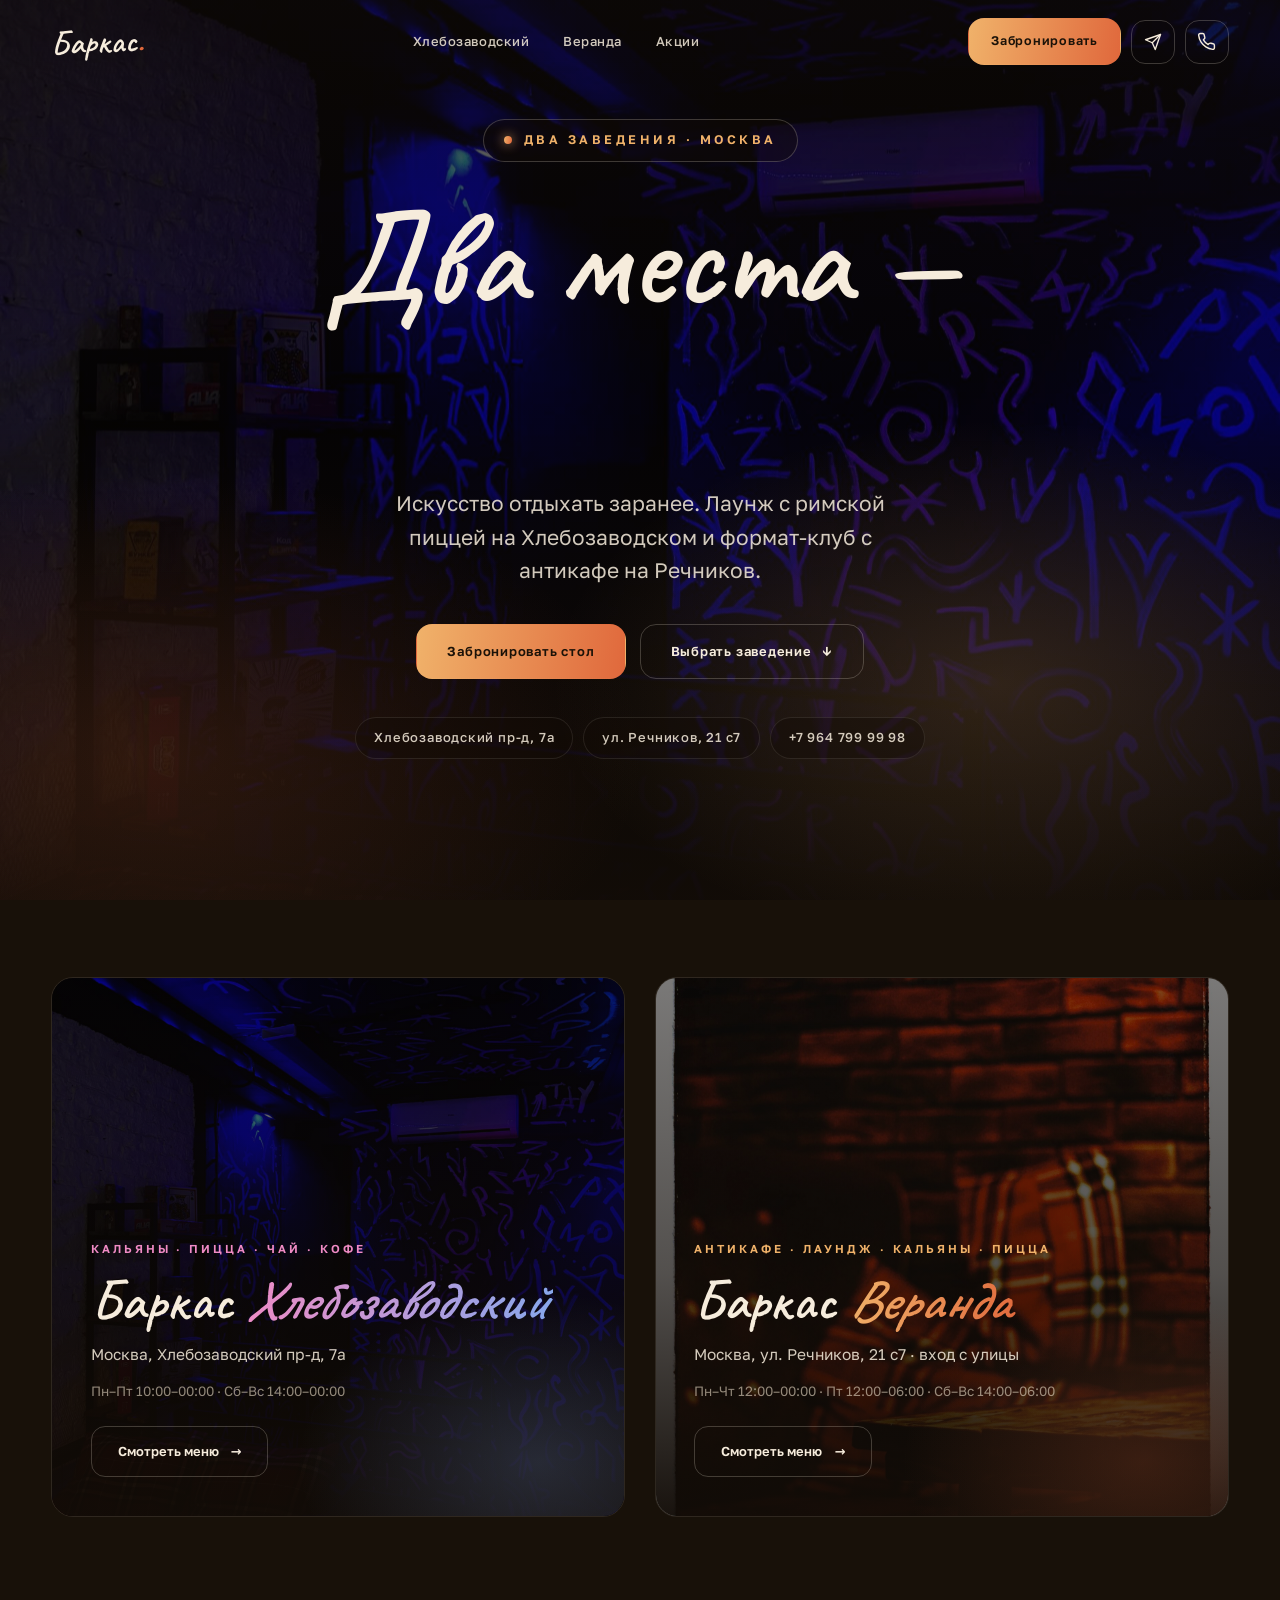
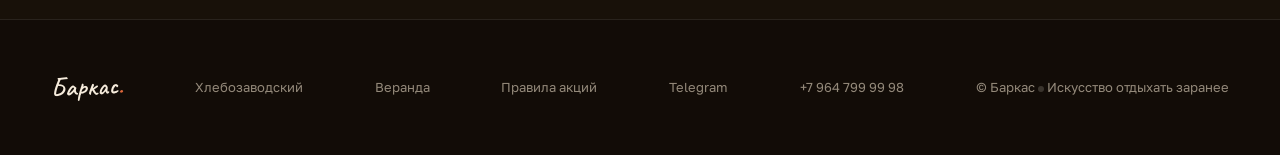
<file: index.html>
<!DOCTYPE html>
<html lang="ru">
<head>
<meta charset="UTF-8">
<meta name="viewport" content="width=device-width, initial-scale=1.0">
<title>Баркас — сеть заведений | Хлебозаводский и Веранда</title>
<meta name="description" content="Баркас — искусство отдыхать заранее. Два заведения в Москве: Баркас Хлебозаводский (Хлебозаводский пр-д, 7а) и Баркас Веранда (ул. Речников, 21 с7).">
<meta name="theme-color" content="#120c07">
<meta property="og:title" content="Баркас — два места, одна философия">
<meta property="og:description" content="Лаунж с римской пиццей на Хлебозаводском и формат-клуб с антикафе на Речников. Бронь: +7 964 799 99 98">
<meta property="og:type" content="website">
<meta property="og:locale" content="ru_RU">
<meta property="og:image" content="https://barkas-menu.surge.sh/barkas_files/hero.jpg">
<link rel="icon" href='data:image/svg+xml,<svg xmlns="http://www.w3.org/2000/svg" viewBox="0 0 64 64"><rect width="64" height="64" rx="16" fill="%23181109"/><text x="32" y="46" font-family="Comic Sans MS,cursive" font-size="30" fill="%23f0b26a" text-anchor="middle">Б.</text></svg>'>
<link rel="preload" as="image" href="barkas_files/hero.jpg">
<link rel="stylesheet" href="fonts/gf-local.css">
<link rel="stylesheet" href="assets/site.css?v=20261103">
</head>
<body>

<a class="skip-link" href="#venues">К выбору заведения</a>

<header class="header" id="header">
  <div class="header__in">
    <a class="logo" href="index.html">Баркас<span>.</span></a>
    <nav class="nav" id="nav" aria-label="Заведения">
      <a href="barkas.html">Хлебозаводский</a>
      <a href="barkas-veranda.html">Веранда</a>
      <a href="promos.html">Акции</a>
    </nav>
    <div class="header__actions">
      <a class="btn btn--solid header__book" href="#" data-open="bookModal" style="padding:12px 22px;font-size:12.5px"><span>Забронировать</span></a>
      <button class="icon-btn" id="tgBtn" aria-haspopup="true" aria-expanded="false" aria-label="Telegram">
        <svg width="18" height="18" viewBox="0 0 24 24" fill="none" stroke="currentColor" stroke-width="1.8" stroke-linecap="round" stroke-linejoin="round"><path d="M22 2 15 22l-4-9-9-4 20-7z"/><path d="M22 2 11 13"/></svg>
      </button>
      <div class="tg-pop" id="tgPop" role="menu">
        <p class="tg-pop__title">Выберите, куда зайти</p>
        <a href="https://t.me/BarkasLounge" target="_blank" rel="noopener" role="menuitem">
          <svg width="20" height="20" viewBox="0 0 24 24" fill="none" stroke="currentColor" stroke-width="1.8" stroke-linecap="round" stroke-linejoin="round"><path d="M17 21v-2a4 4 0 0 0-4-4H5a4 4 0 0 0-4 4v2"/><circle cx="9" cy="7" r="4"/><path d="M23 21v-2a4 4 0 0 0-3-3.87"/><path d="M16 3.13a4 4 0 0 1 0 7.75"/></svg>
          <span><b>Канал Баркас</b><small>Анонсы и новости</small></span>
        </a>
        <a href="https://t.me/Barkaslounge_bot" target="_blank" rel="noopener" role="menuitem">
          <svg width="20" height="20" viewBox="0 0 24 24" fill="none" stroke="currentColor" stroke-width="1.8" stroke-linecap="round" stroke-linejoin="round"><path d="M12 8V4H8"/><rect x="4" y="8" width="16" height="12" rx="2"/><path d="M2 14h2"/><path d="M20 14h2"/><path d="M15 13v2"/><path d="M9 13v2"/></svg>
          <span><b>Бот @Barkaslounge_bot</b><small>Бронь стола и связь с нами</small></span>
        </a>
      </div>
      <a class="icon-btn" href="tel:+79647999998" aria-label="Позвонить"><svg width="19" height="19" viewBox="0 0 24 24" fill="none" stroke="currentColor" stroke-width="1.8" stroke-linecap="round" stroke-linejoin="round"><path d="M22 16.92v3a2 2 0 0 1-2.18 2 19.79 19.79 0 0 1-8.63-3.07 19.5 19.5 0 0 1-6-6 19.79 19.79 0 0 1-3.07-8.67A2 2 0 0 1 4.11 2h3a2 2 0 0 1 2 1.72c.127.96.361 1.903.7 2.81a2 2 0 0 1-.45 2.11L8.09 9.91a16 16 0 0 0 6 6l1.27-1.27a2 2 0 0 1 2.11-.45c.907.339 1.85.573 2.81.7A2 2 0 0 1 22 16.92z"/></svg></a>
      <button class="burger" id="burger" aria-label="Меню" aria-expanded="false"><span></span></button>
    </div>
  </div>
</header>

<main id="top">

  <section class="hero hero--center">
    <div class="hero__bg" data-parallax="0.16" role="presentation" style="background-image:url('barkas_files/hero.jpg')"></div>
    <div class="hero__veil" role="presentation"></div>
    <div class="hero__in">
      <p class="hero__eyebrow">Два заведения · Москва</p>
      <h1 class="hero__title"><span data-split>Два места —</span><br><em data-split>одна философия</em></h1>
      <p class="hero__sub">Искусство отдыхать заранее. Лаунж с римской пиццей на Хлебозаводском и формат-клуб с антикафе на Речников.</p>
      <div class="hero__cta">
        <a class="btn btn--solid" href="#" data-open="bookModal"><span>Забронировать стол</span></a>
        <a class="btn btn--ghost" href="#venues"><span>Выбрать заведение</span><i>↓</i></a>
      </div>
      <div class="hero__meta">
        <span>Хлебозаводский пр-д, 7а</span>
        <span>ул. Речников, 21 с7</span>
        <a href="tel:+79647999998">+7 964 799 99 98</a>
      </div>
    </div>
  </section>

  <section class="venues" id="venues">
    <a class="venue-card reveal" href="barkas.html">
      <div class="venue-card__bg" style="background-image:url('barkas_files/hero.jpg')" role="presentation"></div>
      <div class="venue-card__veil" role="presentation"></div>
      <div class="venue-card__body">
        <p class="venue-card__kind">Кальяны · Пицца · Чай · Кофе</p>
        <h2 class="venue-card__name">Баркас <em>Хлебозаводский</em></h2>
        <p class="venue-card__addr">Москва, Хлебозаводский пр-д, 7а</p>
        <p class="venue-card__hours">Пн–Пт 10:00–00:00 · Сб–Вс 14:00–00:00</p>
        <span class="venue-card__btn"><span>Смотреть меню</span><i>→</i></span>
      </div>
    </a>

    <a class="venue-card venue-card--vr reveal" href="barkas-veranda.html">
      <div class="venue-card__bg" style="background-image:url('barkas-veranda_files/v-hero.jpg')" role="presentation"></div>
      <div class="venue-card__veil" role="presentation"></div>
      <div class="venue-card__body">
        <p class="venue-card__kind">Антикафе · Лаундж · Кальяны · Пицца</p>
        <h2 class="venue-card__name">Баркас <em>Веранда</em></h2>
        <p class="venue-card__addr">Москва, ул. Речников, 21 с7 · вход с улицы</p>
        <p class="venue-card__hours">Пн–Чт 12:00–00:00 · Пт 12:00–06:00 · Сб–Вс 14:00–06:00</p>
        <span class="venue-card__btn"><span>Смотреть меню</span><i>→</i></span>
      </div>
    </a>
  </section>

</main>

<footer class="footer">
  <div class="footer__in">
    <a class="footer__logo" href="index.html">Баркас<span>.</span></a>
    <a href="barkas.html">Хлебозаводский</a>
    <a href="barkas-veranda.html">Веранда</a>
    <a href="promos.html">Правила акций</a>
    <a href="https://t.me/BarkasLounge" target="_blank" rel="noopener">Telegram</a>
    <a href="tel:+79647999998">+7 964 799 99 98</a>
    <p>© Баркас <span class="admin-dot" id="adminDot"></span> Искусство отдыхать заранее</p>
  </div>
</footer>

<div class="overlay" id="bookModal" role="dialog" aria-modal="true" aria-label="Бронирование стола">
  <div class="modal">
    <button class="modal__close" data-close aria-label="Закрыть">✕</button>
    <h3 class="modal__title">Бронь стола</h3>
    <p class="modal__sub">Подтвердим бронь по телефону</p>
    <div class="seg" id="bkSeg">
      <button type="button" class="active" data-mode="phone">По телефону</button>
      <button type="button" data-mode="form">Онлайн-форма</button>
    </div>
    <div id="bkPhoneView">
      <a class="btn btn--solid" style="width:100%" href="tel:+79647999998">Позвонить: +7 964 799 99 98</a>
      <p class="modal__note">Хлебозаводский: Пн–Пт 10:00–00:00, Сб–Вс 14:00–00:00. Веранда: Пн–Чт 12:00–00:00, Пт 12:00–06:00, Сб–Вс 14:00–06:00.</p>
    </div>
    <div id="bkFormView" style="display:none">
      <form id="bookForm" novalidate>
        <input class="hp" id="bkHp" tabindex="-1" autocomplete="off" aria-hidden="true">
        <div class="field">
          <label for="bkVenue">Заведение</label>
          <select id="bkVenue">
            <option value="khleb">Баркас Хлебозаводский · Хлебозаводский пр-д, 7а</option>
            <option value="veranda">Баркас Веранда · ул. Речников, 21 с7</option>
          </select>
        </div>
        <div class="field-row">
          <div class="field" id="bkDateF">
            <label for="bkDate">Дата</label>
            <input type="date" id="bkDate">
            <p class="err"></p>
          </div>
          <div class="field" id="bkTimeF">
            <label for="bkTime">Время</label>
            <select id="bkTime"></select>
            <p class="err"></p>
          </div>
        </div>
        <div class="field" id="bkNameF">
          <label for="bkName">Имя</label>
          <input id="bkName" type="text" autocomplete="name" placeholder="Как к вам обращаться">
          <p class="err"></p>
        </div>
        <div class="field" id="bkPhoneF">
          <label for="bkPhone">Телефон</label>
          <input id="bkPhone" type="tel" inputmode="tel" autocomplete="tel" placeholder="+7 (999) 123-45-67">
          <p class="err"></p>
        </div>
        <div class="field">
          <label for="bkGuests">Гостей</label>
          <div class="stepper">
            <button type="button" id="bkGuestsMinus" aria-label="Меньше">−</button>
            <output id="bkGuestsOut" aria-hidden="true">4</output>
            <button type="button" id="bkGuestsPlus" aria-label="Больше">+</button>
          </div>
          <input type="hidden" id="bkGuests" value="4">
        </div>
        <p class="form-msg" id="bookMsg"></p>
        <button class="btn btn--solid" type="submit" style="width:100%">Забронировать</button>
        <p class="modal__note">Мы позвоним вам для подтверждения брони.</p>
      </form>
    </div>
  </div>
</div>

<div class="overlay" id="loginModal" role="dialog" aria-modal="true" aria-label="Вход для сотрудников">
  <div class="modal">
    <button class="modal__close" data-close aria-label="Закрыть">✕</button>
    <h3 class="modal__title">Панель управления</h3>
    <p class="modal__sub">Доступ только для сотрудников</p>
    <form id="loginForm" novalidate>
      <div class="field">
        <label for="lgUser">Логин</label>
        <input id="lgUser" type="text" autocomplete="username">
      </div>
      <div class="field">
        <label for="lgPass">Пароль</label>
        <input id="lgPass" type="password" autocomplete="current-password">
      </div>
      <p class="form-msg" id="loginMsg"></p>
      <button class="btn btn--solid" type="submit" style="width:100%">Войти</button>
    </form>
  </div>
</div>

<div class="toast" role="status"></div>

<div class="mobilebar">
  <a class="btn btn--solid" href="#" data-open="bookModal"><span>Забронировать</span></a>
  <a class="btn btn--ghost" href="tel:+79647999998"><span>Позвонить</span></a>
</div>

<script src="assets/app.js?v=20261103"></script>

</body>
</html>
</file>
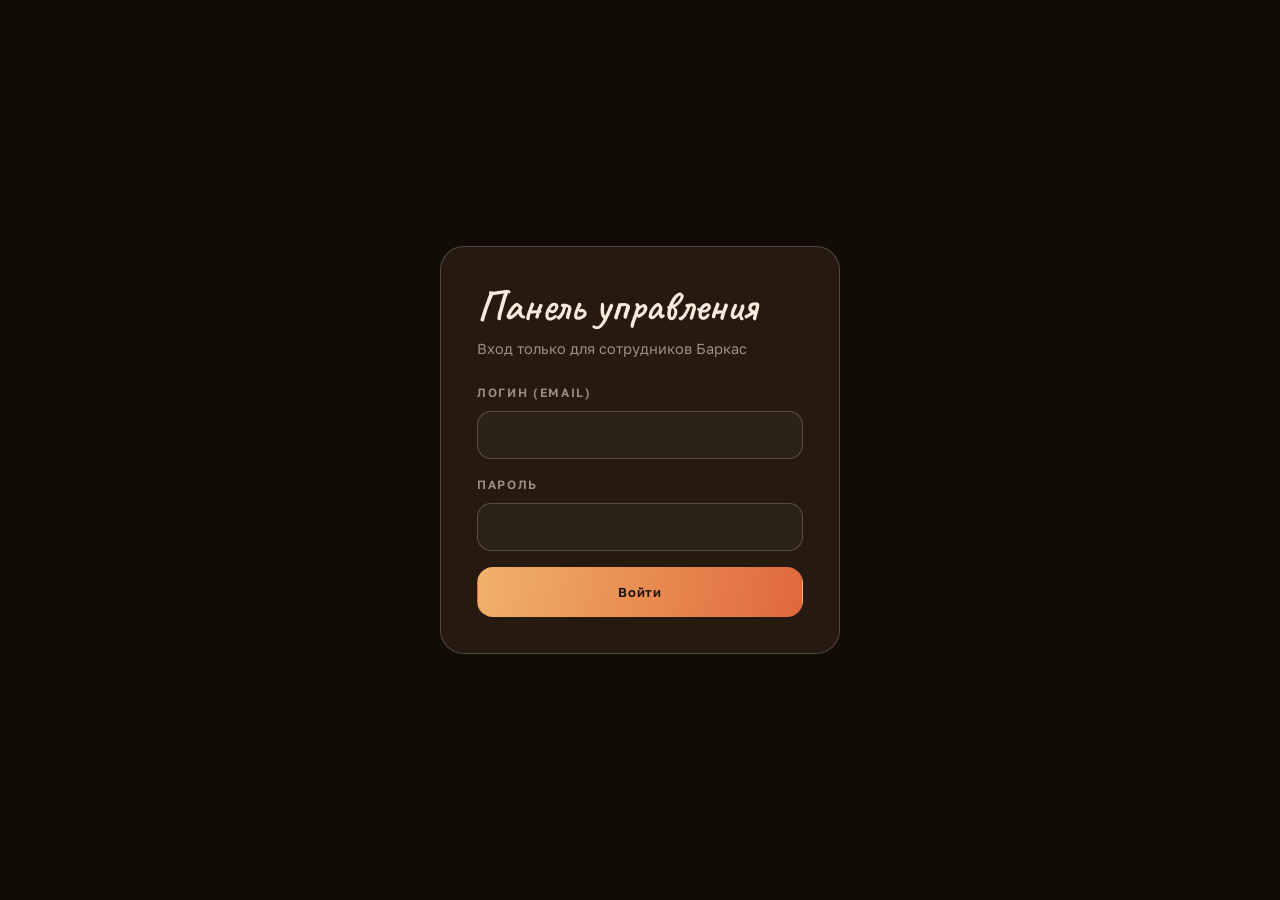
<file: admin.html>
<!DOCTYPE html>
<html lang="ru">
<head>
<meta charset="UTF-8">
<meta name="viewport" content="width=device-width, initial-scale=1.0">
<title>Панель управления — Баркас</title>
<meta name="robots" content="noindex, nofollow">
<meta name="theme-color" content="#120c07">
<link rel="stylesheet" href="fonts/gf-local.css">
<link rel="stylesheet" href="assets/site.css?v=20261103">
<style>
.admin-page{min-height:100vh;background:var(--bg-2)}
.admin-top{border-bottom:1px solid var(--line);background:var(--bg);padding:18px var(--offset-x);display:flex;align-items:center;justify-content:space-between;gap:16px;flex-wrap:wrap}
.admin-tabs{display:flex;gap:8px;flex-wrap:wrap;padding:16px var(--offset-x) 0;max-width:1280px;margin:0 auto}
.admin-tabs button{
  font-size:14px;font-weight:600;color:var(--muted);
  border:1px solid var(--line-strong);border-radius:12px;padding:11px 20px;
  transition:color .25s ease,border-color .25s ease,background .25s ease;
}
.admin-tabs button:hover{color:var(--cream)}
.admin-tabs button.active{background:var(--grad);color:#1b1208;border-color:transparent}
.admin-body{max-width:1280px;margin:0 auto;padding:24px var(--offset-x) 80px}
.panel{display:none}
.panel.active{display:block}
.row-list{border:1px solid var(--line);border-radius:var(--radius);overflow:hidden}
.row-item{
  display:flex;align-items:center;gap:14px;flex-wrap:wrap;
  padding:14px 18px;border-bottom:1px solid var(--line);
  background:var(--card);font-size:14.5px;
}
.row-item:last-child{border-bottom:0}
.row-item .grow{flex:1;min-width:180px}
.row-item small{color:var(--muted);display:block}
.mini{font-size:12.5px;font-weight:600;padding:8px 14px;border-radius:10px;border:1px solid var(--line-strong);color:var(--cream-soft);transition:color .2s ease,border-color .2s ease}
.mini:hover{color:var(--a1);border-color:var(--a1)}
.mini--warn:hover{color:#ffb59c;border-color:#e0683c}
.editor{margin-top:20px;border:1px solid var(--line-strong);border-radius:var(--radius);background:var(--card);padding:clamp(20px,2.5vw,32px)}
.editor h3{font-family:var(--font-display);font-weight:600;font-size:32px;margin-bottom:16px}
.grid2{display:grid;grid-template-columns:1fr 1fr;gap:0 16px}
.grid3{display:grid;grid-template-columns:repeat(3,1fr);gap:0 16px}
.check{display:flex;align-items:center;gap:10px;font-size:14.5px;color:var(--cream-soft);margin-bottom:16px}
.check input{width:18px;height:18px;accent-color:#e0683c}
.actions{display:flex;gap:12px;flex-wrap:wrap;margin-top:6px}
.gal-item{display:flex;gap:16px;align-items:flex-start;flex-wrap:wrap}
.gal-item img{width:110px;height:140px;object-fit:cover;border-radius:12px;border:1px solid var(--line)}
.gal-fields{display:flex;flex-direction:column;gap:10px;flex:1;min-width:220px}
.gal-fields .field{margin-bottom:0}
.bk-status{padding:5px 10px;border-radius:8px;font-size:12px;font-weight:600}
.st-new{background:rgba(240,178,106,.15);color:var(--a1)}
.st-confirmed{background:rgba(120,200,120,.15);color:#9fd69f}
.st-cancelled{background:rgba(224,104,60,.15);color:#ffb59c}
table{width:100%;border-collapse:collapse;font-size:14px}
th,td{text-align:left;padding:10px 12px;border-bottom:1px solid var(--line)}
th{color:var(--muted);font-size:11.5px;letter-spacing:.14em;text-transform:uppercase}
.login-wrap{min-height:100vh;display:flex;align-items:center;justify-content:center;padding:20px}
.login-wrap .modal{max-width:400px}
.hint{font-size:12.5px;color:var(--muted);margin-top:8px}
@media (max-width:720px){.grid2,.grid3{grid-template-columns:1fr}}
</style>
</head>
<body class="admin-page">

<div class="login-wrap" id="loginView">
  <div class="modal">
    <h3 class="modal__title">Панель управления</h3>
    <p class="modal__sub">Вход только для сотрудников Баркас</p>
    <form id="adminLoginForm" novalidate>
      <div class="field">
        <label for="alEmail">Логин (email)</label>
        <input id="alEmail" type="email" autocomplete="username">
      </div>
      <div class="field">
        <label for="alPass">Пароль</label>
        <input id="alPass" type="password" autocomplete="current-password">
      </div>
      <p class="form-msg" id="alMsg"></p>
      <button class="btn btn--solid" type="submit" style="width:100%">Войти</button>
    </form>
  </div>
</div>

<div id="appView" style="display:none">
  <div class="admin-top">
    <a class="logo" href="index.html">Баркас<span>.</span></a>
    <div style="display:flex;gap:10px;align-items:center;flex-wrap:wrap">
      <span style="font-size:13px;color:var(--muted)" id="whoami"></span>
      <button class="mini" id="btnLogout">Выйти</button>
    </div>
  </div>

  <div class="admin-tabs" id="tabs">
    <button data-tab="menu" class="active">Меню</button>
    <button data-tab="gallery">Галерея «Наш вайб»</button>
    <button data-tab="promos">Акции</button>
    <button data-tab="bookings">Брони</button>
    <button data-tab="settings" id="tabSettings" style="display:none">Настройки</button>
  </div>

  <div class="admin-body">

    <section class="panel active" id="tab-menu">
      <div style="display:flex;gap:10px;flex-wrap:wrap;margin-bottom:16px">
        <select id="fltVenue" class="field" style="width:auto;margin:0;padding:10px 14px">
          <option value="">Все площадки</option>
          <option value="khleb">Хлебозаводский</option>
          <option value="veranda">Веранда</option>
        </select>
        <select id="fltCat" class="field" style="width:auto;margin:0;padding:10px 14px">
          <option value="">Все категории</option>
          <option value="hookah">Кальяны</option>
          <option value="pizza">Пицца</option>
          <option value="tea">Чай</option>
          <option value="coffee">Кофе</option>
        </select>
        <button class="btn btn--solid" id="btnNewItem" style="padding:10px 20px">Добавить позицию</button>
      </div>
      <div class="row-list" id="menuList"></div>
      <div class="editor" id="menuEditor" style="display:none">
        <h3 id="mfHead">Позиция</h3>
        <input type="hidden" id="mf_id">
        <div class="grid2">
          <div class="field"><label>Название</label><input id="mf_name"></div>
          <div class="field"><label>Бейдж (Хит / Новинка, необязательно)</label><input id="mf_badge" placeholder="Хит"></div>
          <div class="field"><label>Площадка</label>
            <select id="mf_venue"><option value="khleb">Хлебозаводский</option><option value="veranda">Веранда</option><option value="both">Обе</option></select>
          </div>
          <div class="field"><label>Категория (шаблон)</label>
            <select id="mf_cat"><option value="hookah">Кальяны</option><option value="pizza">Пицца</option><option value="tea">Чай</option><option value="coffee">Кофе</option></select>
          </div>
        </div>
        <div class="field"><label>Описание</label><textarea id="mf_desc" rows="3"></textarea></div>
        <div class="grid3">
          <div class="field"><label>Цена, ₽</label><input id="mf_price" type="number" min="0" inputmode="numeric"></div>
          <div class="field mf-coffee"><label>Цена S, ₽</label><input id="mf_ps" type="number" min="0" inputmode="numeric"></div>
          <div class="field mf-coffee"><label>Цена M, ₽</label><input id="mf_pm" type="number" min="0" inputmode="numeric"></div>
        </div>
        <div class="grid3">
          <div class="field mf-coffee"><label>Цена L, ₽</label><input id="mf_pl" type="number" min="0" inputmode="numeric"></div>
          <div class="field"><label>Вес, г</label><input id="mf_weight" type="number" min="0" inputmode="numeric"></div>
          <div class="field"><label>Сортировка</label><input id="mf_sort" type="number" inputmode="numeric"></div>
        </div>
        <div class="grid3">
          <div class="field"><label>Ккал (на 100 г)</label><input id="mf_kcal" type="number" min="0" inputmode="numeric"></div>
          <div class="field"><label>Белки</label><input id="mf_prot" type="number" min="0" step="0.1" inputmode="decimal"></div>
          <div class="field"><label>Жиры</label><input id="mf_fat" type="number" min="0" step="0.1" inputmode="decimal"></div>
        </div>
        <div class="grid2">
          <div class="field"><label>Углеводы</label><input id="mf_carb" type="number" min="0" step="0.1" inputmode="decimal"></div>
          <div class="field"><label>Фото (текущее)</label><input id="mf_photo" readonly placeholder="не задано"></div>
        </div>
        <div class="field"><label>Загрузить новое фото (JPEG/PNG, до 8 МБ)</label><input id="mf_file" type="file" accept="image/jpeg,image/png,image/webp"></div>
        <label class="check"><input type="checkbox" id="mf_active" checked> Показывать на сайте</label>
        <p class="form-msg" id="mfMsg"></p>
        <div class="actions">
          <button class="btn btn--solid" id="mfSave">Сохранить</button>
          <button class="btn btn--ghost" id="mfCancel">Отмена</button>
          <button class="mini mini--warn" id="mfDelete" style="display:none">Удалить позицию</button>
        </div>
      </div>
    </section>

    <section class="panel" id="tab-gallery">
      <div style="display:flex;gap:10px;align-items:center;flex-wrap:wrap;margin-bottom:16px">
        <select id="galVenue" class="field" style="width:auto;margin:0;padding:10px 14px">
          <option value="khleb">Хлебозаводский</option>
          <option value="veranda">Веранда</option>
        </select>
        <span class="hint">Фотографии раздела «Наш вайб». Замена/порядок/скрытие — сразу на сайте.</span>
      </div>
      <div class="row-list" id="galList"></div>
      <div class="editor">
        <h3>Добавить фото</h3>
        <div class="grid2">
          <div class="field"><label>Alt-подпись</label><input id="gaAlt" placeholder="Баркас — наш вайб"></div>
          <div class="field"><label>Сортировка</label><input id="gaSort" type="number" inputmode="numeric" value="10"></div>
        </div>
        <div class="field"><label>Файл</label><input id="gaFile" type="file" accept="image/jpeg,image/png,image/webp"></div>
        <p class="form-msg" id="gaMsg"></p>
        <button class="btn btn--solid" id="gaAdd">Добавить</button>
      </div>
    </section>

    <section class="panel" id="tab-promos">
      <div style="margin-bottom:16px">
        <button class="btn btn--solid" id="btnNewPromo" style="padding:10px 20px">Добавить акцию</button>
      </div>
      <div class="row-list" id="promoList"></div>
      <div class="editor" id="promoEditor" style="display:none">
        <h3 id="pfHead">Акция</h3>
        <input type="hidden" id="pf_id">
        <div class="grid2">
          <div class="field"><label>Заголовок</label><input id="pf_title"></div>
          <div class="field"><label>Метка (День рождения, Счастливые часы…)</label><input id="pf_tag"></div>
          <div class="field"><label>Площадка</label>
            <select id="pf_venue"><option value="khleb">Хлебозаводский</option><option value="veranda">Веранда</option><option value="both">Обе</option></select>
          </div>
          <div class="field"><label>Значение (−7%, 2 100 ₽, Подарок…)</label><input id="pf_value"></div>
          <div class="field"><label>Сортировка</label><input id="pf_sort" type="number" inputmode="numeric"></div>
        </div>
        <div class="field"><label>Описание</label><textarea id="pf_desc" rows="2"></textarea></div>
        <div class="field"><label>Условия (страница правил)</label><textarea id="pf_rules" rows="2"></textarea></div>
        <label class="check"><input type="checkbox" id="pf_active" checked> Показывать на сайте</label>
        <p class="form-msg" id="pfMsg"></p>
        <div class="actions">
          <button class="btn btn--solid" id="pfSave">Сохранить</button>
          <button class="btn btn--ghost" id="pfCancel">Отмена</button>
          <button class="mini mini--warn" id="pfDelete" style="display:none">Удалить акцию</button>
        </div>
      </div>
    </section>

    <section class="panel" id="tab-bookings">
      <div class="row-list" id="bkList" style="padding:6px 18px"></div>
    </section>

    <section class="panel" id="tab-settings">
      <div class="editor">
        <h3>Правила акций (страница promos.html)</h3>
        <div class="field"><textarea id="setRules" rows="4"></textarea></div>
        <p class="form-msg" id="setMsg"></p>
        <button class="btn btn--solid" id="setSave">Сохранить правила</button>
      </div>
      <div class="editor" style="margin-top:20px">
        <h3>Telegram-уведомления о бронях</h3>
        <p class="hint" style="margin-bottom:14px">Токен бота хранится в базе и нигде не публикуется. Chat_id можно сменить или очистить в любой момент.</p>
        <div class="grid2">
          <div class="field"><label>Chat ID получателя</label><input id="setChat" placeholder="1087339229"></div>
          <div class="field" style="display:flex;align-items:flex-end"><button class="btn btn--ghost" id="tgTest" style="width:100%">Тест — прислать сообщение</button></div>
        </div>
        <p class="form-msg" id="tgMsg"></p>
        <button class="btn btn--solid" id="chatSave">Сохранить chat_id</button>
      </div>
    </section>

  </div>
</div>

<div class="toast" role="status"></div>
<script src="assets/admin.js?v=20261103"></script>
</body>
</html>
</file>
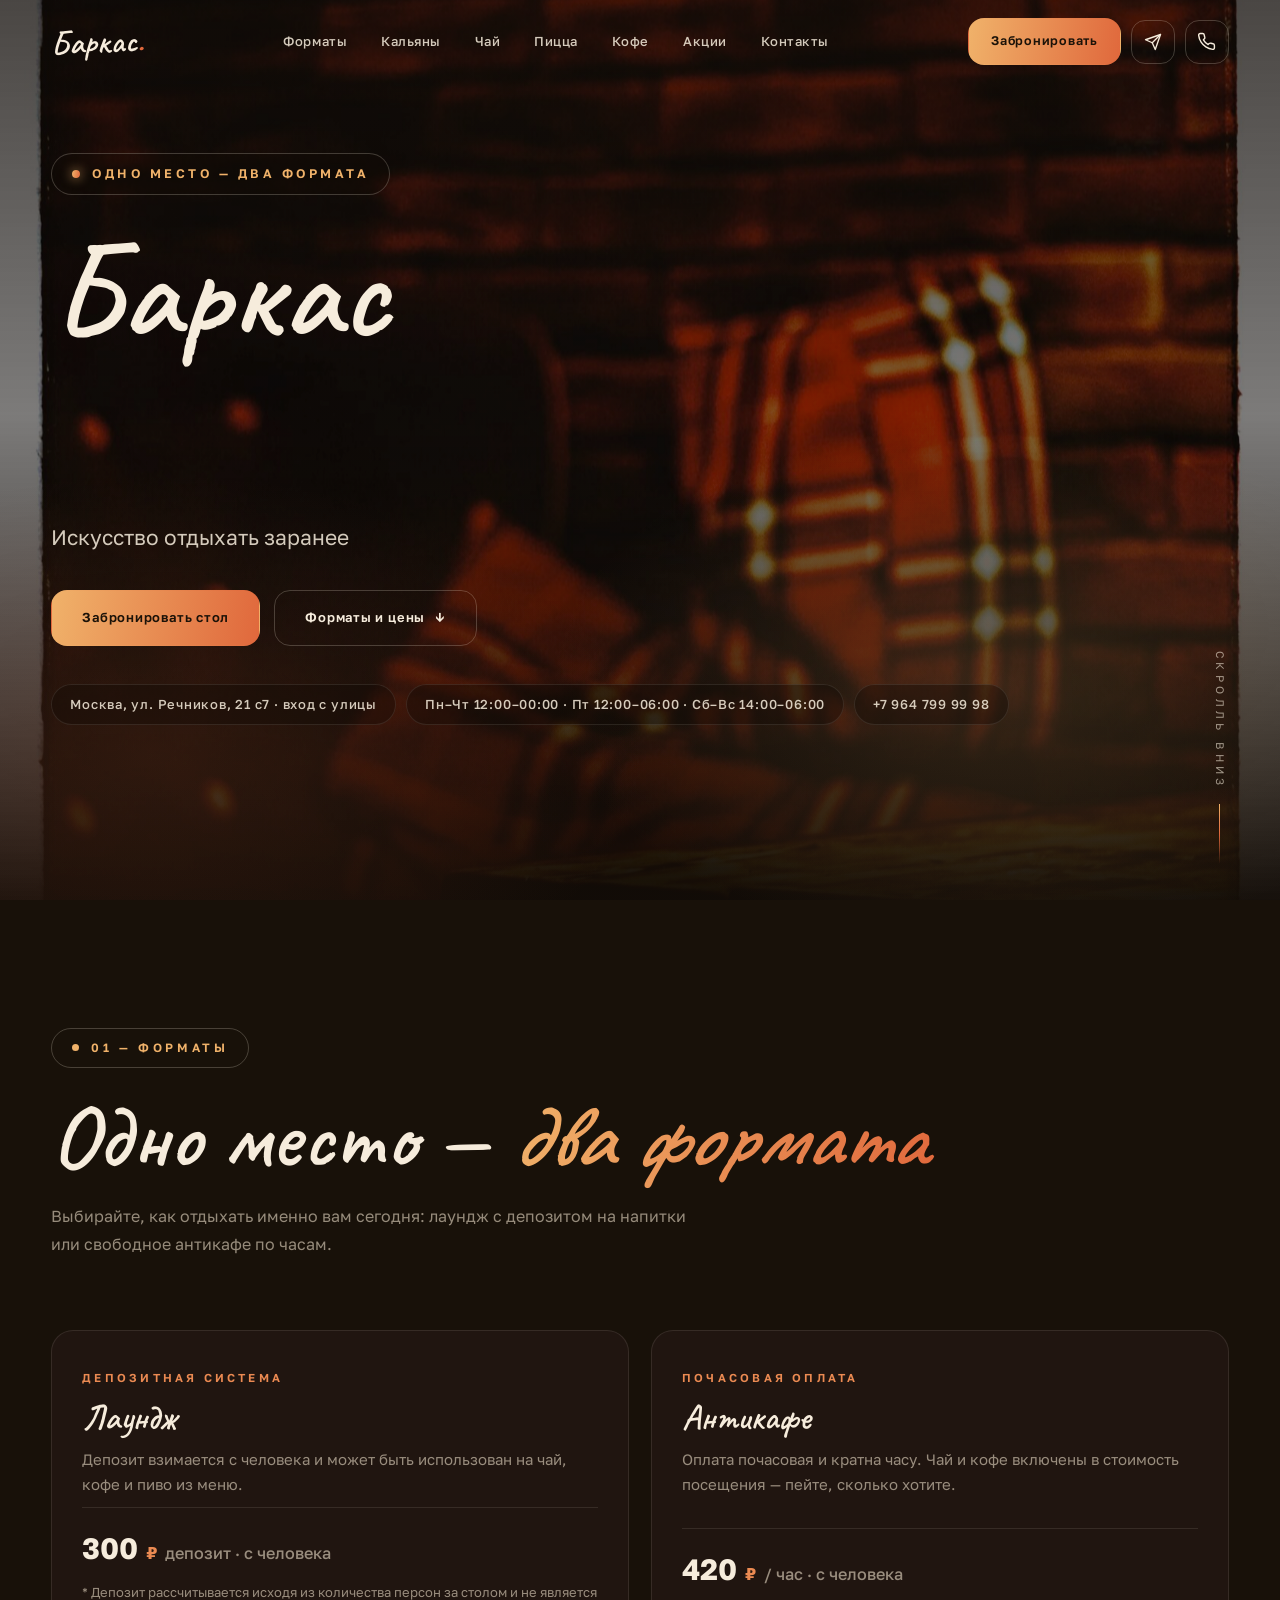
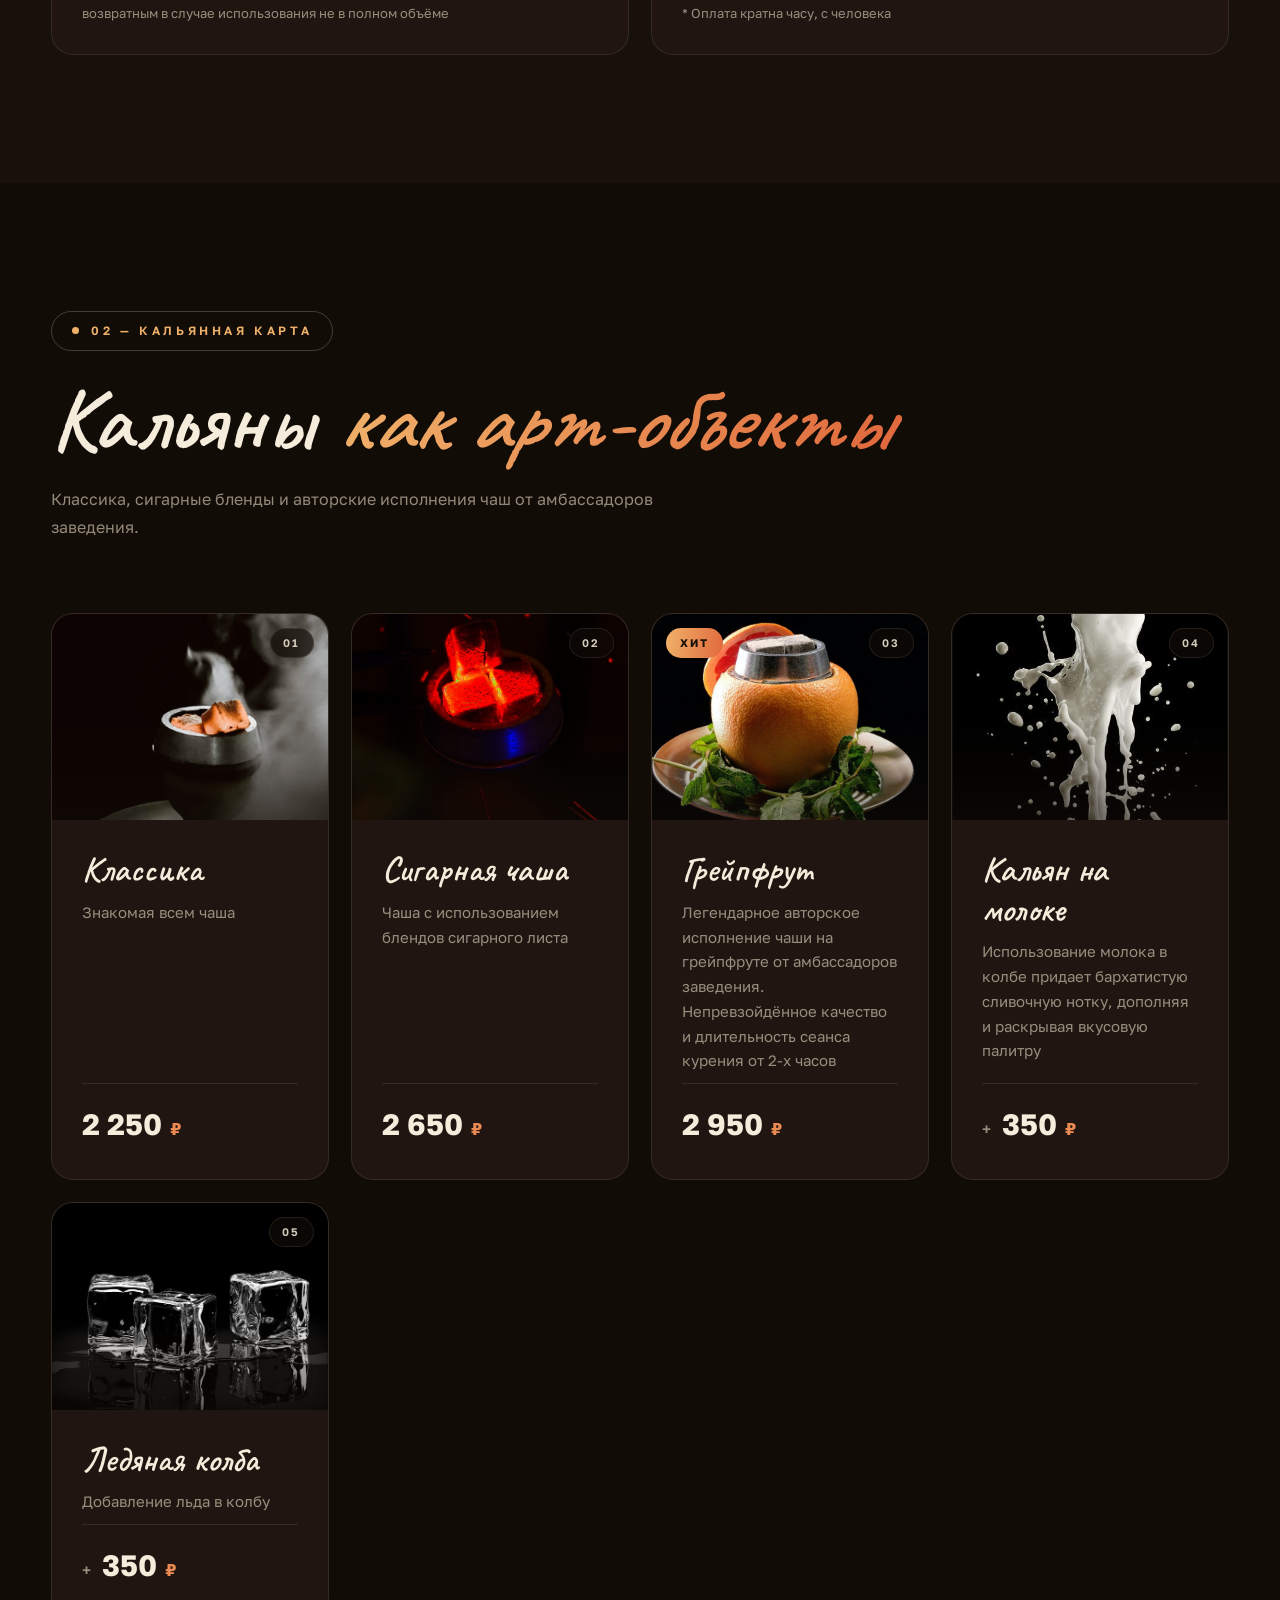
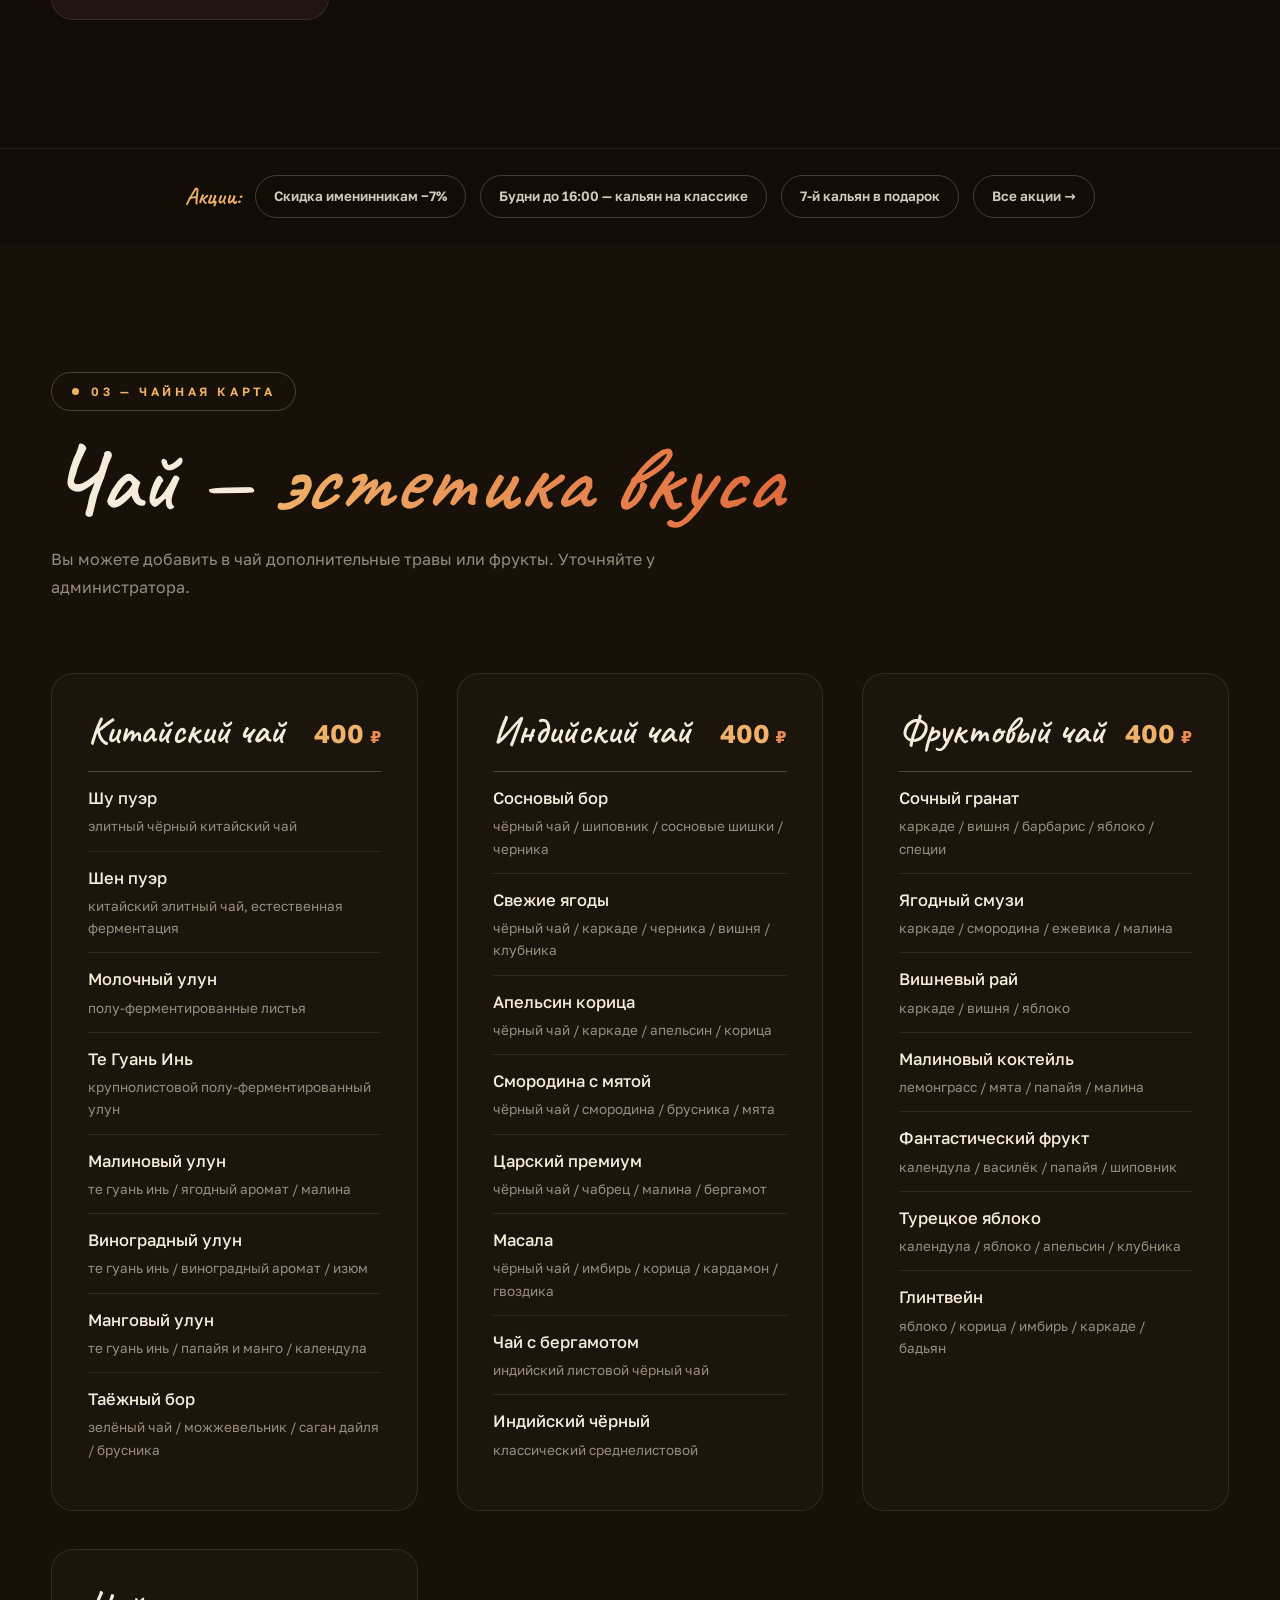
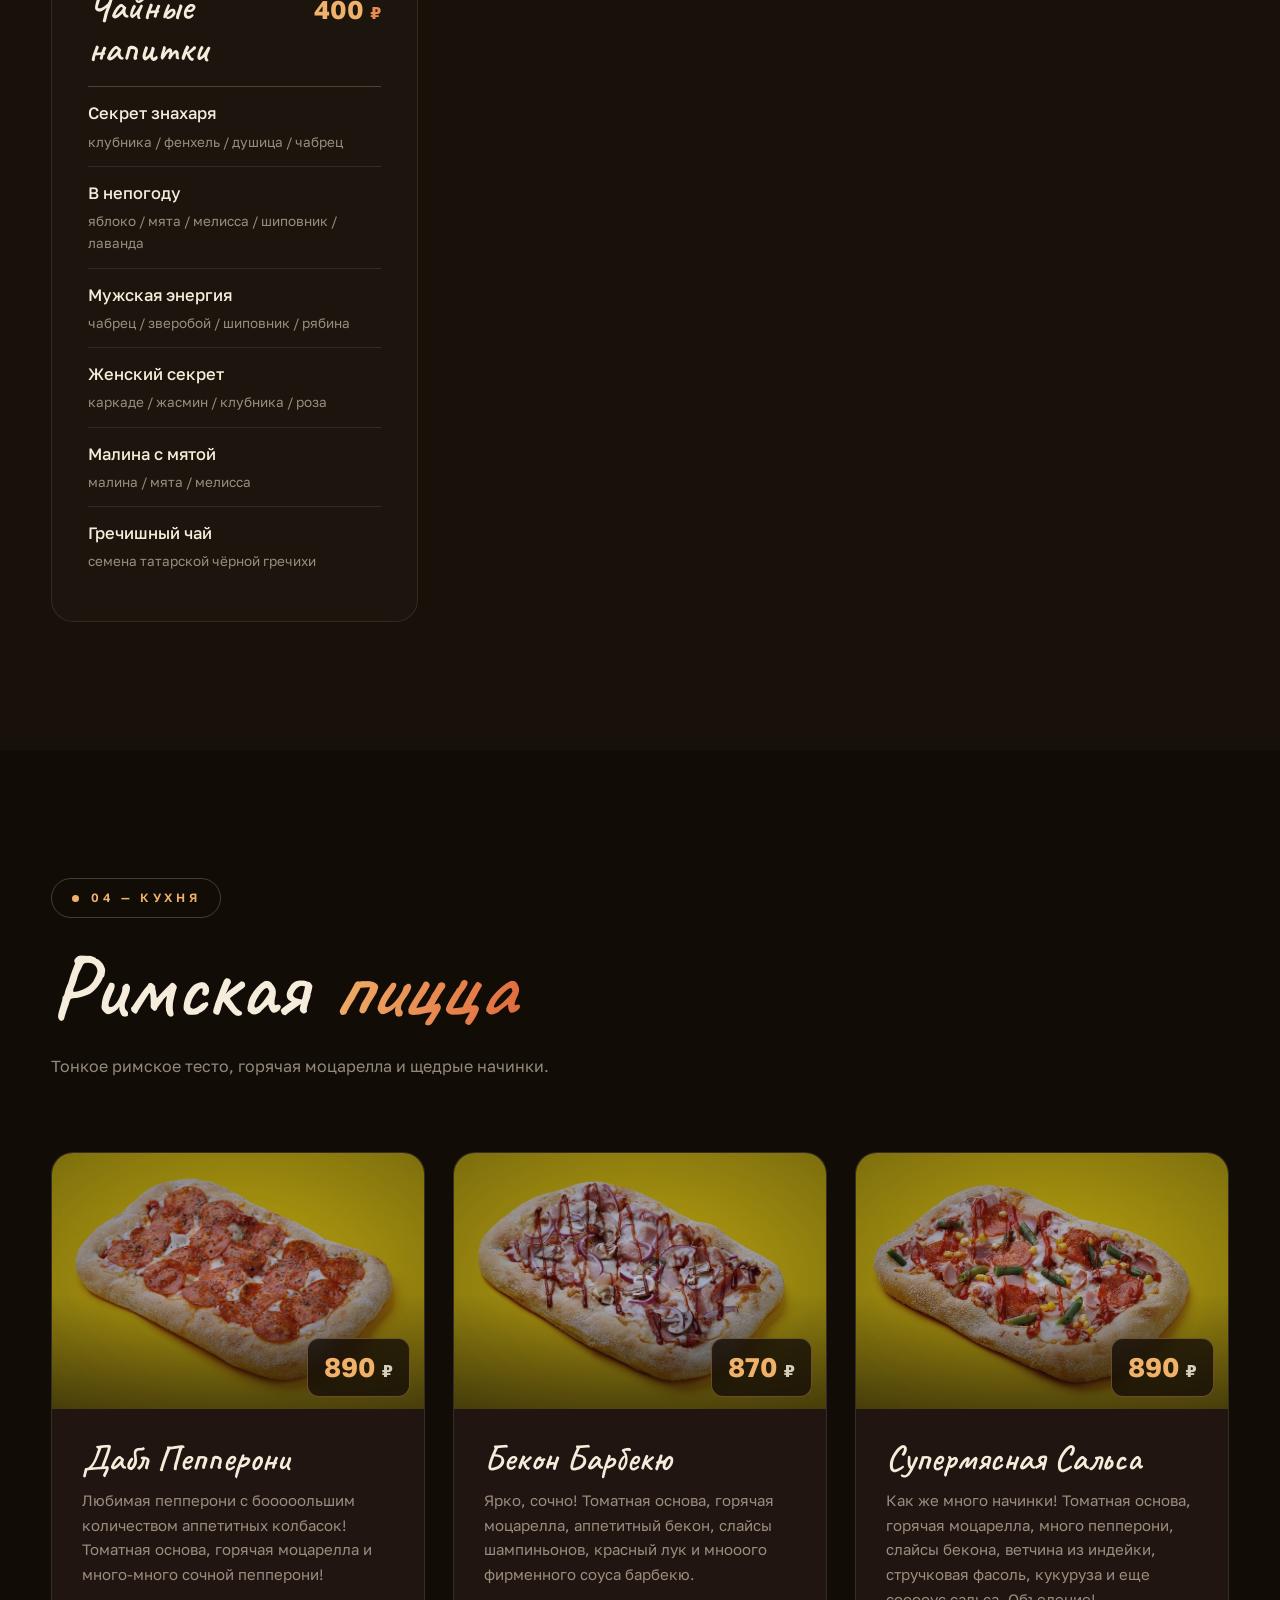
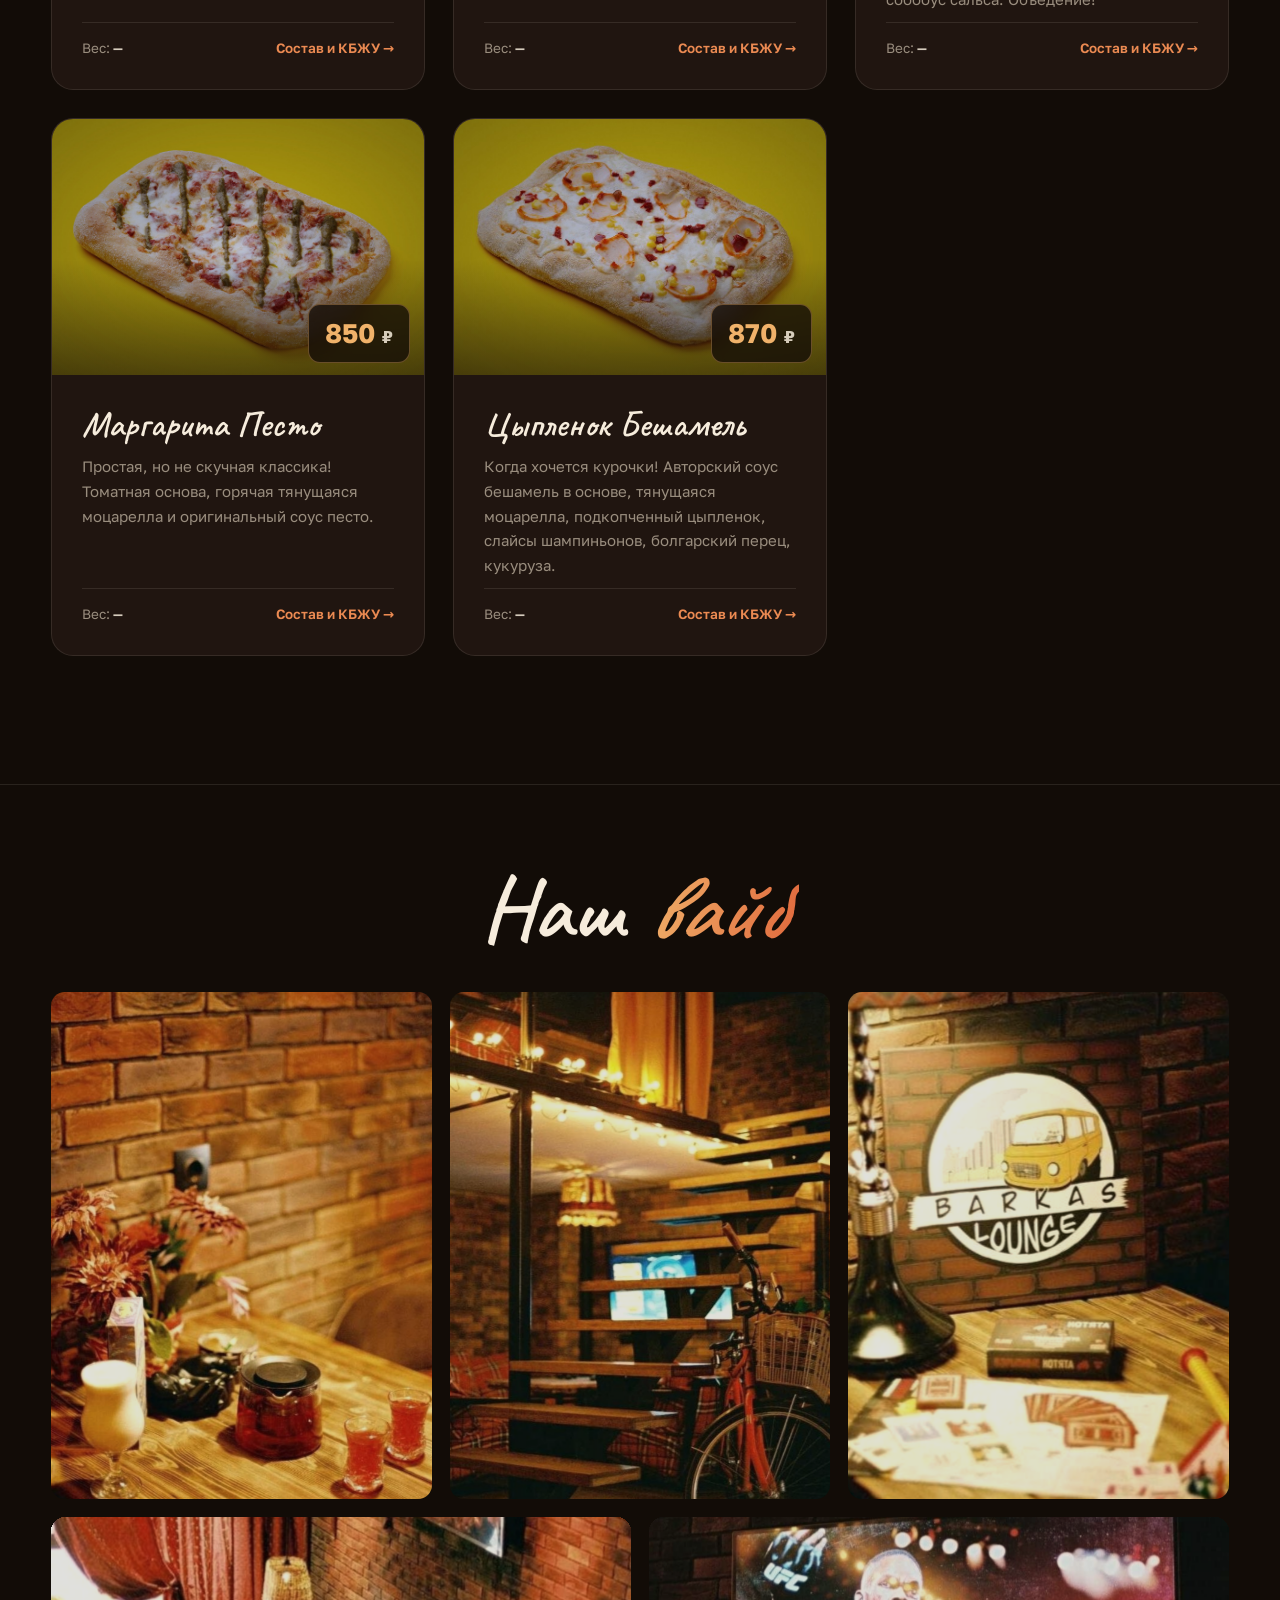
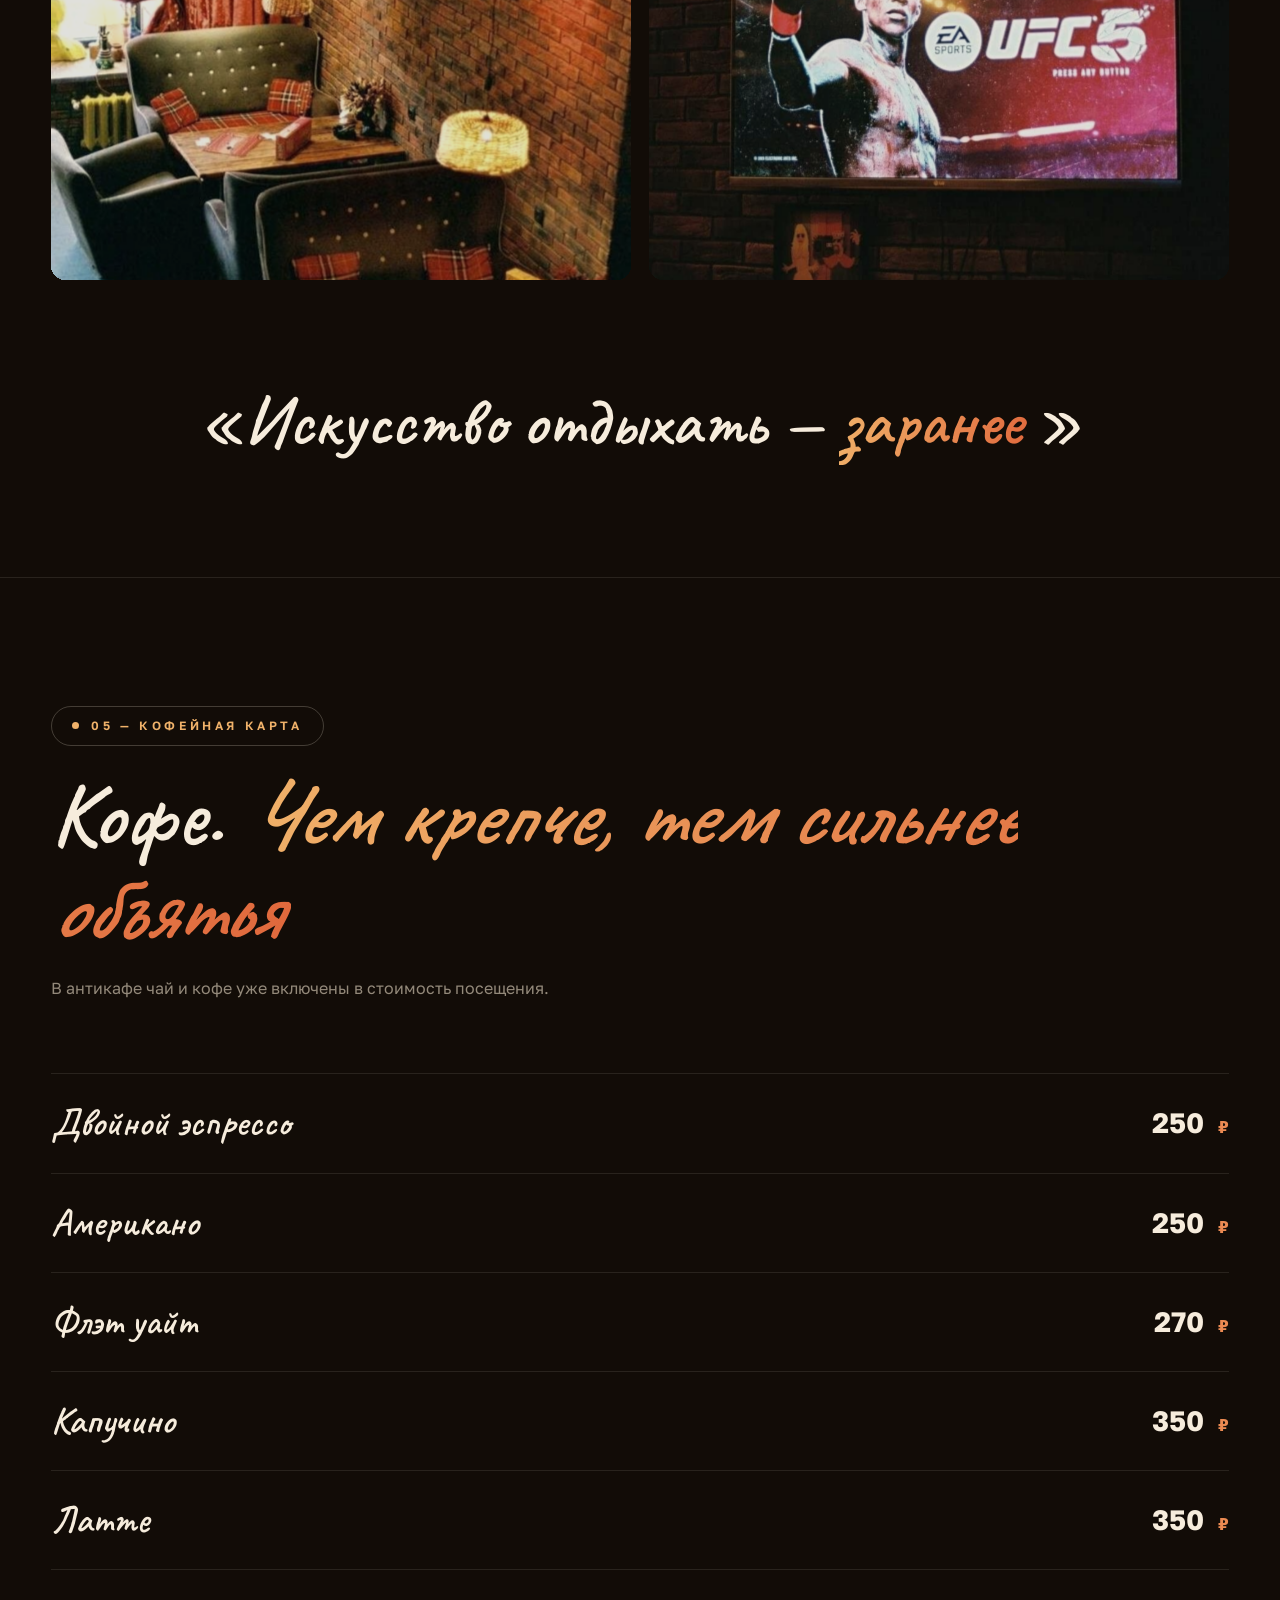
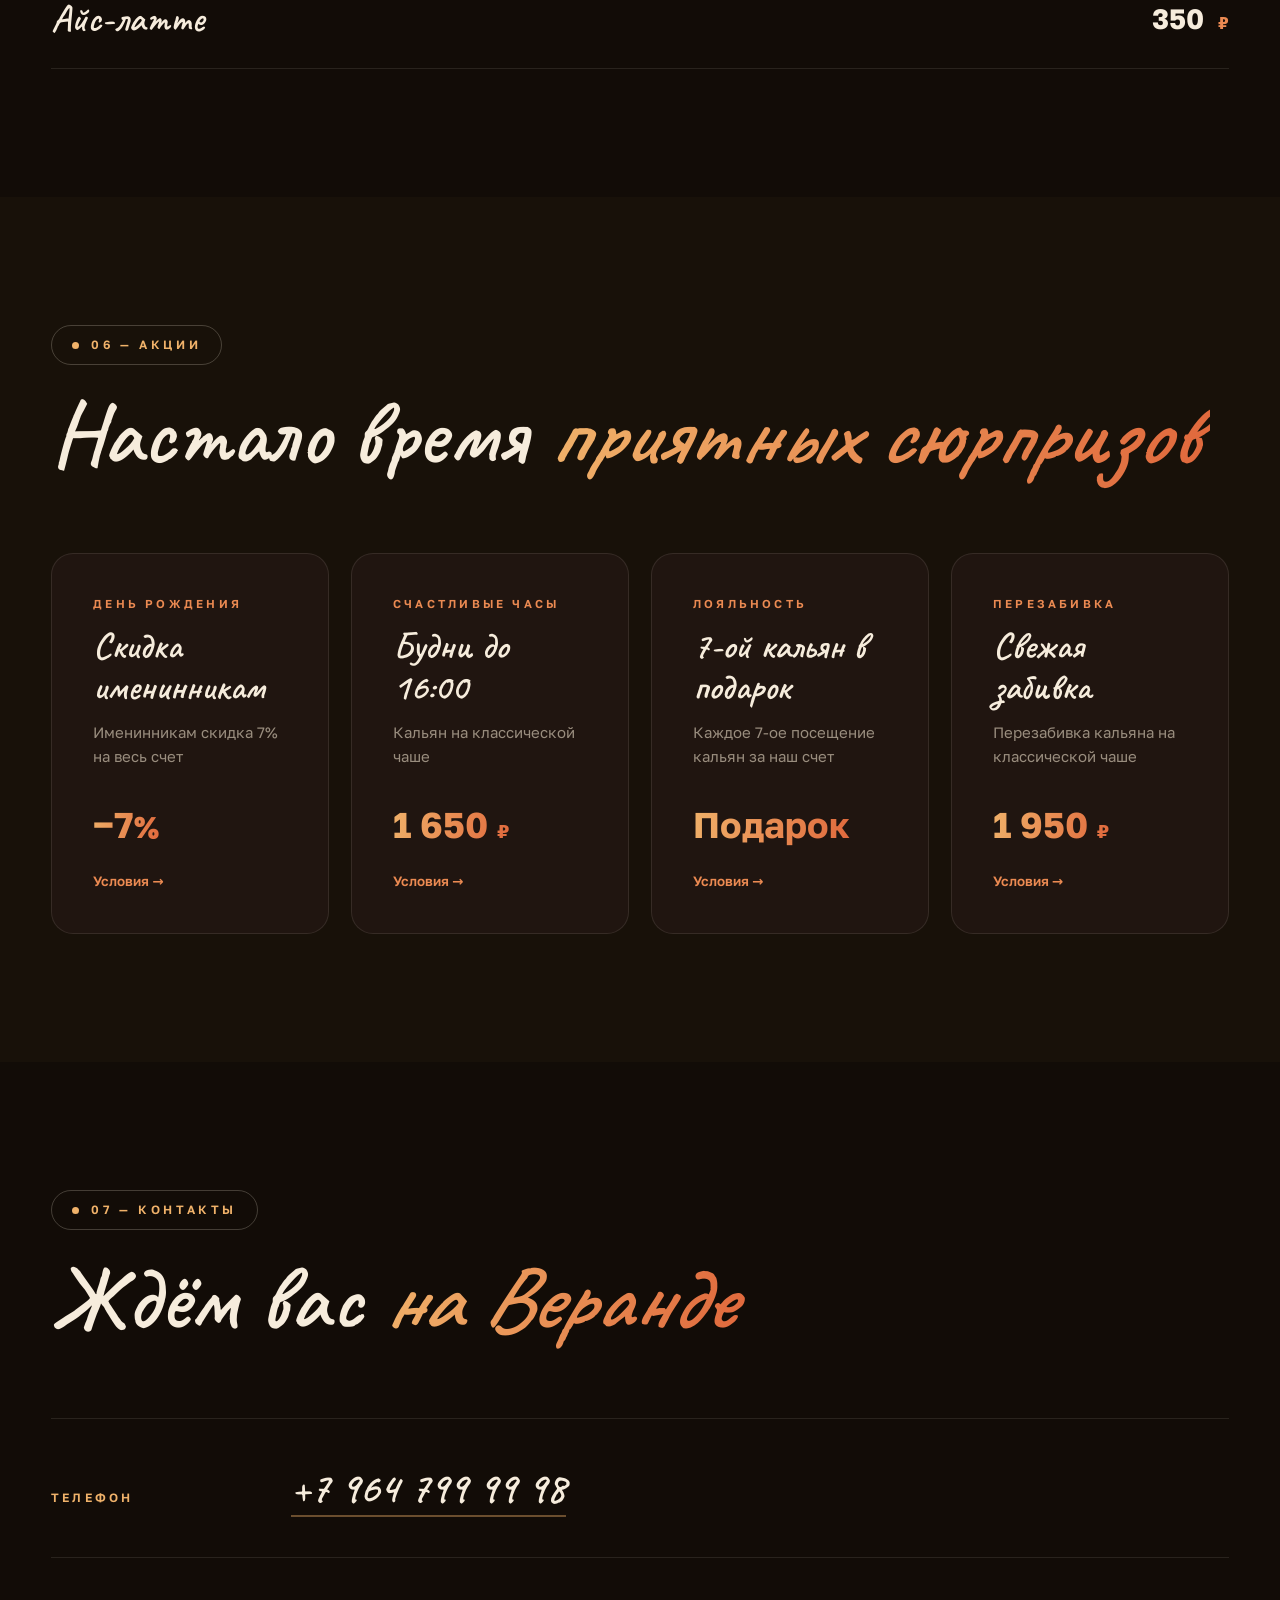
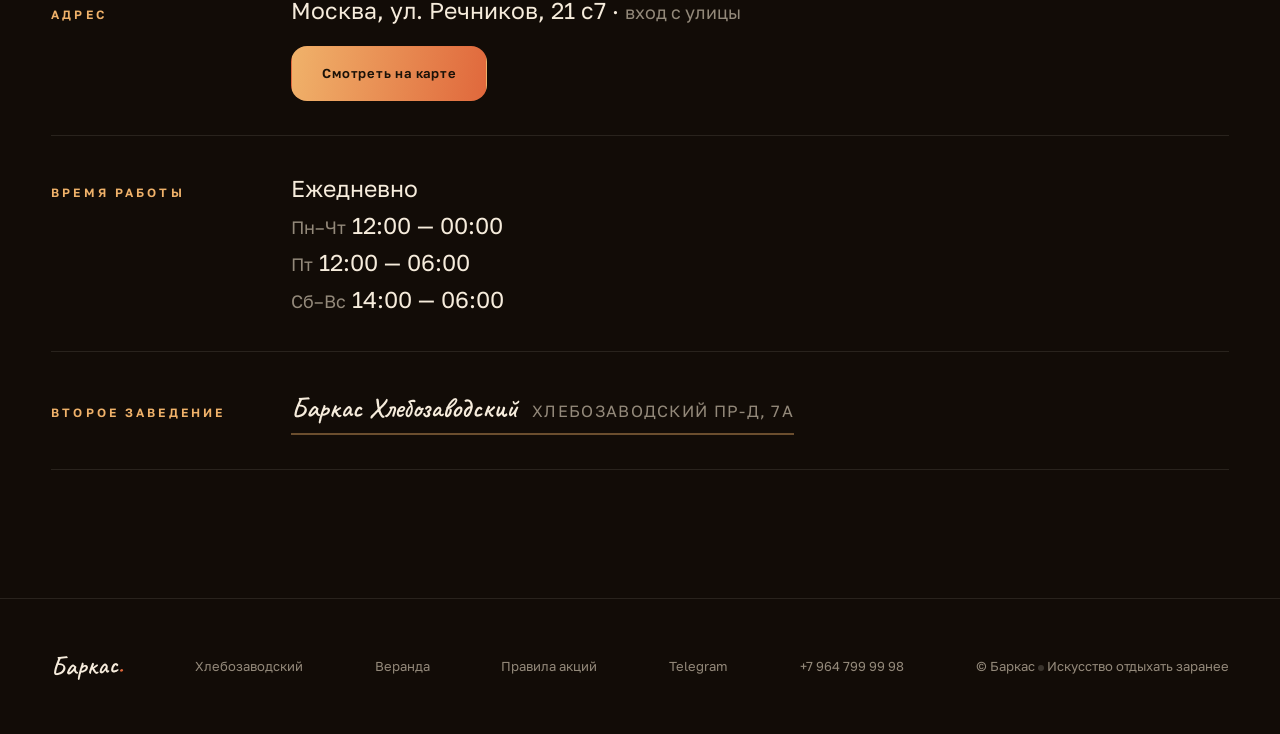
<file: barkas-veranda.html>
<!DOCTYPE html>
<html lang="ru">
<head>
<meta charset="UTF-8">
<meta name="viewport" content="width=device-width, initial-scale=1.0">
<title>Баркас Веранда — кальянная, пицца, антикафе и лаундж на Речников, 21 с7</title>
<meta name="description" content="Баркас Веранда — искусство отдыхать заранее. Одно место — два формата: антикафе и лаундж. Кальянная карта, римская пицца, чай, кофе. Москва, ул. Речников, 21 с7.">
<meta name="theme-color" content="#120c07">
<meta property="og:title" content="Баркас Веранда — антикафе и лаундж">
<meta property="og:description" content="Одно место — два формата: лаундж с депозитом и антикафе по часам. Москва, ул. Речников, 21 с7. Бронь: +7 964 799 99 98">
<meta property="og:type" content="website">
<meta property="og:locale" content="ru_RU">
<meta property="og:image" content="https://barkas-menu.surge.sh/barkas-veranda_files/v-hero.jpg">
<link rel="icon" href='data:image/svg+xml,<svg xmlns="http://www.w3.org/2000/svg" viewBox="0 0 64 64"><rect width="64" height="64" rx="16" fill="%23181109"/><text x="32" y="46" font-family="Comic Sans MS,cursive" font-size="30" fill="%23f0b26a" text-anchor="middle">Б.</text></svg>'>
<link rel="preload" as="image" href="barkas-veranda_files/v-hero.jpg">
<link rel="stylesheet" href="fonts/gf-local.css">
<link rel="stylesheet" href="assets/site.css?v=20261103">
</head>
<body class="v-veranda">

<a class="skip-link" href="#formats">К форматам</a>

<header class="header" id="header">
  <div class="header__in">
    <a class="logo" href="index.html">Баркас<span>.</span></a>
    <nav class="nav" id="nav" aria-label="Разделы меню">
      <a href="#formats">Форматы</a>
      <a href="#hookah">Кальяны</a>
      <a href="#tea">Чай</a>
      <a href="#pizza">Пицца</a>
      <a href="#coffee">Кофе</a>
      <a href="#promo">Акции</a>
      <a href="#contacts">Контакты</a>
    </nav>
    <div class="header__actions">
      <a class="btn btn--solid header__book" href="#" data-open="bookModal" style="padding:12px 22px;font-size:12.5px"><span>Забронировать</span></a>
      <button class="icon-btn" id="tgBtn" aria-haspopup="true" aria-expanded="false" aria-label="Telegram">
        <svg width="18" height="18" viewBox="0 0 24 24" fill="none" stroke="currentColor" stroke-width="1.8" stroke-linecap="round" stroke-linejoin="round"><path d="M22 2 15 22l-4-9-9-4 20-7z"/><path d="M22 2 11 13"/></svg>
      </button>
      <div class="tg-pop" id="tgPop" role="menu">
        <p class="tg-pop__title">Выберите, куда зайти</p>
        <a href="https://t.me/BarkasLounge" target="_blank" rel="noopener" role="menuitem">
          <svg width="20" height="20" viewBox="0 0 24 24" fill="none" stroke="currentColor" stroke-width="1.8" stroke-linecap="round" stroke-linejoin="round"><path d="M17 21v-2a4 4 0 0 0-4-4H5a4 4 0 0 0-4 4v2"/><circle cx="9" cy="7" r="4"/><path d="M23 21v-2a4 4 0 0 0-3-3.87"/><path d="M16 3.13a4 4 0 0 1 0 7.75"/></svg>
          <span><b>Канал Баркас</b><small>Анонсы и новости</small></span>
        </a>
        <a href="https://t.me/Barkaslounge_bot" target="_blank" rel="noopener" role="menuitem">
          <svg width="20" height="20" viewBox="0 0 24 24" fill="none" stroke="currentColor" stroke-width="1.8" stroke-linecap="round" stroke-linejoin="round"><path d="M12 8V4H8"/><rect x="4" y="8" width="16" height="12" rx="2"/><path d="M2 14h2"/><path d="M20 14h2"/><path d="M15 13v2"/><path d="M9 13v2"/></svg>
          <span><b>Бот @Barkaslounge_bot</b><small>Бронь стола и связь с нами</small></span>
        </a>
      </div>
      <a class="icon-btn" href="tel:+79647999998" aria-label="Позвонить"><svg width="19" height="19" viewBox="0 0 24 24" fill="none" stroke="currentColor" stroke-width="1.8" stroke-linecap="round" stroke-linejoin="round"><path d="M22 16.92v3a2 2 0 0 1-2.18 2 19.79 19.79 0 0 1-8.63-3.07 19.5 19.5 0 0 1-6-6 19.79 19.79 0 0 1-3.07-8.67A2 2 0 0 1 4.11 2h3a2 2 0 0 1 2 1.72c.127.96.361 1.903.7 2.81a2 2 0 0 1-.45 2.11L8.09 9.91a16 16 0 0 0 6 6l1.27-1.27a2 2 0 0 1 2.11-.45c.907.339 1.85.573 2.81.7A2 2 0 0 1 22 16.92z"/></svg></a>
      <button class="burger" id="burger" aria-label="Меню" aria-expanded="false"><span></span></button>
    </div>
  </div>
</header>

<main id="top">

  <section class="hero">
    <div class="hero__bg" data-parallax="0.18" role="presentation" style="background-image:url('barkas-veranda_files/v-hero.jpg')"></div>
    <div class="hero__veil" role="presentation"></div>
    <div class="hero__in">
      <p class="hero__eyebrow">Одно место — два формата</p>
      <h1 class="hero__title"><span data-split>Баркас</span><br><em data-split>Веранда</em></h1>
      <p class="hero__sub">Искусство отдыхать заранее</p>
      <div class="hero__cta">
        <a class="btn btn--solid" href="#" data-open="bookModal"><span>Забронировать стол</span></a>
        <a class="btn btn--ghost" href="#formats"><span>Форматы и цены</span><i>↓</i></a>
      </div>
      <div class="hero__meta">
        <span>Москва, ул. Речников, 21 с7 · вход с улицы</span>
        <span>Пн–Чт 12:00–00:00 · Пт 12:00–06:00 · Сб–Вс 14:00–06:00</span>
        <a href="tel:+79647999998">+7 964 799 99 98</a>
      </div>
    </div>
    <div class="hero__scroll">Скролль вниз</div>
  </section>

  <section class="section section--bg" id="formats">
    <div class="section__in">
      <div class="s-head reveal">
        <p class="chip">01 — Форматы</p>
        <h2 class="s-title">Одно место — <em>два формата</em></h2>
        <p class="s-note">Выбирайте, как отдыхать именно вам сегодня: лаундж с депозитом на напитки или свободное антикафе по часам.</p>
      </div>
      <div class="cards-grid" data-stagger>
        <div class="card reveal">
          <div class="card__body" style="padding-top:clamp(28px,3vw,40px)">
            <p class="promo__tag">Депозитная система</p>
            <h3 class="card__name">Лаундж</h3>
            <p class="card__desc">Депозит взимается с человека и может быть использован на чай, кофе и пиво из меню.</p>
            <p class="card__price">300 <span class="rub">₽</span> <span class="from">депозит · с человека</span></p>
            <p style="font-size:13px;line-height:1.6;color:rgba(228,214,194,.62)">* Депозит рассчитывается исходя из количества персон за столом и не является возвратным в случае использования не в полном объёме</p>
          </div>
        </div>
        <div class="card reveal">
          <div class="card__body" style="padding-top:clamp(28px,3vw,40px)">
            <p class="promo__tag">Почасовая оплата</p>
            <h3 class="card__name">Антикафе</h3>
            <p class="card__desc">Оплата почасовая и кратна часу. Чай и кофе включены в стоимость посещения — пейте, сколько хотите.</p>
            <p class="card__price">420 <span class="rub">₽</span> <span class="from">/ час · с человека</span></p>
            <p style="font-size:13px;line-height:1.6;color:rgba(228,214,194,.62)">* Оплата кратна часу, с человека</p>
          </div>
        </div>
      </div>
    </div>
  </section>

  <section class="section section--bg2" id="hookah">
    <div class="section__in">
      <div class="s-head reveal">
        <p class="chip">02 — Кальянная карта</p>
        <h2 class="s-title">Кальяны <em>как арт-объекты</em></h2>
        <p class="s-note">Классика, сигарные бленды и авторские исполнения чаш от амбассадоров заведения.</p>
      </div>
      <div class="cards-grid" data-stagger>
        <article class="card reveal" data-item-id="veranda-hookah-classic" data-name="Классика" data-desc="Знакомая всем чаша" data-price="2250">
          <div class="card__photo"><img src="img/hookah/hookah-classic.jpg" alt="Классическая чаша кальяна" loading="lazy"><p class="card__num">01</p></div>
          <div class="card__body">
            <h3 class="card__name" data-name>Классика</h3>
            <p class="card__desc" data-desc>Знакомая всем чаша</p>
            <p class="card__price"><span data-price>2 250</span> <span class="rub">₽</span></p>
          </div>
        </article>
        <article class="card reveal" data-item-id="veranda-hookah-cigar" data-name="Сигарная чаша" data-desc="Чаша с использованием блендов сигарного листа" data-price="2650">
          <div class="card__photo"><img src="img/hookah/hookah-cigar-bowl.jpg" alt="Сигарная чаша" loading="lazy"><p class="card__num">02</p></div>
          <div class="card__body">
            <h3 class="card__name" data-name>Сигарная чаша</h3>
            <p class="card__desc" data-desc>Чаша с использованием блендов сигарного листа</p>
            <p class="card__price"><span data-price>2 650</span> <span class="rub">₽</span></p>
          </div>
        </article>
        <article class="card reveal" data-item-id="veranda-hookah-grapefruit" data-name="Грейпфрут" data-desc="Легендарное авторское исполнение чаши на грейпфруте от амбассадоров заведения. Непревзойдённое качество и длительность сеанса курения от 2-х часов" data-price="2950">
          <div class="card__photo"><img src="img/hookah/hookah-grapefruit.jpg" alt="Кальян на грейпфруте" loading="lazy"><p class="badge">Хит</p><p class="card__num">03</p></div>
          <div class="card__body">
            <h3 class="card__name" data-name>Грейпфрут</h3>
            <p class="card__desc" data-desc>Легендарное авторское исполнение чаши на грейпфруте от амбассадоров заведения. Непревзойдённое качество и длительность сеанса курения от 2-х часов</p>
            <p class="card__price"><span data-price>2 950</span> <span class="rub">₽</span></p>
          </div>
        </article>
        <article class="card reveal" data-item-id="veranda-hookah-milk" data-name="Кальян на молоке" data-desc="Использование молока в колбе придает бархатистую сливочную нотку, дополняя и раскрывая вкусовую палитру" data-price="350" data-suffix="1">
          <div class="card__photo"><img src="img/hookah/hookah-milk.jpg" alt="Кальян на молоке" loading="lazy"><p class="card__num">04</p></div>
          <div class="card__body">
            <h3 class="card__name" data-name>Кальян на молоке</h3>
            <p class="card__desc" data-desc>Использование молока в колбе придает бархатистую сливочную нотку, дополняя и раскрывая вкусовую палитру</p>
            <p class="card__price"><span class="from">+&thinsp;</span><span data-price>350</span> <span class="rub">₽</span></p>
          </div>
        </article>
        <article class="card reveal" data-item-id="veranda-hookah-ice" data-name="Ледяная колба" data-desc="Добавление льда в колбу" data-price="350" data-suffix="1">
          <div class="card__photo"><img src="img/hookah/hookah-ice.jpg" alt="Ледяная колба" loading="lazy"><p class="card__num">05</p></div>
          <div class="card__body">
            <h3 class="card__name" data-name>Ледяная колба</h3>
            <p class="card__desc" data-desc>Добавление льда в колбу</p>
            <p class="card__price"><span class="from">+&thinsp;</span><span data-price>350</span> <span class="rub">₽</span></p>
          </div>
        </article>
      </div>
    </div>
  </section>

  <div class="promo-strip">
    <p class="promo-strip__label">Акции:</p>
    <a href="promos.html">Скидка именинникам −7%</a>
    <a href="promos.html">Будни до 16:00 — кальян на классике</a>
    <a href="promos.html">7-й кальян в подарок</a>
    <a href="promos.html">Все акции →</a>
  </div>

  <section class="section section--bg" id="tea">
    <div class="section__in">
      <div class="s-head reveal">
        <p class="chip">03 — Чайная карта</p>
        <h2 class="s-title">Чай — <em>эстетика вкуса</em></h2>
        <p class="s-note">Вы можете добавить в чай дополнительные травы или фрукты. Уточняйте у администратора.</p>
      </div>
      <div class="tea-grid tea-grid--3" data-stagger>
        <div class="tea-cat reveal" data-item-id="veranda-tea-china">
          <div class="tea-cat__head">
            <h3 class="tea-cat__name" data-name>Китайский чай</h3>
            <p class="tea-cat__price"><span data-price>400</span> <span class="rub">₽</span></p>
          </div>
          <ul>
            <li><span>Шу пуэр</span><span>элитный чёрный китайский чай</span></li>
            <li><span>Шен пуэр</span><span>китайский элитный чай, естественная ферментация</span></li>
            <li><span>Молочный улун</span><span>полу-ферментированные листья</span></li>
            <li><span>Те Гуань Инь</span><span>крупнолистовой полу-ферментированный улун</span></li>
            <li><span>Малиновый улун</span><span>те гуань инь / ягодный аромат / малина</span></li>
            <li><span>Виноградный улун</span><span>те гуань инь / виноградный аромат / изюм</span></li>
            <li><span>Манговый улун</span><span>те гуань инь / папайя и манго / календула</span></li>
            <li><span>Таёжный бор</span><span>зелёный чай / можжевельник / саган дайля / брусника</span></li>
          </ul>
        </div>
        <div class="tea-cat reveal" data-item-id="veranda-tea-india">
          <div class="tea-cat__head">
            <h3 class="tea-cat__name" data-name>Индийский чай</h3>
            <p class="tea-cat__price"><span data-price>400</span> <span class="rub">₽</span></p>
          </div>
          <ul>
            <li><span>Сосновый бор</span><span>чёрный чай / шиповник / сосновые шишки / черника</span></li>
            <li><span>Свежие ягоды</span><span>чёрный чай / каркаде / черника / вишня / клубника</span></li>
            <li><span>Апельсин корица</span><span>чёрный чай / каркаде / апельсин / корица</span></li>
            <li><span>Смородина с мятой</span><span>чёрный чай / смородина / брусника / мята</span></li>
            <li><span>Царский премиум</span><span>чёрный чай / чабрец / малина / бергамот</span></li>
            <li><span>Масала</span><span>чёрный чай / имбирь / корица / кардамон / гвоздика</span></li>
            <li><span>Чай с бергамотом</span><span>индийский листовой чёрный чай</span></li>
            <li><span>Индийский чёрный</span><span>классический среднелистовой</span></li>
          </ul>
        </div>
        <div class="tea-cat reveal" data-item-id="veranda-tea-fruit">
          <div class="tea-cat__head">
            <h3 class="tea-cat__name" data-name>Фруктовый чай</h3>
            <p class="tea-cat__price"><span data-price>400</span> <span class="rub">₽</span></p>
          </div>
          <ul>
            <li><span>Сочный гранат</span><span>каркаде / вишня / барбарис / яблоко / специи</span></li>
            <li><span>Ягодный смузи</span><span>каркаде / смородина / ежевика / малина</span></li>
            <li><span>Вишневый рай</span><span>каркаде / вишня / яблоко</span></li>
            <li><span>Малиновый коктейль</span><span>лемонграсс / мята / папайя / малина</span></li>
            <li><span>Фантастический фрукт</span><span>календула / василёк / папайя / шиповник</span></li>
            <li><span>Турецкое яблоко</span><span>календула / яблоко / апельсин / клубника</span></li>
            <li><span>Глинтвейн</span><span>яблоко / корица / имбирь / каркаде / бадьян</span></li>
          </ul>
        </div>
        <div class="tea-cat reveal" data-item-id="veranda-tea-drinks">
          <div class="tea-cat__head">
            <h3 class="tea-cat__name" data-name>Чайные напитки</h3>
            <p class="tea-cat__price"><span data-price>400</span> <span class="rub">₽</span></p>
          </div>
          <ul>
            <li><span>Секрет знахаря</span><span>клубника / фенхель / душица / чабрец</span></li>
            <li><span>В непогоду</span><span>яблоко / мята / мелисса / шиповник / лаванда</span></li>
            <li><span>Мужская энергия</span><span>чабрец / зверобой / шиповник / рябина</span></li>
            <li><span>Женский секрет</span><span>каркаде / жасмин / клубника / роза</span></li>
            <li><span>Малина с мятой</span><span>малина / мята / мелисса</span></li>
            <li><span>Гречишный чай</span><span>семена татарской чёрной гречихи</span></li>
          </ul>
        </div>
      </div>
    </div>
  </section>

  <section class="section section--bg2" id="pizza">
    <div class="section__in">
      <div class="s-head reveal">
        <p class="chip">04 — Кухня</p>
        <h2 class="s-title">Римская <em>пицца</em></h2>
        <p class="s-note">Тонкое римское тесто, горячая моцарелла и щедрые начинки.</p>
      </div>
      <div class="pizza-grid" data-stagger>
        <article class="pizza reveal" data-item-id="veranda-pizza-pepperoni" data-name="Дабл Пепперони" data-desc="Любимая пепперони с бооооольшим количеством аппетитных колбасок! Томатная основа, горячая моцарелла и много-много сочной пепперони!" data-price="890">
          <div class="pizza__photo">
            <img src="barkas_files/pizza-pepperoni.jpg" alt="Дабл Пепперони" loading="lazy">
            <p class="pizza__price"><span data-price>890</span> <span class="rub">₽</span></p>
          </div>
          <div class="pizza__body">
            <h3 class="pizza__name" data-name>Дабл Пепперони</h3>
            <p class="pizza__desc" data-desc>Любимая пепперони с бооооольшим количеством аппетитных колбасок! Томатная основа, горячая моцарелла и много-много сочной пепперони!</p>
            <div class="pizza__meta">
              <span>Вес: <b data-weight>—</b></span>
              <button class="pizza__more" type="button" data-detail>Состав и КБЖУ →</button>
            </div>
          </div>
        </article>
        <article class="pizza reveal" data-item-id="veranda-pizza-bbq" data-name="Бекон Барбекю" data-desc="Ярко, сочно! Томатная основа, горячая моцарелла, аппетитный бекон, слайсы шампиньонов, красный лук и мнооого фирменного соуса барбекю." data-price="870">
          <div class="pizza__photo">
            <img src="barkas_files/pizza-bbq.jpg" alt="Бекон Барбекю" loading="lazy">
            <p class="pizza__price"><span data-price>870</span> <span class="rub">₽</span></p>
          </div>
          <div class="pizza__body">
            <h3 class="pizza__name" data-name>Бекон Барбекю</h3>
            <p class="pizza__desc" data-desc>Ярко, сочно! Томатная основа, горячая моцарелла, аппетитный бекон, слайсы шампиньонов, красный лук и мнооого фирменного соуса барбекю.</p>
            <div class="pizza__meta">
              <span>Вес: <b data-weight>—</b></span>
              <button class="pizza__more" type="button" data-detail>Состав и КБЖУ →</button>
            </div>
          </div>
        </article>
        <article class="pizza reveal" data-item-id="veranda-pizza-salsa" data-name="Супермясная Сальса" data-desc="Как же много начинки! Томатная основа, горячая моцарелла, много пепперони, слайсы бекона, ветчина из индейки, стручковая фасоль, кукуруза и еще сооооус сальса. Объедение!" data-price="890">
          <div class="pizza__photo">
            <img src="barkas_files/pizza-salsa.jpg" alt="Супермясная Сальса" loading="lazy">
            <p class="pizza__price"><span data-price>890</span> <span class="rub">₽</span></p>
          </div>
          <div class="pizza__body">
            <h3 class="pizza__name" data-name>Супермясная Сальса</h3>
            <p class="pizza__desc" data-desc>Как же много начинки! Томатная основа, горячая моцарелла, много пепперони, слайсы бекона, ветчина из индейки, стручковая фасоль, кукуруза и еще сооооус сальса. Объедение!</p>
            <div class="pizza__meta">
              <span>Вес: <b data-weight>—</b></span>
              <button class="pizza__more" type="button" data-detail>Состав и КБЖУ →</button>
            </div>
          </div>
        </article>
        <article class="pizza reveal" data-item-id="veranda-pizza-pesto" data-name="Маргарита Песто" data-desc="Простая, но не скучная классика! Томатная основа, горячая тянущаяся моцарелла и оригинальный соус песто." data-price="850">
          <div class="pizza__photo">
            <img src="barkas_files/pizza-pesto.jpg" alt="Маргарита Песто" loading="lazy">
            <p class="pizza__price"><span data-price>850</span> <span class="rub">₽</span></p>
          </div>
          <div class="pizza__body">
            <h3 class="pizza__name" data-name>Маргарита Песто</h3>
            <p class="pizza__desc" data-desc>Простая, но не скучная классика! Томатная основа, горячая тянущаяся моцарелла и оригинальный соус песто.</p>
            <div class="pizza__meta">
              <span>Вес: <b data-weight>—</b></span>
              <button class="pizza__more" type="button" data-detail>Состав и КБЖУ →</button>
            </div>
          </div>
        </article>
        <article class="pizza reveal" data-item-id="veranda-pizza-bechamel" data-name="Цыпленок Бешамель" data-desc="Когда хочется курочки! Авторский соус бешамель в основе, тянущаяся моцарелла, подкопченный цыпленок, слайсы шампиньонов, болгарский перец, кукуруза." data-price="870">
          <div class="pizza__photo">
            <img src="barkas_files/pizza-bechamel.jpg" alt="Цыпленок Бешамель" loading="lazy">
            <p class="pizza__price"><span data-price>870</span> <span class="rub">₽</span></p>
          </div>
          <div class="pizza__body">
            <h3 class="pizza__name" data-name>Цыпленок Бешамель</h3>
            <p class="pizza__desc" data-desc>Когда хочется курочки! Авторский соус бешамель в основе, тянущаяся моцарелла, подкопченный цыпленок, слайсы шампиньонов, болгарский перец, кукуруза.</p>
            <div class="pizza__meta">
              <span>Вес: <b data-weight>—</b></span>
              <button class="pizza__more" type="button" data-detail>Состав и КБЖУ →</button>
            </div>
          </div>
        </article>
      </div>
    </div>
  </section>

  <section class="gallery">
    <div class="gallery__head reveal">
      <h2 class="s-title">Наш <em>вайб</em></h2>
    </div>
    <div class="gallery__grid" data-gallery="veranda" data-stagger>
      <figure class="reveal" data-photo-id="veranda-1"><img src="img/vibe/vibe-1.jpg" alt="Баркас Веранда — наш вайб" loading="lazy" data-parallax="0.05"></figure>
      <figure class="reveal" data-photo-id="veranda-2"><img src="img/vibe/vibe-2.jpg" alt="Баркас Веранда — наш вайб" loading="lazy" data-parallax="0.02"></figure>
      <figure class="reveal" data-photo-id="veranda-3"><img src="img/vibe/vibe-3.jpg" alt="Баркас Веранда — наш вайб" loading="lazy" data-parallax="0.05"></figure>
      <figure class="reveal" data-photo-id="veranda-4"><img src="img/vibe/vibe-4.jpg" alt="Баркас Веранда — наш вайб" loading="lazy" data-parallax="0.03"></figure>
      <figure class="reveal" data-photo-id="veranda-5"><img src="img/vibe/vibe-5.jpg" alt="Баркас Веранда — наш вайб" loading="lazy" data-parallax="0.03"></figure>
    </div>
    <div class="quote-band reveal">
      <p>«Искусство отдыхать — <span>заранее</span>»</p>
    </div>
  </section>

  <section class="section section--bg2" id="coffee">
    <div class="section__in">
      <div class="s-head reveal">
        <p class="chip">05 — Кофейная карта</p>
        <h2 class="s-title">Кофе. <em>Чем крепче, тем сильнее объятья</em></h2>
        <p class="s-note">В антикафе чай и кофе уже включены в стоимость посещения.</p>
      </div>
      <div class="menu-list reveal">
        <div class="menu-row" data-item-id="veranda-coffee-espresso">
          <div class="menu-row__name" data-name>Двойной эспрессо</div>
          <div class="menu-row__price"><span data-price>250</span> <span class="unit">₽</span></div>
        </div>
        <div class="menu-row" data-item-id="veranda-coffee-americano">
          <div class="menu-row__name" data-name>Американо</div>
          <div class="menu-row__price"><span data-price>250</span> <span class="unit">₽</span></div>
        </div>
        <div class="menu-row" data-item-id="veranda-coffee-flat">
          <div class="menu-row__name" data-name>Флэт уайт</div>
          <div class="menu-row__price"><span data-price>270</span> <span class="unit">₽</span></div>
        </div>
        <div class="menu-row" data-item-id="veranda-coffee-cappuccino">
          <div class="menu-row__name" data-name>Капучино</div>
          <div class="menu-row__price"><span data-price>350</span> <span class="unit">₽</span></div>
        </div>
        <div class="menu-row" data-item-id="veranda-coffee-latte">
          <div class="menu-row__name" data-name>Латте</div>
          <div class="menu-row__price"><span data-price>350</span> <span class="unit">₽</span></div>
        </div>
        <div class="menu-row" data-item-id="veranda-coffee-ice">
          <div class="menu-row__name" data-name>Айс-латте</div>
          <div class="menu-row__price"><span data-price>350</span> <span class="unit">₽</span></div>
        </div>
      </div>
    </div>
  </section>

  <section class="section section--bg" id="promo">
    <div class="section__in">
      <div class="s-head reveal">
        <p class="chip">06 — Акции</p>
        <h2 class="s-title">Настало время <em>приятных сюрпризов</em></h2>
      </div>
      <div class="promo-grid" data-stagger>
        <div class="promo reveal" data-item-id="promo-birthday-veranda">
          <p class="promo__tag">День рождения</p>
          <h3 class="promo__name" data-name>Скидка именинникам</h3>
          <p class="promo__desc" data-desc>Именинникам скидка 7% на весь счет</p>
          <p class="promo__value">−7<small>%</small></p>
          <a class="promo__rules" href="promos.html">Условия →</a>
        </div>
        <div class="promo reveal" data-item-id="promo-happy-veranda">
          <p class="promo__tag">Счастливые часы</p>
          <h3 class="promo__name" data-name>Будни до 16:00</h3>
          <p class="promo__desc" data-desc>Кальян на классической чаше</p>
          <p class="promo__value"><span data-price>1 650</span> <span class="rub">₽</span></p>
          <a class="promo__rules" href="promos.html">Условия →</a>
        </div>
        <div class="promo reveal" data-item-id="promo-loyal-veranda">
          <p class="promo__tag">Лояльность</p>
          <h3 class="promo__name" data-name>7-ой кальян в подарок</h3>
          <p class="promo__desc" data-desc>Каждое 7-ое посещение кальян за наш счет</p>
          <p class="promo__value">Подарок</p>
          <a class="promo__rules" href="promos.html">Условия →</a>
        </div>
        <div class="promo reveal" data-item-id="promo-rebrew-veranda">
          <p class="promo__tag">Перезабивка</p>
          <h3 class="promo__name" data-name>Свежая забивка</h3>
          <p class="promo__desc" data-desc>Перезабивка кальяна на классической чаше</p>
          <p class="promo__value"><span data-price>1 950</span> <span class="rub">₽</span></p>
          <a class="promo__rules" href="promos.html">Условия →</a>
        </div>
      </div>
    </div>
  </section>

  <section class="section section--bg2" id="contacts">
    <div class="section__in">
      <div class="s-head reveal">
        <p class="chip">07 — Контакты</p>
        <h2 class="s-title">Ждём вас <em>на Веранде</em></h2>
      </div>
      <div class="contacts-list reveal">
        <div class="contact-row">
          <p class="contact-row__label">Телефон</p>
          <p class="contact-row__value"><a class="phone" href="tel:+79647999998">+7 964 799 99 98</a></p>
        </div>
        <div class="contact-row">
          <p class="contact-row__label">Адрес</p>
          <p class="contact-row__value">
            Москва, ул. Речников, 21 с7 · <span class="dim">вход с улицы</span><br>
            <a class="btn btn--solid" href="https://yandex.ru/maps/213/moscow/?ll=37.691174%2C55.680100&mode=poi&poi%5Bpoint%5D=37.690641%2C55.679867&poi%5Buri%5D=ymapsbm1%3A%2F%2Forg%3Foid%3D160687837751&z=16.16" target="_blank" rel="noopener"><span>Смотреть на карте</span></a>
          </p>
        </div>
        <div class="contact-row">
          <p class="contact-row__label">Время работы</p>
          <p class="contact-row__value">
            Ежедневно<br>
            <span class="dim">Пн–Чт</span> 12:00 — 00:00<br>
            <span class="dim">Пт</span> 12:00 — 06:00<br>
            <span class="dim">Сб–Вс</span> 14:00 — 06:00
          </p>
        </div>
        <div class="contact-row">
          <p class="contact-row__label">Второе заведение</p>
          <p class="contact-row__value">
            <a class="venue-link" href="barkas.html">Баркас Хлебозаводский <span class="dim">Хлебозаводский пр-д, 7а</span></a>
          </p>
        </div>
      </div>
    </div>
  </section>

</main>

<footer class="footer">
  <div class="footer__in">
    <a class="footer__logo" href="index.html">Баркас<span>.</span></a>
    <a href="barkas.html">Хлебозаводский</a>
    <a href="barkas-veranda.html">Веранда</a>
    <a href="promos.html">Правила акций</a>
    <a href="https://t.me/BarkasLounge" target="_blank" rel="noopener">Telegram</a>
    <a href="tel:+79647999998">+7 964 799 99 98</a>
    <p>© Баркас <span class="admin-dot" id="adminDot"></span> Искусство отдыхать заранее</p>
  </div>
</footer>

<div class="overlay" id="bookModal" role="dialog" aria-modal="true" aria-label="Бронирование стола">
  <div class="modal">
    <button class="modal__close" data-close aria-label="Закрыть">✕</button>
    <h3 class="modal__title">Бронь стола</h3>
    <p class="modal__sub">Подтвердим бронь по телефону</p>
    <div class="seg" id="bkSeg">
      <button type="button" class="active" data-mode="phone">По телефону</button>
      <button type="button" data-mode="form">Онлайн-форма</button>
    </div>
    <div id="bkPhoneView">
      <a class="btn btn--solid" style="width:100%" href="tel:+79647999998">Позвонить: +7 964 799 99 98</a>
      <p class="modal__note">Хлебозаводский: Пн–Пт 10:00–00:00, Сб–Вс 14:00–00:00. Веранда: Пн–Чт 12:00–00:00, Пт 12:00–06:00, Сб–Вс 14:00–06:00.</p>
    </div>
    <div id="bkFormView" style="display:none">
      <form id="bookForm" novalidate>
        <input class="hp" id="bkHp" tabindex="-1" autocomplete="off" aria-hidden="true">
        <div class="field">
          <label for="bkVenue">Заведение</label>
          <select id="bkVenue">
            <option value="khleb">Баркас Хлебозаводский · Хлебозаводский пр-д, 7а</option>
            <option value="veranda" selected>Баркас Веранда · ул. Речников, 21 с7</option>
          </select>
        </div>
        <div class="field-row">
          <div class="field" id="bkDateF">
            <label for="bkDate">Дата</label>
            <input type="date" id="bkDate">
            <p class="err"></p>
          </div>
          <div class="field" id="bkTimeF">
            <label for="bkTime">Время</label>
            <select id="bkTime"></select>
            <p class="err"></p>
          </div>
        </div>
        <div class="field" id="bkNameF">
          <label for="bkName">Имя</label>
          <input id="bkName" type="text" autocomplete="name" placeholder="Как к вам обращаться">
          <p class="err"></p>
        </div>
        <div class="field" id="bkPhoneF">
          <label for="bkPhone">Телефон</label>
          <input id="bkPhone" type="tel" inputmode="tel" autocomplete="tel" placeholder="+7 (999) 123-45-67">
          <p class="err"></p>
        </div>
        <div class="field">
          <label for="bkGuests">Гостей</label>
          <div class="stepper">
            <button type="button" id="bkGuestsMinus" aria-label="Меньше">−</button>
            <output id="bkGuestsOut" aria-hidden="true">4</output>
            <button type="button" id="bkGuestsPlus" aria-label="Больше">+</button>
          </div>
          <input type="hidden" id="bkGuests" value="4">
        </div>
        <p class="form-msg" id="bookMsg"></p>
        <button class="btn btn--solid" type="submit" style="width:100%">Забронировать</button>
        <p class="modal__note">Мы позвоним вам для подтверждения брони.</p>
      </form>
    </div>
  </div>
</div>

<div class="overlay" id="detailModal" role="dialog" aria-modal="true" aria-label="О позиции">
  <div class="modal modal--wide">
    <button class="modal__close" data-close aria-label="Закрыть">✕</button>
    <img class="modal__photo" id="dtPhoto" alt="">
    <h3 class="modal__title" id="dtName"></h3>
    <p class="modal__sub"><b id="dtPrice" style="color:var(--a1)"></b> · <span id="dtWeight"></span></p>
    <p id="dtDesc" style="color:var(--cream-soft)"></p>
    <div class="kbju">
      <div><b id="dtKcal">—</b><small>ккал</small></div>
      <div><b id="dtProt">—</b><small>белки</small></div>
      <div><b id="dtFat">—</b><small>жиры</small></div>
      <div><b id="dtCarb">—</b><small>углев.</small></div>
    </div>
    <p class="modal__note">КБЖУ — на 100 г продукта. Точные значения можно уточнить у администратора.</p>
  </div>
</div>

<div class="overlay" id="loginModal" role="dialog" aria-modal="true" aria-label="Вход для сотрудников">
  <div class="modal">
    <button class="modal__close" data-close aria-label="Закрыть">✕</button>
    <h3 class="modal__title">Панель управления</h3>
    <p class="modal__sub">Доступ только для сотрудников</p>
    <form id="loginForm" novalidate>
      <div class="field">
        <label for="lgUser">Логин</label>
        <input id="lgUser" type="text" autocomplete="username">
      </div>
      <div class="field">
        <label for="lgPass">Пароль</label>
        <input id="lgPass" type="password" autocomplete="current-password">
      </div>
      <p class="form-msg" id="loginMsg"></p>
      <button class="btn btn--solid" type="submit" style="width:100%">Войти</button>
    </form>
  </div>
</div>

<div class="toast" role="status"></div>

<div class="mobilebar">
  <a class="btn btn--solid" href="#" data-open="bookModal"><span>Забронировать</span></a>
  <a class="btn btn--ghost" href="tel:+79647999998"><span>Позвонить</span></a>
</div>

<script src="assets/app.js?v=20261103"></script>

</body>
</html>
</file>
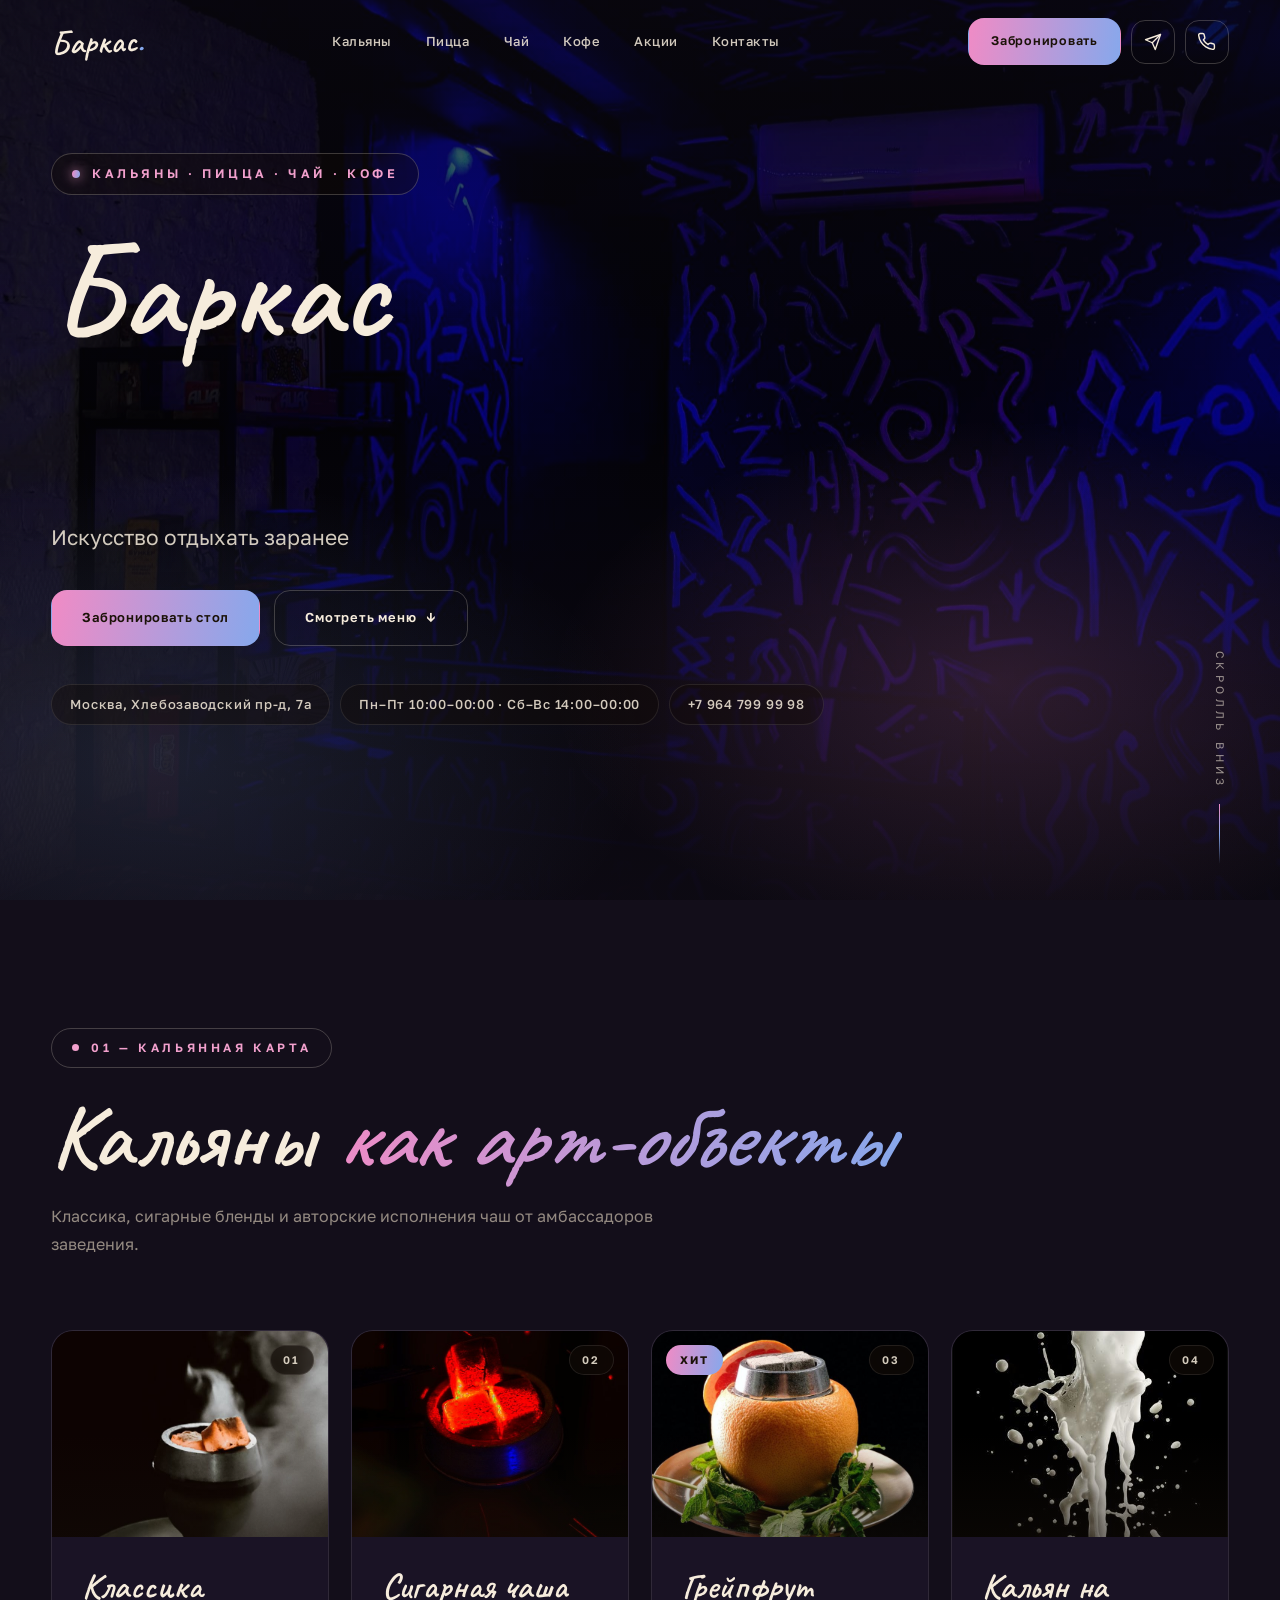
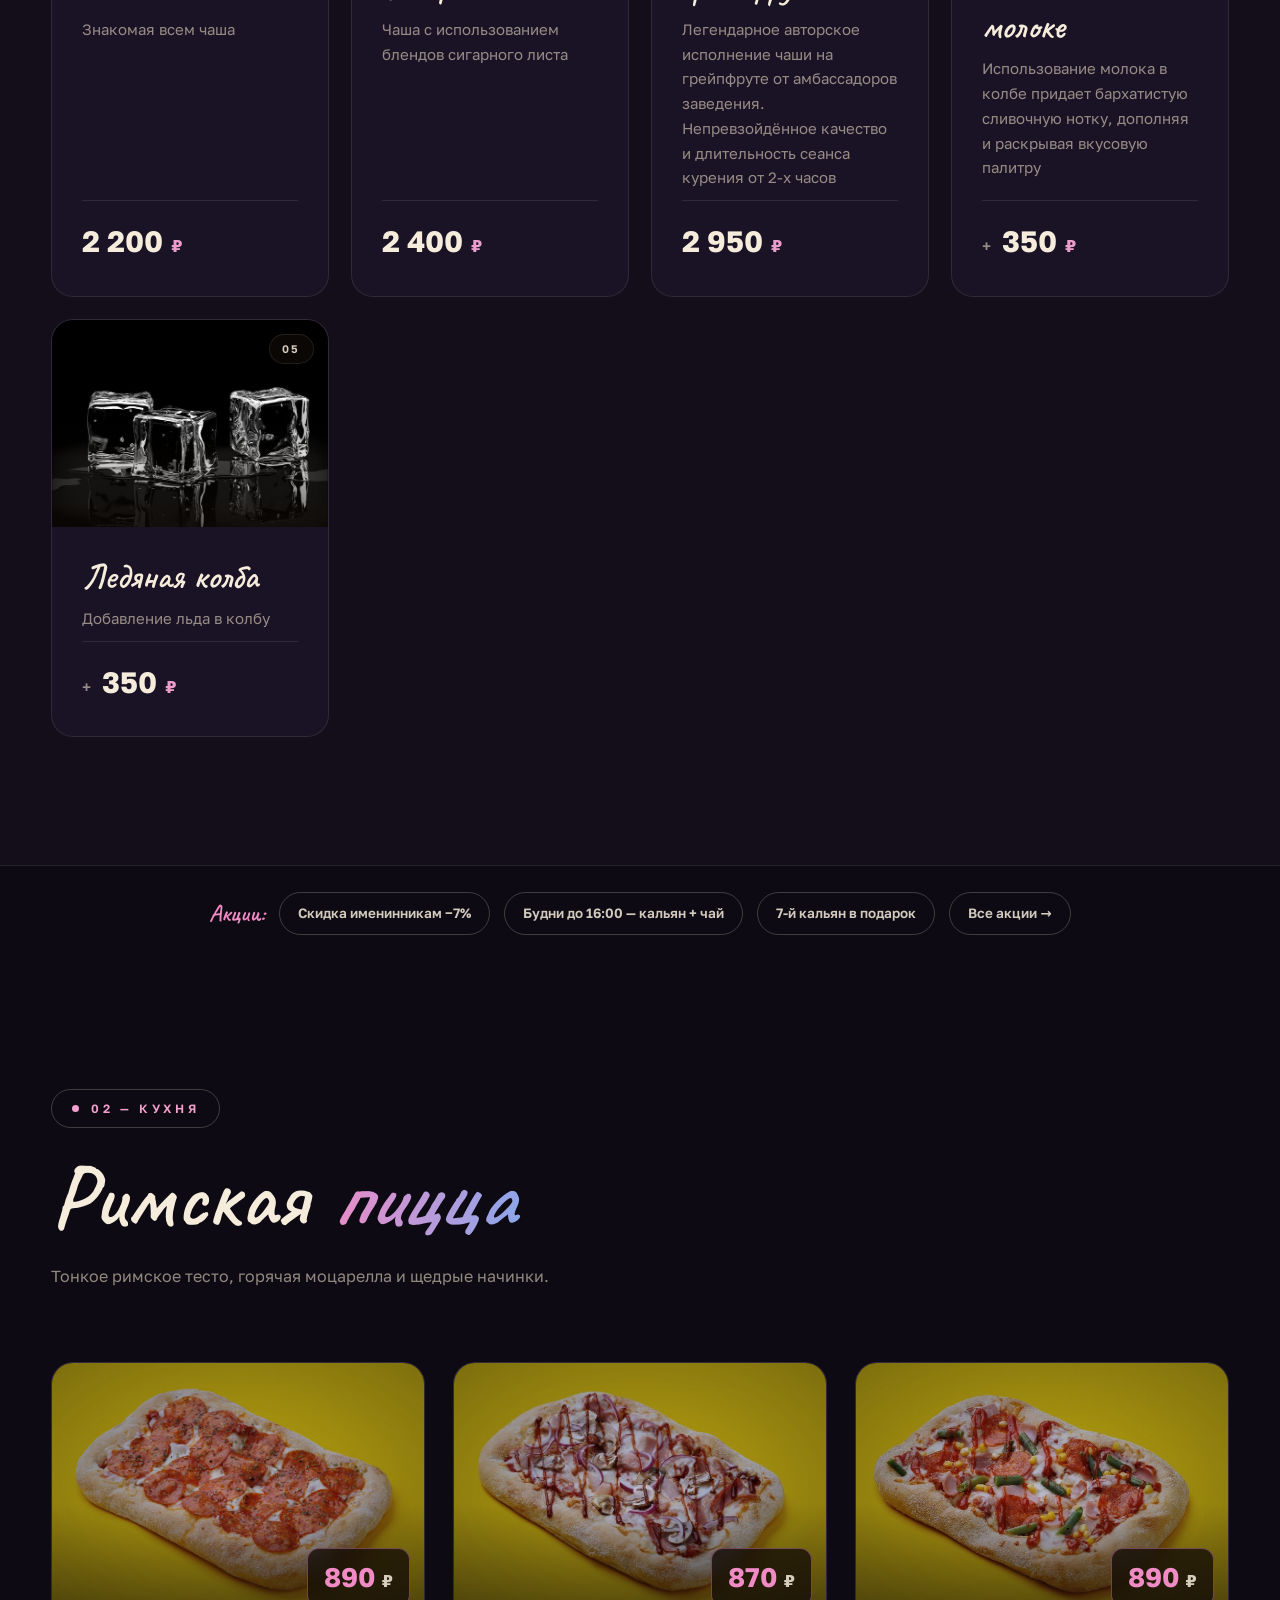
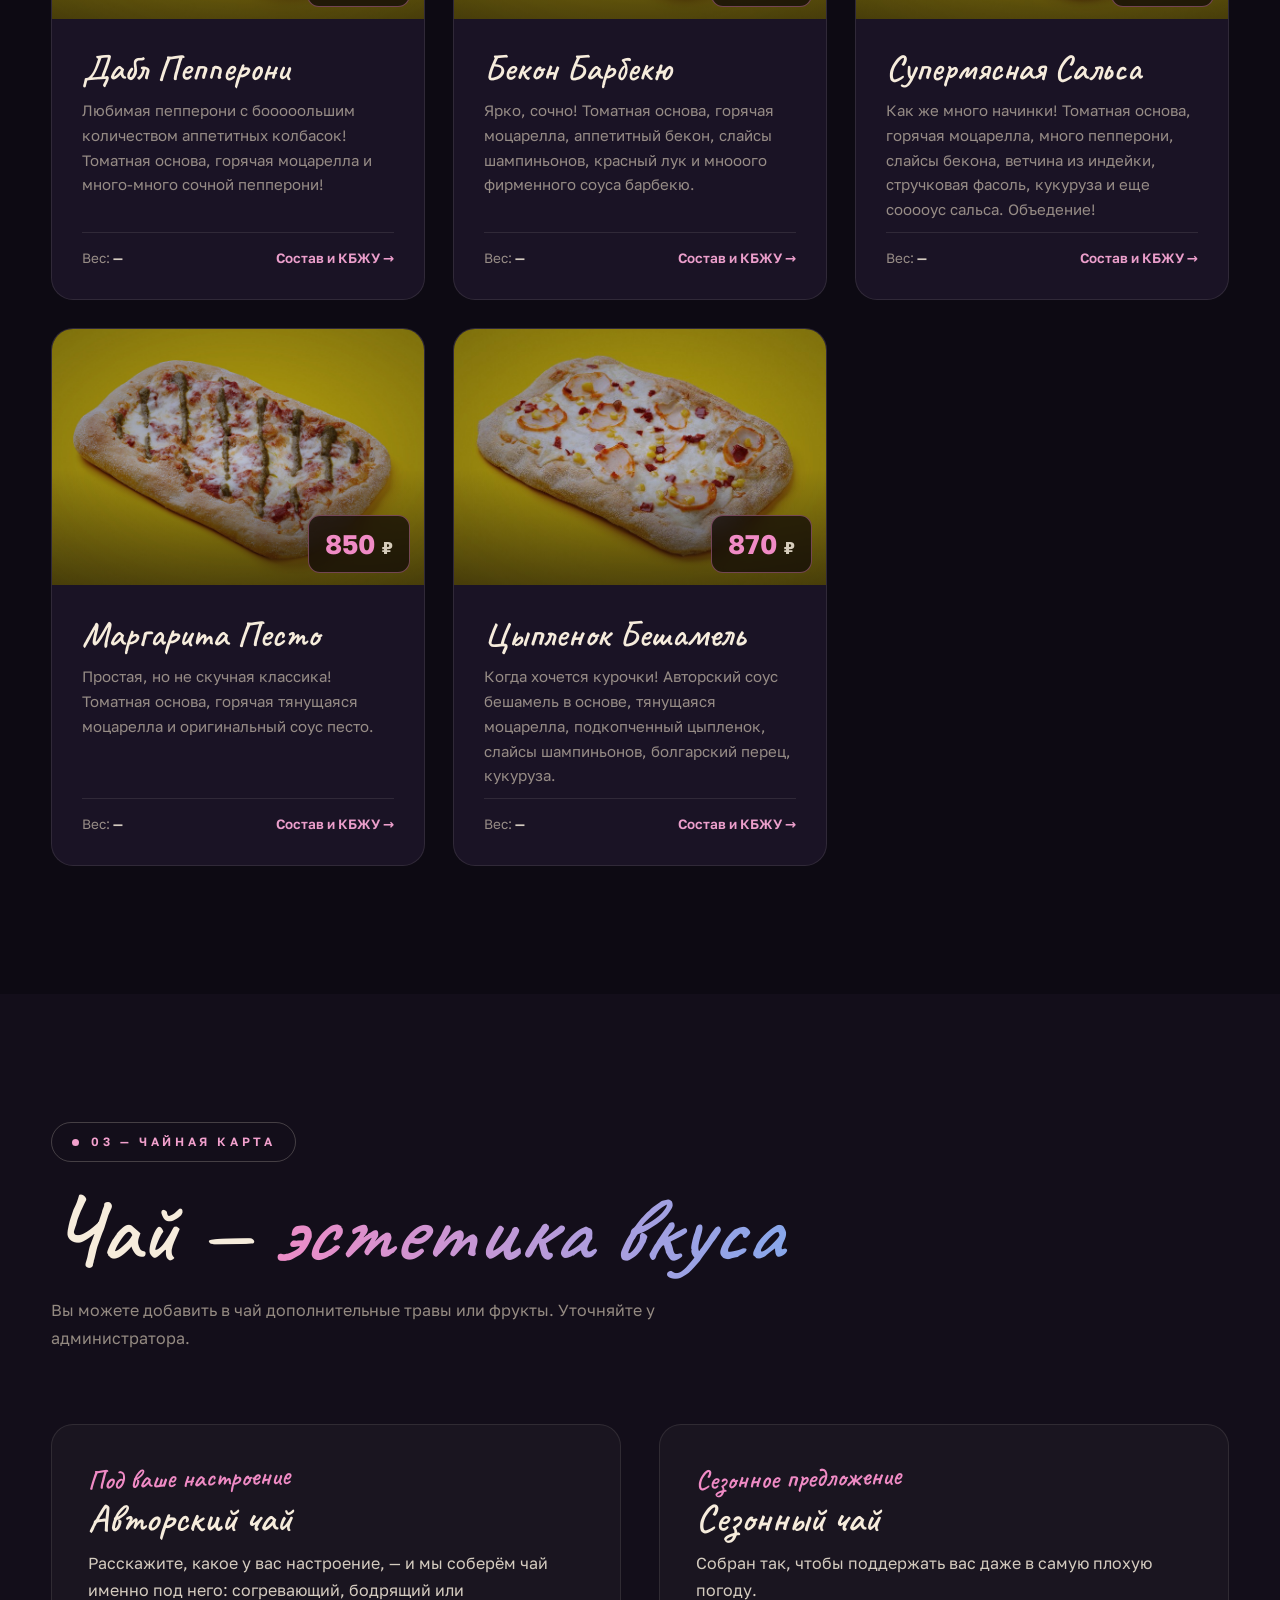
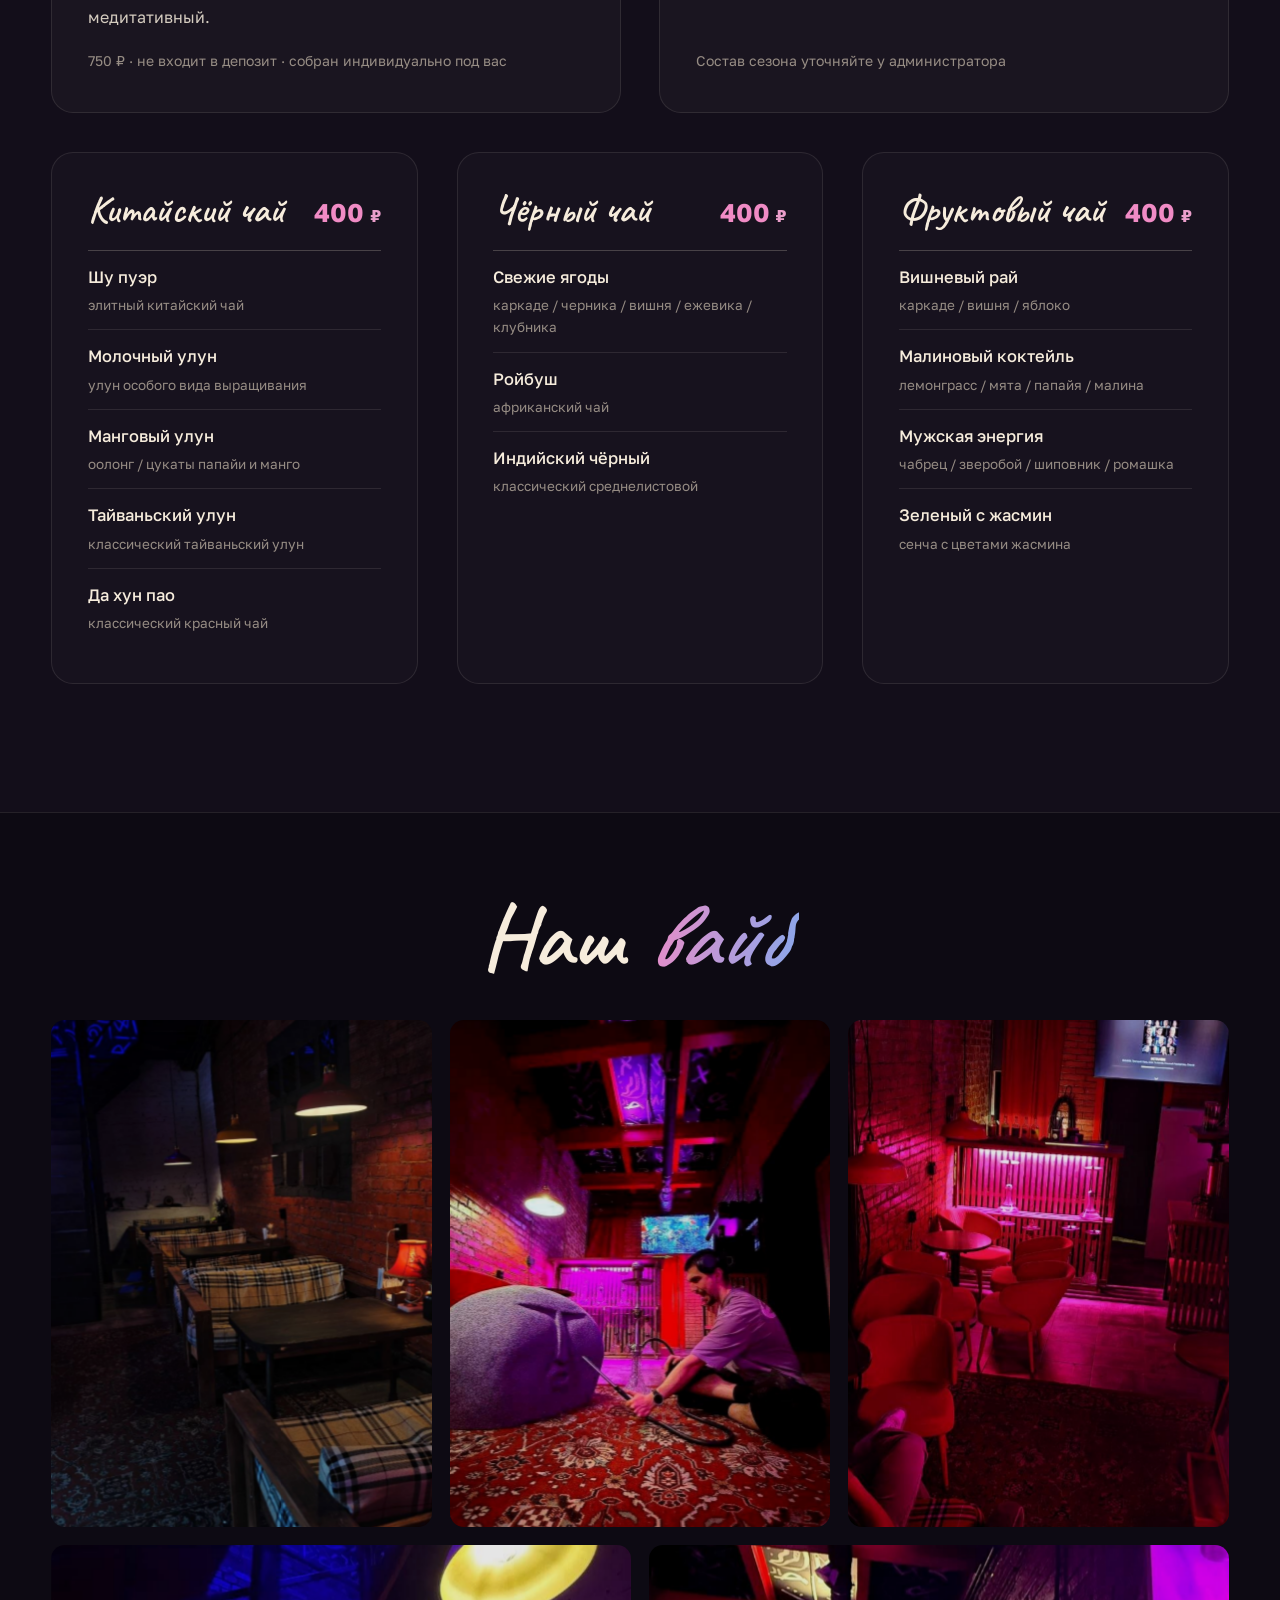
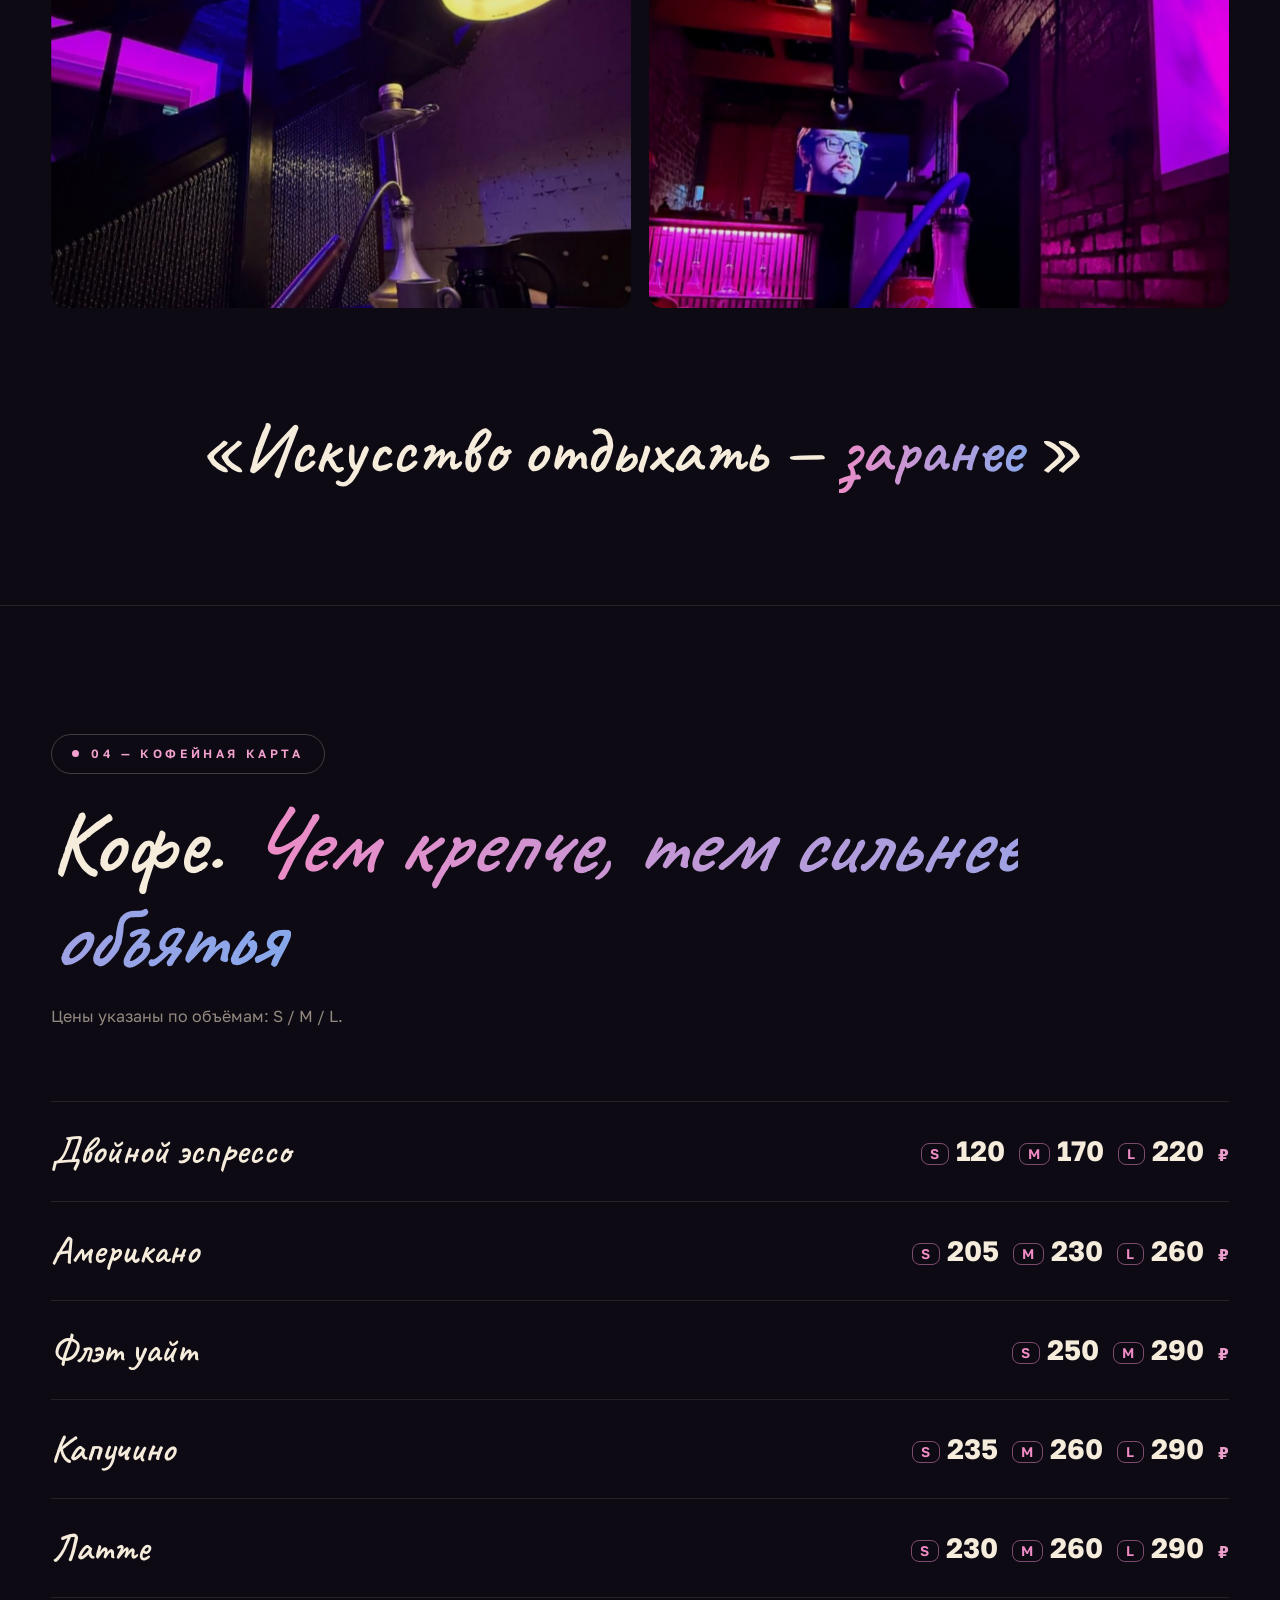
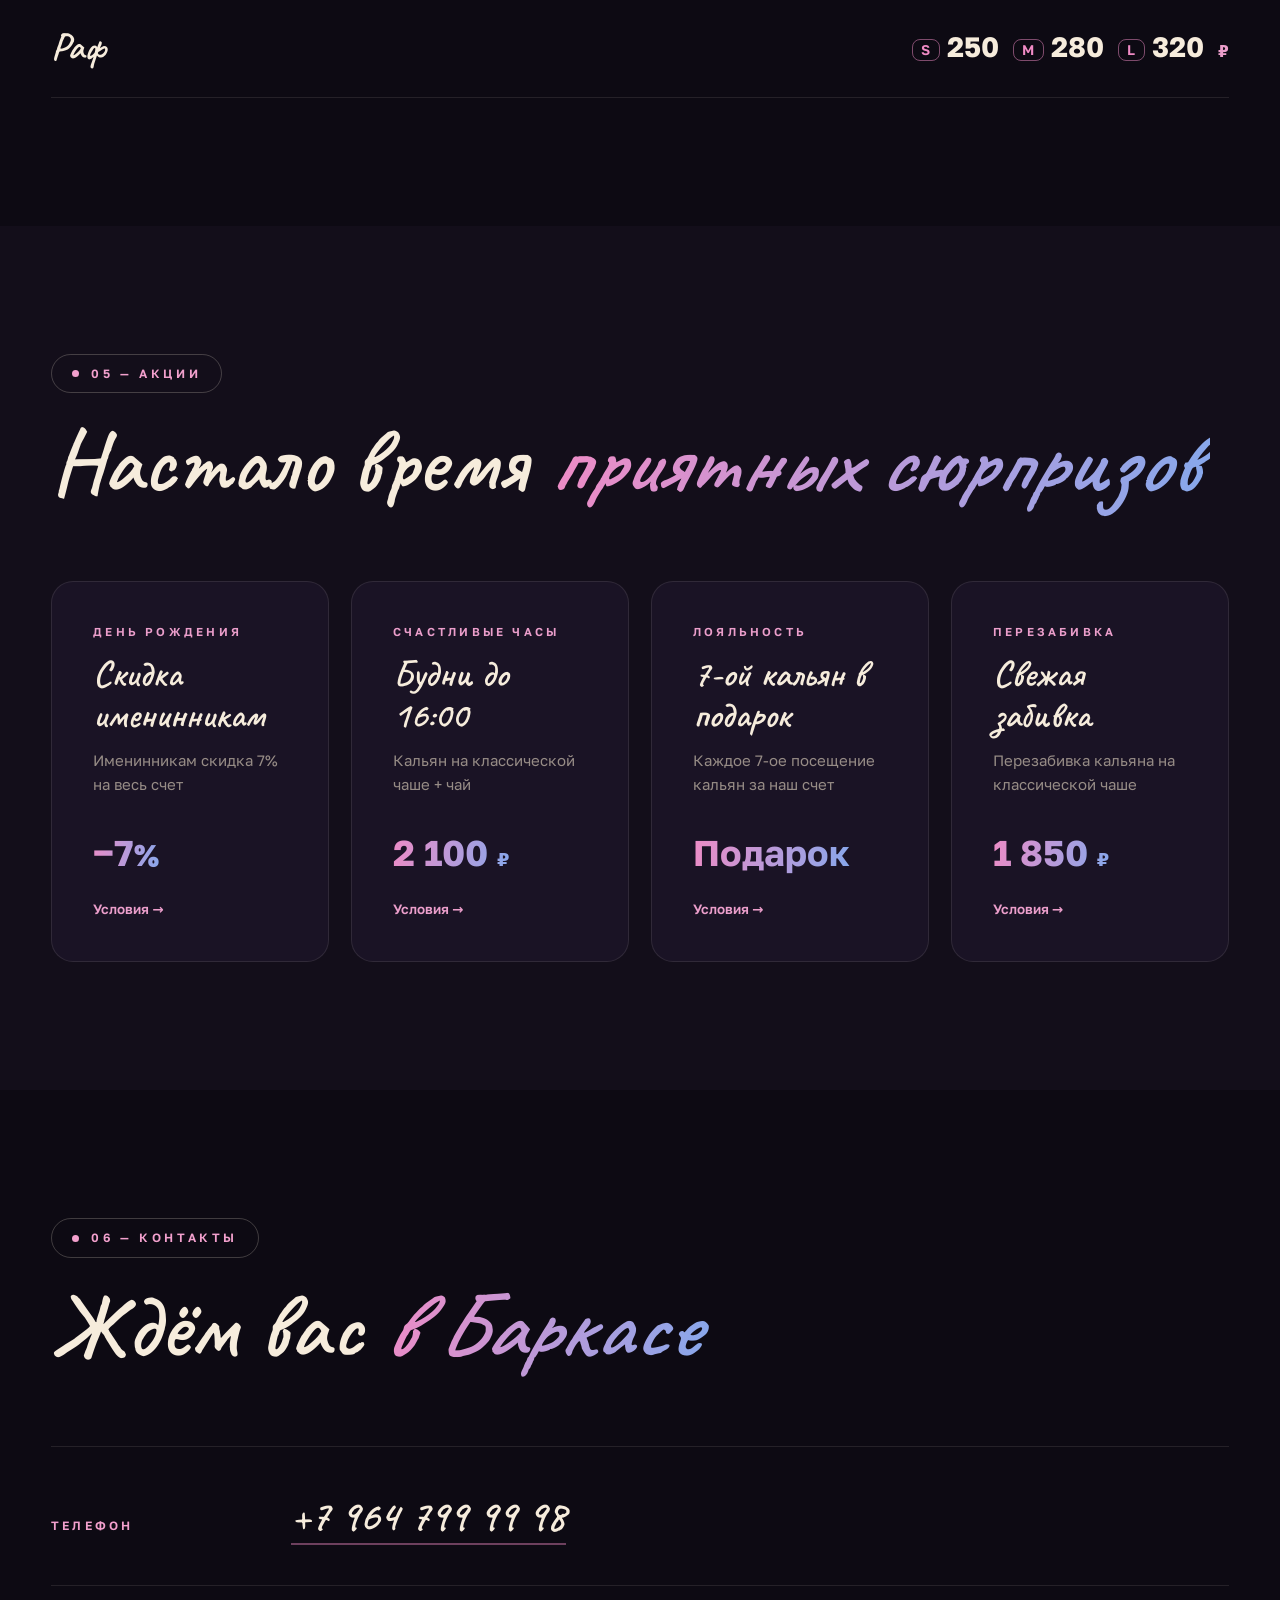
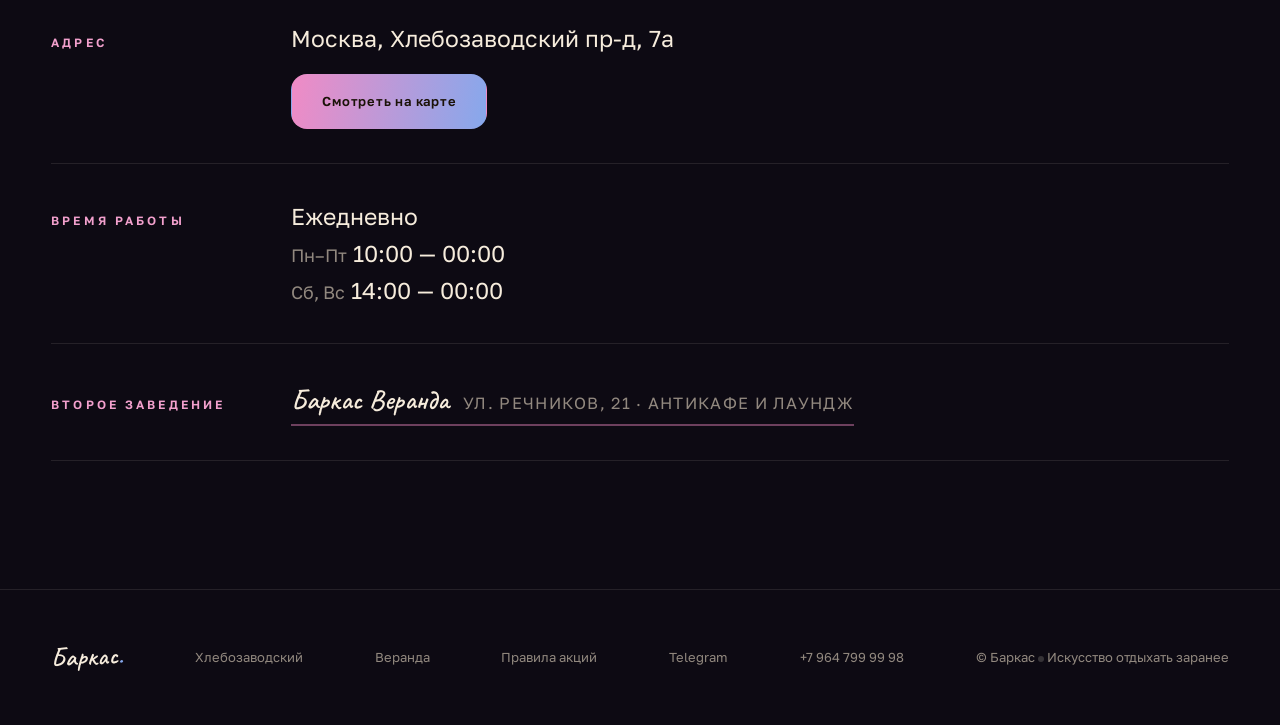
<file: barkas.html>
<!DOCTYPE html>
<html lang="ru">
<head>
<meta charset="UTF-8">
<meta name="viewport" content="width=device-width, initial-scale=1.0">
<title>Баркас Хлебозаводский — кальянная, пицца, чай, кофе</title>
<meta name="description" content="Баркас Хлебозаводский — искусство отдыхать заранее. Кальянная карта, римская пицца, чай, кофе. Москва, Хлебозаводский пр-д, 7а.">
<meta name="theme-color" content="#120c07">
<meta property="og:title" content="Баркас Хлебозаводский — кальяны, пицца, чай, кофе">
<meta property="og:description" content="Кальянная карта, римская пицца, чай и кофе. Москва, Хлебозаводский пр-д, 7а. Бронь: +7 964 799 99 98">
<meta property="og:type" content="website">
<meta property="og:locale" content="ru_RU">
<meta property="og:image" content="https://barkas-menu.surge.sh/barkas_files/hero.jpg">
<link rel="icon" href='data:image/svg+xml,<svg xmlns="http://www.w3.org/2000/svg" viewBox="0 0 64 64"><rect width="64" height="64" rx="16" fill="%23181109"/><text x="32" y="46" font-family="Comic Sans MS,cursive" font-size="30" fill="%238fa0dd" text-anchor="middle">Б.</text></svg>'>
<link rel="preload" as="image" href="barkas_files/hero.jpg">
<link rel="stylesheet" href="fonts/gf-local.css">
<link rel="stylesheet" href="assets/site.css?v=20261103">
</head>
<body class="v-khleb">

<a class="skip-link" href="#hookah">К меню</a>

<header class="header" id="header">
  <div class="header__in">
    <a class="logo" href="index.html">Баркас<span>.</span></a>
    <nav class="nav" id="nav" aria-label="Разделы меню">
      <a href="#hookah">Кальяны</a>
      <a href="#pizza">Пицца</a>
      <a href="#tea">Чай</a>
      <a href="#coffee">Кофе</a>
      <a href="#promo">Акции</a>
      <a href="#contacts">Контакты</a>
    </nav>
    <div class="header__actions">
      <a class="btn btn--solid header__book" href="#" data-open="bookModal" style="padding:12px 22px;font-size:12.5px"><span>Забронировать</span></a>
      <button class="icon-btn" id="tgBtn" aria-haspopup="true" aria-expanded="false" aria-label="Telegram">
        <svg width="18" height="18" viewBox="0 0 24 24" fill="none" stroke="currentColor" stroke-width="1.8" stroke-linecap="round" stroke-linejoin="round"><path d="M22 2 15 22l-4-9-9-4 20-7z"/><path d="M22 2 11 13"/></svg>
      </button>
      <div class="tg-pop" id="tgPop" role="menu">
        <p class="tg-pop__title">Выберите, куда зайти</p>
        <a href="https://t.me/BarkasLounge" target="_blank" rel="noopener" role="menuitem">
          <svg width="20" height="20" viewBox="0 0 24 24" fill="none" stroke="currentColor" stroke-width="1.8" stroke-linecap="round" stroke-linejoin="round"><path d="M17 21v-2a4 4 0 0 0-4-4H5a4 4 0 0 0-4 4v2"/><circle cx="9" cy="7" r="4"/><path d="M23 21v-2a4 4 0 0 0-3-3.87"/><path d="M16 3.13a4 4 0 0 1 0 7.75"/></svg>
          <span><b>Канал Баркас</b><small>Анонсы и новости</small></span>
        </a>
        <a href="https://t.me/Barkaslounge_bot" target="_blank" rel="noopener" role="menuitem">
          <svg width="20" height="20" viewBox="0 0 24 24" fill="none" stroke="currentColor" stroke-width="1.8" stroke-linecap="round" stroke-linejoin="round"><path d="M12 8V4H8"/><rect x="4" y="8" width="16" height="12" rx="2"/><path d="M2 14h2"/><path d="M20 14h2"/><path d="M15 13v2"/><path d="M9 13v2"/></svg>
          <span><b>Бот @Barkaslounge_bot</b><small>Бронь стола и связь с нами</small></span>
        </a>
      </div>
      <a class="icon-btn" href="tel:+79647999998" aria-label="Позвонить"><svg width="19" height="19" viewBox="0 0 24 24" fill="none" stroke="currentColor" stroke-width="1.8" stroke-linecap="round" stroke-linejoin="round"><path d="M22 16.92v3a2 2 0 0 1-2.18 2 19.79 19.79 0 0 1-8.63-3.07 19.5 19.5 0 0 1-6-6 19.79 19.79 0 0 1-3.07-8.67A2 2 0 0 1 4.11 2h3a2 2 0 0 1 2 1.72c.127.96.361 1.903.7 2.81a2 2 0 0 1-.45 2.11L8.09 9.91a16 16 0 0 0 6 6l1.27-1.27a2 2 0 0 1 2.11-.45c.907.339 1.85.573 2.81.7A2 2 0 0 1 22 16.92z"/></svg></a>
      <button class="burger" id="burger" aria-label="Меню" aria-expanded="false"><span></span></button>
    </div>
  </div>
</header>

<main id="top">

  <section class="hero">
    <div class="hero__bg" data-parallax="0.18" role="presentation" style="background-image:url('barkas_files/hero.jpg')"></div>
    <div class="hero__veil" role="presentation"></div>
    <div class="hero__in">
      <p class="hero__eyebrow">Кальяны · Пицца · Чай · Кофе</p>
      <h1 class="hero__title"><span data-split>Баркас</span><br><em data-split>Хлебозаводский</em></h1>
      <p class="hero__sub">Искусство отдыхать заранее</p>
      <div class="hero__cta">
        <a class="btn btn--solid" href="#" data-open="bookModal"><span>Забронировать стол</span></a>
        <a class="btn btn--ghost" href="#hookah"><span>Смотреть меню</span><i>↓</i></a>
      </div>
      <div class="hero__meta">
        <span>Москва, Хлебозаводский пр-д, 7а</span>
        <span>Пн–Пт 10:00–00:00 · Сб–Вс 14:00–00:00</span>
        <a href="tel:+79647999998">+7 964 799 99 98</a>
      </div>
    </div>
    <div class="hero__scroll">Скролль вниз</div>
  </section>

  <section class="section section--bg" id="hookah">
    <div class="section__in">
      <div class="s-head reveal">
        <p class="chip">01 — Кальянная карта</p>
        <h2 class="s-title">Кальяны <em>как арт-объекты</em></h2>
        <p class="s-note">Классика, сигарные бленды и авторские исполнения чаш от амбассадоров заведения.</p>
      </div>
      <div class="cards-grid" data-stagger>
        <article class="card reveal" data-item-id="khleb-hookah-classic" data-name="Классика" data-desc="Знакомая всем чаша" data-price="2200">
          <div class="card__photo"><img src="img/hookah/hookah-classic.jpg" alt="Классическая чаша кальяна" loading="lazy"><p class="card__num">01</p></div>
          <div class="card__body">
            <h3 class="card__name" data-name>Классика</h3>
            <p class="card__desc" data-desc>Знакомая всем чаша</p>
            <p class="card__price"><span data-price>2 200</span> <span class="rub">₽</span></p>
          </div>
        </article>
        <article class="card reveal" data-item-id="khleb-hookah-cigar" data-name="Сигарная чаша" data-desc="Чаша с использованием блендов сигарного листа" data-price="2400">
          <div class="card__photo"><img src="img/hookah/hookah-cigar-bowl.jpg" alt="Сигарная чаша" loading="lazy"><p class="card__num">02</p></div>
          <div class="card__body">
            <h3 class="card__name" data-name>Сигарная чаша</h3>
            <p class="card__desc" data-desc>Чаша с использованием блендов сигарного листа</p>
            <p class="card__price"><span data-price>2 400</span> <span class="rub">₽</span></p>
          </div>
        </article>
        <article class="card reveal" data-item-id="khleb-hookah-grapefruit" data-name="Грейпфрут" data-desc="Легендарное авторское исполнение чаши на грейпфруте от амбассадоров заведения. Непревзойдённое качество и длительность сеанса курения от 2-х часов" data-price="2950">
          <div class="card__photo"><img src="img/hookah/hookah-grapefruit.jpg" alt="Кальян на грейпфруте" loading="lazy"><p class="badge">Хит</p><p class="card__num">03</p></div>
          <div class="card__body">
            <h3 class="card__name" data-name>Грейпфрут</h3>
            <p class="card__desc" data-desc>Легендарное авторское исполнение чаши на грейпфруте от амбассадоров заведения. Непревзойдённое качество и длительность сеанса курения от 2-х часов</p>
            <p class="card__price"><span data-price>2 950</span> <span class="rub">₽</span></p>
          </div>
        </article>
        <article class="card reveal" data-item-id="khleb-hookah-milk" data-name="Кальян на молоке" data-desc="Использование молока в колбе придает бархатистую сливочную нотку, дополняя и раскрывая вкусовую палитру" data-price="350" data-suffix="1">
          <div class="card__photo"><img src="img/hookah/hookah-milk.jpg" alt="Кальян на молоке" loading="lazy"><p class="card__num">04</p></div>
          <div class="card__body">
            <h3 class="card__name" data-name>Кальян на молоке</h3>
            <p class="card__desc" data-desc>Использование молока в колбе придает бархатистую сливочную нотку, дополняя и раскрывая вкусовую палитру</p>
            <p class="card__price"><span class="from">+&thinsp;</span><span data-price>350</span> <span class="rub">₽</span></p>
          </div>
        </article>
        <article class="card reveal" data-item-id="khleb-hookah-ice" data-name="Ледяная колба" data-desc="Добавление льда в колбу" data-price="350" data-suffix="1">
          <div class="card__photo"><img src="img/hookah/hookah-ice.jpg" alt="Ледяная колба" loading="lazy"><p class="card__num">05</p></div>
          <div class="card__body">
            <h3 class="card__name" data-name>Ледяная колба</h3>
            <p class="card__desc" data-desc>Добавление льда в колбу</p>
            <p class="card__price"><span class="from">+&thinsp;</span><span data-price>350</span> <span class="rub">₽</span></p>
          </div>
        </article>
      </div>
    </div>
  </section>

  <div class="promo-strip">
    <p class="promo-strip__label">Акции:</p>
    <a href="promos.html">Скидка именинникам −7%</a>
    <a href="promos.html">Будни до 16:00 — кальян + чай</a>
    <a href="promos.html">7-й кальян в подарок</a>
    <a href="promos.html">Все акции →</a>
  </div>

  <section class="section section--bg2" id="pizza">
    <div class="section__in">
      <div class="s-head reveal">
        <p class="chip">02 — Кухня</p>
        <h2 class="s-title">Римская <em>пицца</em></h2>
        <p class="s-note">Тонкое римское тесто, горячая моцарелла и щедрые начинки.</p>
      </div>
      <div class="pizza-grid" data-stagger>
        <article class="pizza reveal" data-item-id="khleb-pizza-pepperoni" data-name="Дабл Пепперони" data-desc="Любимая пепперони с бооооольшим количеством аппетитных колбасок! Томатная основа, горячая моцарелла и много-много сочной пепперони!" data-price="890">
          <div class="pizza__photo">
            <img src="barkas_files/pizza-pepperoni.jpg" alt="Дабл Пепперони" loading="lazy">
            <p class="pizza__price"><span data-price>890</span> <span class="rub">₽</span></p>
          </div>
          <div class="pizza__body">
            <h3 class="pizza__name" data-name>Дабл Пепперони</h3>
            <p class="pizza__desc" data-desc>Любимая пепперони с бооооольшим количеством аппетитных колбасок! Томатная основа, горячая моцарелла и много-много сочной пепперони!</p>
            <div class="pizza__meta">
              <span>Вес: <b data-weight>—</b></span>
              <button class="pizza__more" type="button" data-detail>Состав и КБЖУ →</button>
            </div>
          </div>
        </article>
        <article class="pizza reveal" data-item-id="khleb-pizza-bbq" data-name="Бекон Барбекю" data-desc="Ярко, сочно! Томатная основа, горячая моцарелла, аппетитный бекон, слайсы шампиньонов, красный лук и мнооого фирменного соуса барбекю." data-price="870">
          <div class="pizza__photo">
            <img src="barkas_files/pizza-bbq.jpg" alt="Бекон Барбекю" loading="lazy">
            <p class="pizza__price"><span data-price>870</span> <span class="rub">₽</span></p>
          </div>
          <div class="pizza__body">
            <h3 class="pizza__name" data-name>Бекон Барбекю</h3>
            <p class="pizza__desc" data-desc>Ярко, сочно! Томатная основа, горячая моцарелла, аппетитный бекон, слайсы шампиньонов, красный лук и мнооого фирменного соуса барбекю.</p>
            <div class="pizza__meta">
              <span>Вес: <b data-weight>—</b></span>
              <button class="pizza__more" type="button" data-detail>Состав и КБЖУ →</button>
            </div>
          </div>
        </article>
        <article class="pizza reveal" data-item-id="khleb-pizza-salsa" data-name="Супермясная Сальса" data-desc="Как же много начинки! Томатная основа, горячая моцарелла, много пепперони, слайсы бекона, ветчина из индейки, стручковая фасоль, кукуруза и еще сооооус сальса. Объедение!" data-price="890">
          <div class="pizza__photo">
            <img src="barkas_files/pizza-salsa.jpg" alt="Супермясная Сальса" loading="lazy">
            <p class="pizza__price"><span data-price>890</span> <span class="rub">₽</span></p>
          </div>
          <div class="pizza__body">
            <h3 class="pizza__name" data-name>Супермясная Сальса</h3>
            <p class="pizza__desc" data-desc>Как же много начинки! Томатная основа, горячая моцарелла, много пепперони, слайсы бекона, ветчина из индейки, стручковая фасоль, кукуруза и еще сооооус сальса. Объедение!</p>
            <div class="pizza__meta">
              <span>Вес: <b data-weight>—</b></span>
              <button class="pizza__more" type="button" data-detail>Состав и КБЖУ →</button>
            </div>
          </div>
        </article>
        <article class="pizza reveal" data-item-id="khleb-pizza-pesto" data-name="Маргарита Песто" data-desc="Простая, но не скучная классика! Томатная основа, горячая тянущаяся моцарелла и оригинальный соус песто." data-price="850">
          <div class="pizza__photo">
            <img src="barkas_files/pizza-pesto.jpg" alt="Маргарита Песто" loading="lazy">
            <p class="pizza__price"><span data-price>850</span> <span class="rub">₽</span></p>
          </div>
          <div class="pizza__body">
            <h3 class="pizza__name" data-name>Маргарита Песто</h3>
            <p class="pizza__desc" data-desc>Простая, но не скучная классика! Томатная основа, горячая тянущаяся моцарелла и оригинальный соус песто.</p>
            <div class="pizza__meta">
              <span>Вес: <b data-weight>—</b></span>
              <button class="pizza__more" type="button" data-detail>Состав и КБЖУ →</button>
            </div>
          </div>
        </article>
        <article class="pizza reveal" data-item-id="khleb-pizza-bechamel" data-name="Цыпленок Бешамель" data-desc="Когда хочется курочки! Авторский соус бешамель в основе, тянущаяся моцарелла, подкопченный цыпленок, слайсы шампиньонов, болгарский перец, кукуруза." data-price="870">
          <div class="pizza__photo">
            <img src="barkas_files/pizza-bechamel.jpg" alt="Цыпленок Бешамель" loading="lazy">
            <p class="pizza__price"><span data-price>870</span> <span class="rub">₽</span></p>
          </div>
          <div class="pizza__body">
            <h3 class="pizza__name" data-name>Цыпленок Бешамель</h3>
            <p class="pizza__desc" data-desc>Когда хочется курочки! Авторский соус бешамель в основе, тянущаяся моцарелла, подкопченный цыпленок, слайсы шампиньонов, болгарский перец, кукуруза.</p>
            <div class="pizza__meta">
              <span>Вес: <b data-weight>—</b></span>
              <button class="pizza__more" type="button" data-detail>Состав и КБЖУ →</button>
            </div>
          </div>
        </article>
      </div>
    </div>
  </section>

  <section class="section section--bg" id="tea">
    <div class="section__in">
      <div class="s-head reveal">
        <p class="chip">03 — Чайная карта</p>
        <h2 class="s-title">Чай — <em>эстетика вкуса</em></h2>
        <p class="s-note">Вы можете добавить в чай дополнительные травы или фрукты. Уточняйте у администратора.</p>
      </div>
      <div class="tea-grid" data-stagger>
        <div class="tea-cat tea-feature reveal" data-item-id="khleb-tea-author">
          <p class="tea-feature__tag">Под ваше настроение</p>
          <h3 class="tea-cat__name" data-name>Авторский чай</h3>
          <p class="tea-feature__phrase">Расскажите, какое у вас настроение, — и мы соберём чай именно под него: согревающий, бодрящий или медитативный.</p>
          <p class="tea-cat__note">750 ₽ · не входит в депозит · собран индивидуально под вас</p>
        </div>
        <div class="tea-cat tea-feature reveal" data-item-id="khleb-tea-season">
          <p class="tea-feature__tag">Сезонное предложение</p>
          <h3 class="tea-cat__name" data-name>Сезонный чай</h3>
          <p class="tea-feature__phrase">Собран так, чтобы поддержать вас даже в самую плохую погоду.</p>
          <p class="tea-cat__note">Состав сезона уточняйте у администратора</p>
        </div>
      </div>
      <div class="tea-grid tea-grid--3" data-stagger>
        <div class="tea-cat reveal" data-item-id="khleb-tea-china">
          <div class="tea-cat__head">
            <h3 class="tea-cat__name" data-name>Китайский чай</h3>
            <p class="tea-cat__price"><span data-price>400</span> <span class="rub">₽</span></p>
          </div>
          <ul>
            <li><span>Шу пуэр</span><span>элитный китайский чай</span></li>
            <li><span>Молочный улун</span><span>улун особого вида выращивания</span></li>
            <li><span>Манговый улун</span><span>оолонг / цукаты папайи и манго</span></li>
            <li><span>Тайваньский улун</span><span>классический тайваньский улун</span></li>
            <li><span>Да хун пао</span><span>классический красный чай</span></li>
          </ul>
        </div>
        <div class="tea-cat reveal" data-item-id="khleb-tea-black">
          <div class="tea-cat__head">
            <h3 class="tea-cat__name" data-name>Чёрный чай</h3>
            <p class="tea-cat__price"><span data-price>400</span> <span class="rub">₽</span></p>
          </div>
          <ul>
            <li><span>Свежие ягоды</span><span>каркаде / черника / вишня / ежевика / клубника</span></li>
            <li><span>Ройбуш</span><span>африканский чай</span></li>
            <li><span>Индийский чёрный</span><span>классический среднелистовой</span></li>
          </ul>
        </div>
        <div class="tea-cat reveal" data-item-id="khleb-tea-fruit">
          <div class="tea-cat__head">
            <h3 class="tea-cat__name" data-name>Фруктовый чай</h3>
            <p class="tea-cat__price"><span data-price>400</span> <span class="rub">₽</span></p>
          </div>
          <ul>
            <li><span>Вишневый рай</span><span>каркаде / вишня / яблоко</span></li>
            <li><span>Малиновый коктейль</span><span>лемонграсс / мята / папайя / малина</span></li>
            <li><span>Мужская энергия</span><span>чабрец / зверобой / шиповник / ромашка</span></li>
            <li><span>Зеленый с жасмин</span><span>сенча с цветами жасмина</span></li>
          </ul>
        </div>
      </div>
    </div>
  </section>

  <section class="gallery">
    <div class="gallery__head reveal">
      <h2 class="s-title">Наш <em>вайб</em></h2>
    </div>
    <div class="gallery__grid" data-gallery="khleb" data-stagger>
      <figure class="reveal" data-photo-id="khleb-1"><img src="barkas_files/lounge-1.jpg" alt="Баркас — атмосфера заведения" loading="lazy" data-parallax="0.05"></figure>
      <figure class="reveal" data-photo-id="khleb-2"><img src="barkas_files/lounge-2.jpg" alt="Баркас — атмосфера заведения" loading="lazy" data-parallax="0.02"></figure>
      <figure class="reveal" data-photo-id="khleb-3"><img src="barkas_files/lounge-3.jpg" alt="Баркас — атмосфера заведения" loading="lazy" data-parallax="0.05"></figure>
      <figure class="reveal" data-photo-id="khleb-4"><img src="barkas_files/lounge-4.jpg" alt="Баркас — атмосфера заведения" loading="lazy" data-parallax="0.03"></figure>
      <figure class="reveal" data-photo-id="khleb-5"><img src="barkas_files/lounge-5.jpg" alt="Баркас — атмосфера заведения" loading="lazy" data-parallax="0.03"></figure>
    </div>
    <div class="quote-band reveal">
      <p>«Искусство отдыхать — <span>заранее</span>»</p>
    </div>
  </section>

  <section class="section section--bg2" id="coffee">
    <div class="section__in">
      <div class="s-head reveal">
        <p class="chip">04 — Кофейная карта</p>
        <h2 class="s-title">Кофе. <em>Чем крепче, тем сильнее объятья</em></h2>
        <p class="s-note">Цены указаны по объёмам: S / M / L.</p>
      </div>
      <div class="menu-list reveal">
        <div class="menu-row" data-item-id="khleb-coffee-espresso">
          <div class="menu-row__name" data-name>Двойной эспрессо</div>
          <div class="menu-row__price"><span class="vol"><b>S</b><span data-price-s>120</span></span><span class="vol"><b>M</b><span data-price-m>170</span></span><span class="vol"><b>L</b><span data-price-l>220</span></span><span class="unit">₽</span></div>
        </div>
        <div class="menu-row" data-item-id="khleb-coffee-americano">
          <div class="menu-row__name" data-name>Американо</div>
          <div class="menu-row__price"><span class="vol"><b>S</b><span data-price-s>205</span></span><span class="vol"><b>M</b><span data-price-m>230</span></span><span class="vol"><b>L</b><span data-price-l>260</span></span><span class="unit">₽</span></div>
        </div>
        <div class="menu-row" data-item-id="khleb-coffee-flat">
          <div class="menu-row__name" data-name>Флэт уайт</div>
          <div class="menu-row__price"><span class="vol"><b>S</b><span data-price-s>250</span></span><span class="vol"><b>M</b><span data-price-m>290</span></span><span class="unit">₽</span></div>
        </div>
        <div class="menu-row" data-item-id="khleb-coffee-cappuccino">
          <div class="menu-row__name" data-name>Капучино</div>
          <div class="menu-row__price"><span class="vol"><b>S</b><span data-price-s>235</span></span><span class="vol"><b>M</b><span data-price-m>260</span></span><span class="vol"><b>L</b><span data-price-l>290</span></span><span class="unit">₽</span></div>
        </div>
        <div class="menu-row" data-item-id="khleb-coffee-latte">
          <div class="menu-row__name" data-name>Латте</div>
          <div class="menu-row__price"><span class="vol"><b>S</b><span data-price-s>230</span></span><span class="vol"><b>M</b><span data-price-m>260</span></span><span class="vol"><b>L</b><span data-price-l>290</span></span><span class="unit">₽</span></div>
        </div>
        <div class="menu-row" data-item-id="khleb-coffee-raf">
          <div class="menu-row__name" data-name>Раф</div>
          <div class="menu-row__price"><span class="vol"><b>S</b><span data-price-s>250</span></span><span class="vol"><b>M</b><span data-price-m>280</span></span><span class="vol"><b>L</b><span data-price-l>320</span></span><span class="unit">₽</span></div>
        </div>
      </div>
    </div>
  </section>

  <section class="section section--bg" id="promo">
    <div class="section__in">
      <div class="s-head reveal">
        <p class="chip">05 — Акции</p>
        <h2 class="s-title">Настало время <em>приятных сюрпризов</em></h2>
      </div>
      <div class="promo-grid" data-stagger>
        <div class="promo reveal" data-item-id="promo-birthday-khleb">
          <p class="promo__tag">День рождения</p>
          <h3 class="promo__name" data-name>Скидка именинникам</h3>
          <p class="promo__desc" data-desc>Именинникам скидка 7% на весь счет</p>
          <p class="promo__value">−7<small>%</small></p>
          <a class="promo__rules" href="promos.html">Условия →</a>
        </div>
        <div class="promo reveal" data-item-id="promo-happy-khleb">
          <p class="promo__tag">Счастливые часы</p>
          <h3 class="promo__name" data-name>Будни до 16:00</h3>
          <p class="promo__desc" data-desc>Кальян на классической чаше + чай</p>
          <p class="promo__value"><span data-price>2 100</span> <span class="rub">₽</span></p>
          <a class="promo__rules" href="promos.html">Условия →</a>
        </div>
        <div class="promo reveal" data-item-id="promo-loyal-khleb">
          <p class="promo__tag">Лояльность</p>
          <h3 class="promo__name" data-name>7-ой кальян в подарок</h3>
          <p class="promo__desc" data-desc>Каждое 7-ое посещение кальян за наш счет</p>
          <p class="promo__value">Подарок</p>
          <a class="promo__rules" href="promos.html">Условия →</a>
        </div>
        <div class="promo reveal" data-item-id="promo-rebrew-khleb">
          <p class="promo__tag">Перезабивка</p>
          <h3 class="promo__name" data-name>Свежая забивка</h3>
          <p class="promo__desc" data-desc>Перезабивка кальяна на классической чаше</p>
          <p class="promo__value"><span data-price>1 850</span> <span class="rub">₽</span></p>
          <a class="promo__rules" href="promos.html">Условия →</a>
        </div>
      </div>
    </div>
  </section>

  <section class="section section--bg2" id="contacts">
    <div class="section__in">
      <div class="s-head reveal">
        <p class="chip">06 — Контакты</p>
        <h2 class="s-title">Ждём вас <em>в Баркасе</em></h2>
      </div>
      <div class="contacts-list reveal">
        <div class="contact-row">
          <p class="contact-row__label">Телефон</p>
          <p class="contact-row__value"><a class="phone" href="tel:+79647999998">+7 964 799 99 98</a></p>
        </div>
        <div class="contact-row">
          <p class="contact-row__label">Адрес</p>
          <p class="contact-row__value">
            Москва, Хлебозаводский пр-д, 7а<br>
            <a class="btn btn--solid" href="https://yandex.ru/maps/213/moscow/?ll=37.631790%2C55.672681&mode=poi&poi%5Bpoint%5D=37.631350%2C55.671414&poi%5Buri%5D=ymapsbm1%3A%2F%2Forg%3Foid%3D34143522119&z=16.7" target="_blank" rel="noopener"><span>Смотреть на карте</span></a>
          </p>
        </div>
        <div class="contact-row">
          <p class="contact-row__label">Время работы</p>
          <p class="contact-row__value">
            Ежедневно<br>
            <span class="dim">Пн–Пт</span> 10:00 — 00:00<br>
            <span class="dim">Сб, Вс</span> 14:00 — 00:00
          </p>
        </div>
        <div class="contact-row">
          <p class="contact-row__label">Второе заведение</p>
          <p class="contact-row__value">
            <a class="venue-link" href="barkas-veranda.html">Баркас Веранда <span class="dim">ул. Речников, 21 · антикафе и лаундж</span></a>
          </p>
        </div>
      </div>
    </div>
  </section>

</main>

<footer class="footer">
  <div class="footer__in">
    <a class="footer__logo" href="index.html">Баркас<span>.</span></a>
    <a href="barkas.html">Хлебозаводский</a>
    <a href="barkas-veranda.html">Веранда</a>
    <a href="promos.html">Правила акций</a>
    <a href="https://t.me/BarkasLounge" target="_blank" rel="noopener">Telegram</a>
    <a href="tel:+79647999998">+7 964 799 99 98</a>
    <p>© Баркас <span class="admin-dot" id="adminDot"></span> Искусство отдыхать заранее</p>
  </div>
</footer>

<div class="overlay" id="bookModal" role="dialog" aria-modal="true" aria-label="Бронирование стола">
  <div class="modal">
    <button class="modal__close" data-close aria-label="Закрыть">✕</button>
    <h3 class="modal__title">Бронь стола</h3>
    <p class="modal__sub">Подтвердим бронь по телефону</p>
    <div class="seg" id="bkSeg">
      <button type="button" class="active" data-mode="phone">По телефону</button>
      <button type="button" data-mode="form">Онлайн-форма</button>
    </div>
    <div id="bkPhoneView">
      <a class="btn btn--solid" style="width:100%" href="tel:+79647999998">Позвонить: +7 964 799 99 98</a>
      <p class="modal__note">Хлебозаводский: Пн–Пт 10:00–00:00, Сб–Вс 14:00–00:00. Веранда: Пн–Чт 12:00–00:00, Пт 12:00–06:00, Сб–Вс 14:00–06:00.</p>
    </div>
    <div id="bkFormView" style="display:none">
      <form id="bookForm" novalidate>
        <input class="hp" id="bkHp" tabindex="-1" autocomplete="off" aria-hidden="true">
        <div class="field">
          <label for="bkVenue">Заведение</label>
          <select id="bkVenue">
            <option value="khleb" selected>Баркас Хлебозаводский · Хлебозаводский пр-д, 7а</option>
            <option value="veranda">Баркас Веранда · ул. Речников, 21 с7</option>
          </select>
        </div>
        <div class="field-row">
          <div class="field" id="bkDateF">
            <label for="bkDate">Дата</label>
            <input type="date" id="bkDate">
            <p class="err"></p>
          </div>
          <div class="field" id="bkTimeF">
            <label for="bkTime">Время</label>
            <select id="bkTime"></select>
            <p class="err"></p>
          </div>
        </div>
        <div class="field" id="bkNameF">
          <label for="bkName">Имя</label>
          <input id="bkName" type="text" autocomplete="name" placeholder="Как к вам обращаться">
          <p class="err"></p>
        </div>
        <div class="field" id="bkPhoneF">
          <label for="bkPhone">Телефон</label>
          <input id="bkPhone" type="tel" inputmode="tel" autocomplete="tel" placeholder="+7 (999) 123-45-67">
          <p class="err"></p>
        </div>
        <div class="field">
          <label for="bkGuests">Гостей</label>
          <div class="stepper">
            <button type="button" id="bkGuestsMinus" aria-label="Меньше">−</button>
            <output id="bkGuestsOut" aria-hidden="true">4</output>
            <button type="button" id="bkGuestsPlus" aria-label="Больше">+</button>
          </div>
          <input type="hidden" id="bkGuests" value="4">
        </div>
        <p class="form-msg" id="bookMsg"></p>
        <button class="btn btn--solid" type="submit" style="width:100%">Забронировать</button>
        <p class="modal__note">Мы позвоним вам для подтверждения брони.</p>
      </form>
    </div>
  </div>
</div>

<div class="overlay" id="detailModal" role="dialog" aria-modal="true" aria-label="О позиции">
  <div class="modal modal--wide">
    <button class="modal__close" data-close aria-label="Закрыть">✕</button>
    <img class="modal__photo" id="dtPhoto" alt="">
    <h3 class="modal__title" id="dtName"></h3>
    <p class="modal__sub"><b id="dtPrice" style="color:var(--a1)"></b> · <span id="dtWeight"></span></p>
    <p id="dtDesc" style="color:var(--cream-soft)"></p>
    <div class="kbju">
      <div><b id="dtKcal">—</b><small>ккал</small></div>
      <div><b id="dtProt">—</b><small>белки</small></div>
      <div><b id="dtFat">—</b><small>жиры</small></div>
      <div><b id="dtCarb">—</b><small>углев.</small></div>
    </div>
    <p class="modal__note">КБЖУ — на 100 г продукта. Точные значения можно уточнить у администратора.</p>
  </div>
</div>

<div class="overlay" id="loginModal" role="dialog" aria-modal="true" aria-label="Вход для сотрудников">
  <div class="modal">
    <button class="modal__close" data-close aria-label="Закрыть">✕</button>
    <h3 class="modal__title">Панель управления</h3>
    <p class="modal__sub">Доступ только для сотрудников</p>
    <form id="loginForm" novalidate>
      <div class="field">
        <label for="lgUser">Логин</label>
        <input id="lgUser" type="text" autocomplete="username">
      </div>
      <div class="field">
        <label for="lgPass">Пароль</label>
        <input id="lgPass" type="password" autocomplete="current-password">
      </div>
      <p class="form-msg" id="loginMsg"></p>
      <button class="btn btn--solid" type="submit" style="width:100%">Войти</button>
    </form>
  </div>
</div>

<div class="toast" role="status"></div>

<div class="mobilebar">
  <a class="btn btn--solid" href="#" data-open="bookModal"><span>Забронировать</span></a>
  <a class="btn btn--ghost" href="tel:+79647999998"><span>Позвонить</span></a>
</div>

<script src="assets/app.js?v=20261103"></script>

</body>
</html>
</file>
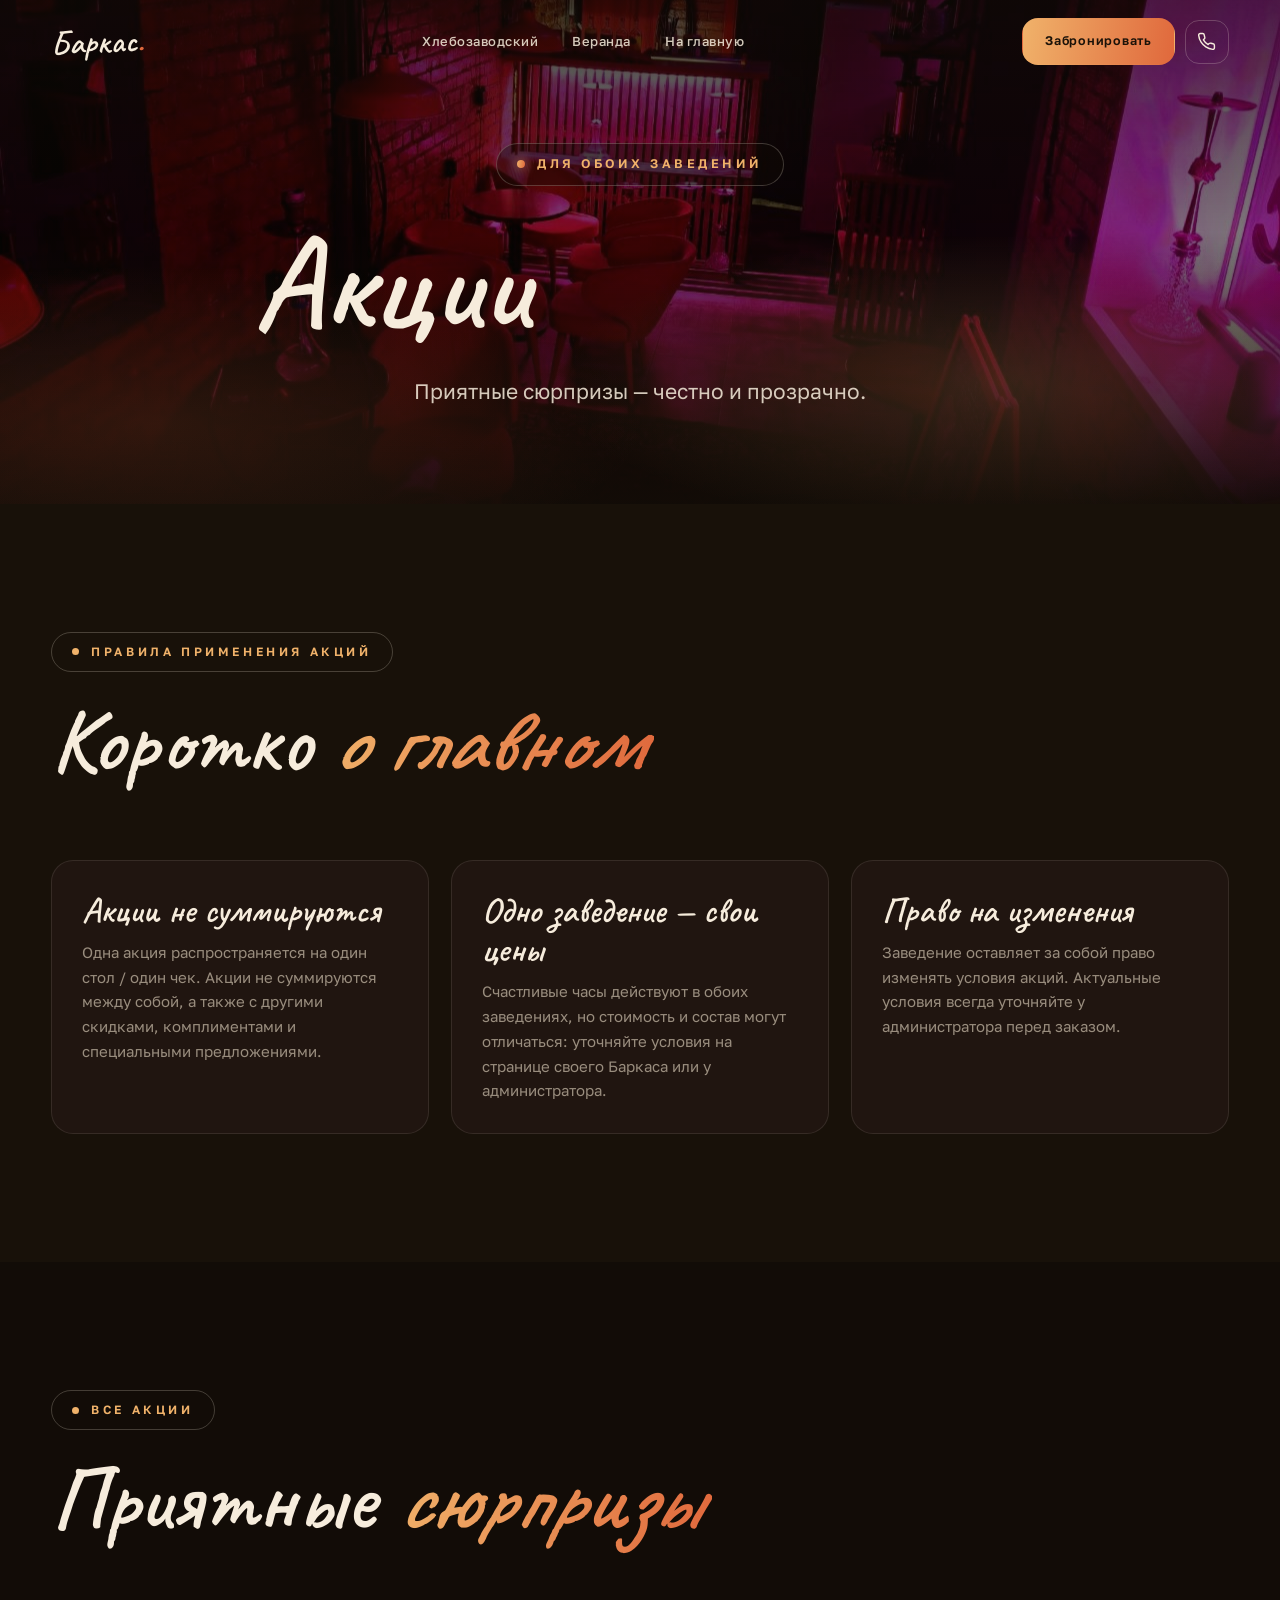
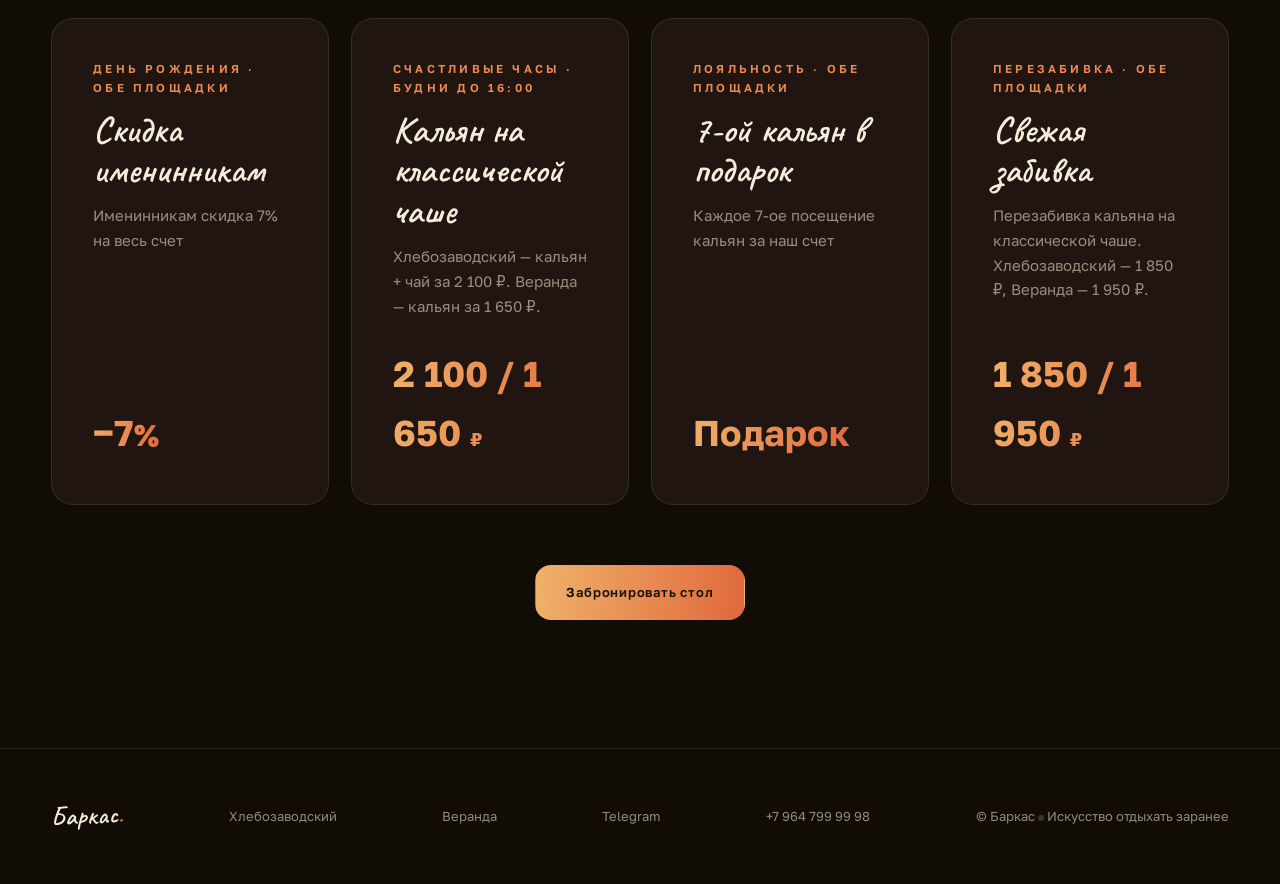
<file: promos.html>
<!DOCTYPE html>
<html lang="ru">
<head>
<meta charset="UTF-8">
<meta name="viewport" content="width=device-width, initial-scale=1.0">
<title>Акции и правила — Баркас</title>
<meta name="description" content="Акции сети Баркас: скидка именинникам, счастливые часы, 7-й кальян в подарок, перезабивка. Правила применения акций: акции не суммируются.">
<meta name="theme-color" content="#120c07">
<link rel="icon" href='data:image/svg+xml,<svg xmlns="http://www.w3.org/2000/svg" viewBox="0 0 64 64"><rect width="64" height="64" rx="16" fill="%23181109"/><text x="32" y="46" font-family="Comic Sans MS,cursive" font-size="30" fill="%23f0b26a" text-anchor="middle">Б.</text></svg>'>
<link rel="stylesheet" href="fonts/gf-local.css">
<link rel="stylesheet" href="assets/site.css?v=20261103">
</head>
<body>

<a class="skip-link" href="#rules">К правилам</a>

<header class="header" id="header">
  <div class="header__in">
    <a class="logo" href="index.html">Баркас<span>.</span></a>
    <nav class="nav" id="nav" aria-label="Разделы">
      <a href="barkas.html">Хлебозаводский</a>
      <a href="barkas-veranda.html">Веранда</a>
      <a href="index.html">На главную</a>
    </nav>
    <div class="header__actions">
      <a class="btn btn--solid header__book" href="#" data-open="bookModal" style="padding:12px 22px;font-size:12.5px"><span>Забронировать</span></a>
      <a class="icon-btn" href="tel:+79647999998" aria-label="Позвонить"><svg width="19" height="19" viewBox="0 0 24 24" fill="none" stroke="currentColor" stroke-width="1.8" stroke-linecap="round" stroke-linejoin="round"><path d="M22 16.92v3a2 2 0 0 1-2.18 2 19.79 19.79 0 0 1-8.63-3.07 19.5 19.5 0 0 1-6-6 19.79 19.79 0 0 1-3.07-8.67A2 2 0 0 1 4.11 2h3a2 2 0 0 1 2 1.72c.127.96.361 1.903.7 2.81a2 2 0 0 1-.45 2.11L8.09 9.91a16 16 0 0 0 6 6l1.27-1.27a2 2 0 0 1 2.11-.45c.907.339 1.85.573 2.81.7A2 2 0 0 1 22 16.92z"/></svg></a>
      <button class="burger" id="burger" aria-label="Меню" aria-expanded="false"><span></span></button>
    </div>
  </div>
</header>

<main id="top">

  <section class="hero hero--center" style="min-height:56svh">
    <div class="hero__bg" role="presentation" style="background-image:url('barkas_files/lounge-3.jpg')"></div>
    <div class="hero__veil" role="presentation"></div>
    <div class="hero__in" style="padding-bottom:60px">
      <p class="hero__eyebrow">Для обоих заведений</p>
      <h1 class="hero__title"><span data-split>Акции</span> <em data-split>и правила</em></h1>
      <p class="hero__sub">Приятные сюрпризы — честно и прозрачно.</p>
    </div>
  </section>

  <section class="section section--bg" id="rules">
    <div class="section__in">
      <div class="s-head reveal">
        <p class="chip">Правила применения акций</p>
        <h2 class="s-title">Коротко <em>о главном</em></h2>
      </div>
      <div class="cards-grid" data-stagger>
        <div class="card reveal">
          <div class="card__body">
            <h3 class="card__name">Акции не суммируются</h3>
            <p class="card__desc">Одна акция распространяется на один стол / один чек. Акции не суммируются между собой, а также с другими скидками, комплиментами и специальными предложениями.</p>
          </div>
        </div>
        <div class="card reveal">
          <div class="card__body">
            <h3 class="card__name">Одно заведение — свои цены</h3>
            <p class="card__desc">Счастливые часы действуют в обоих заведениях, но стоимость и состав могут отличаться: уточняйте условия на странице своего Баркаса или у администратора.</p>
          </div>
        </div>
        <div class="card reveal">
          <div class="card__body">
            <h3 class="card__name">Право на изменения</h3>
            <p class="card__desc">Заведение оставляет за собой право изменять условия акций. Актуальные условия всегда уточняйте у администратора перед заказом.</p>
          </div>
        </div>
      </div>
    </div>
  </section>

  <section class="section section--bg2" id="all">
    <div class="section__in">
      <div class="s-head reveal">
        <p class="chip">Все акции</p>
        <h2 class="s-title">Приятные <em>сюрпризы</em></h2>
      </div>
      <div class="promo-grid" data-stagger>
        <div class="promo reveal" data-item-id="promo-birthday">
          <p class="promo__tag">День рождения · обе площадки</p>
          <h3 class="promo__name" data-name>Скидка именинникам</h3>
          <p class="promo__desc" data-desc>Именинникам скидка 7% на весь счет</p>
          <p class="promo__value">−7<small>%</small></p>
        </div>
        <div class="promo reveal" data-item-id="promo-happy">
          <p class="promo__tag">Счастливые часы · будни до 16:00</p>
          <h3 class="promo__name" data-name>Кальян на классической чаше</h3>
          <p class="promo__desc" data-desc>Хлебозаводский — кальян + чай за 2 100 ₽. Веранда — кальян за 1 650 ₽.</p>
          <p class="promo__value">2 100 / 1 650 <span class="rub">₽</span></p>
        </div>
        <div class="promo reveal" data-item-id="promo-loyal">
          <p class="promo__tag">Лояльность · обе площадки</p>
          <h3 class="promo__name" data-name>7-ой кальян в подарок</h3>
          <p class="promo__desc" data-desc>Каждое 7-ое посещение кальян за наш счет</p>
          <p class="promo__value">Подарок</p>
        </div>
        <div class="promo reveal" data-item-id="promo-rebrew">
          <p class="promo__tag">Перезабивка · обе площадки</p>
          <h3 class="promo__name" data-name>Свежая забивка</h3>
          <p class="promo__desc" data-desc>Перезабивка кальяна на классической чаше. Хлебозаводский — 1 850 ₽, Веранда — 1 950 ₽.</p>
          <p class="promo__value">1 850 / 1 950 <span class="rub">₽</span></p>
        </div>
      </div>
      <div style="text-align:center;margin-top:clamp(36px,5vw,60px)" class="reveal">
        <a class="btn btn--solid" href="#" data-open="bookModal"><span>Забронировать стол</span></a>
      </div>
    </div>
  </section>

</main>

<footer class="footer">
  <div class="footer__in">
    <a class="footer__logo" href="index.html">Баркас<span>.</span></a>
    <a href="barkas.html">Хлебозаводский</a>
    <a href="barkas-veranda.html">Веранда</a>
    <a href="https://t.me/BarkasLounge" target="_blank" rel="noopener">Telegram</a>
    <a href="tel:+79647999998">+7 964 799 99 98</a>
    <p>© Баркас <span class="admin-dot" id="adminDot"></span> Искусство отдыхать заранее</p>
  </div>
</footer>

<div class="overlay" id="bookModal" role="dialog" aria-modal="true" aria-label="Бронирование стола">
  <div class="modal">
    <button class="modal__close" data-close aria-label="Закрыть">✕</button>
    <h3 class="modal__title">Бронь стола</h3>
    <p class="modal__sub">Подтвердим бронь по телефону</p>
    <div class="seg" id="bkSeg">
      <button type="button" class="active" data-mode="phone">По телефону</button>
      <button type="button" data-mode="form">Онлайн-форма</button>
    </div>
    <div id="bkPhoneView">
      <a class="btn btn--solid" style="width:100%" href="tel:+79647999998">Позвонить: +7 964 799 99 98</a>
      <p class="modal__note">Хлебозаводский: Пн–Пт 10:00–00:00, Сб–Вс 14:00–00:00. Веранда: Пн–Чт 12:00–00:00, Пт 12:00–06:00, Сб–Вс 14:00–06:00.</p>
    </div>
    <div id="bkFormView" style="display:none">
      <form id="bookForm" novalidate>
        <input class="hp" id="bkHp" tabindex="-1" autocomplete="off" aria-hidden="true">
        <div class="field">
          <label for="bkVenue">Заведение</label>
          <select id="bkVenue">
            <option value="khleb">Баркас Хлебозаводский · Хлебозаводский пр-д, 7а</option>
            <option value="veranda">Баркас Веранда · ул. Речников, 21 с7</option>
          </select>
        </div>
        <div class="field-row">
          <div class="field" id="bkDateF">
            <label for="bkDate">Дата</label>
            <input type="date" id="bkDate">
            <p class="err"></p>
          </div>
          <div class="field" id="bkTimeF">
            <label for="bkTime">Время</label>
            <select id="bkTime"></select>
            <p class="err"></p>
          </div>
        </div>
        <div class="field" id="bkNameF">
          <label for="bkName">Имя</label>
          <input id="bkName" type="text" autocomplete="name" placeholder="Как к вам обращаться">
          <p class="err"></p>
        </div>
        <div class="field" id="bkPhoneF">
          <label for="bkPhone">Телефон</label>
          <input id="bkPhone" type="tel" inputmode="tel" autocomplete="tel" placeholder="+7 (999) 123-45-67">
          <p class="err"></p>
        </div>
        <div class="field">
          <label for="bkGuests">Гостей</label>
          <div class="stepper">
            <button type="button" id="bkGuestsMinus" aria-label="Меньше">−</button>
            <output id="bkGuestsOut" aria-hidden="true">4</output>
            <button type="button" id="bkGuestsPlus" aria-label="Больше">+</button>
          </div>
          <input type="hidden" id="bkGuests" value="4">
        </div>
        <p class="form-msg" id="bookMsg"></p>
        <button class="btn btn--solid" type="submit" style="width:100%">Забронировать</button>
        <p class="modal__note">Мы позвоним вам для подтверждения брони.</p>
      </form>
    </div>
  </div>
</div>

<div class="overlay" id="loginModal" role="dialog" aria-modal="true" aria-label="Вход для сотрудников">
  <div class="modal">
    <button class="modal__close" data-close aria-label="Закрыть">✕</button>
    <h3 class="modal__title">Панель управления</h3>
    <p class="modal__sub">Доступ только для сотрудников</p>
    <form id="loginForm" novalidate>
      <div class="field">
        <label for="lgUser">Логин</label>
        <input id="lgUser" type="text" autocomplete="username">
      </div>
      <div class="field">
        <label for="lgPass">Пароль</label>
        <input id="lgPass" type="password" autocomplete="current-password">
      </div>
      <p class="form-msg" id="loginMsg"></p>
      <button class="btn btn--solid" type="submit" style="width:100%">Войти</button>
    </form>
  </div>
</div>

<div class="toast" role="status"></div>

<script src="assets/app.js?v=20261103"></script>

</body>
</html>
</file>
<file: fonts/gf-local.css>
/* cyrillic */
@font-face {
  font-family: 'Bad Script';
  font-style: normal;
  font-weight: 400;
  font-display: swap;
  src: url(BadScript-400-normal-cyrillic.woff2) format('woff2');
  unicode-range: U+0301, U+0400-045F, U+0490-0491, U+04B0-04B1, U+2116;
}

/* latin */
@font-face {
  font-family: 'Bad Script';
  font-style: normal;
  font-weight: 400;
  font-display: swap;
  src: url(BadScript-400-normal-latin.woff2) format('woff2');
  unicode-range: U+0000-00FF, U+0131, U+0152-0153, U+02BB-02BC, U+02C6, U+02DA, U+02DC, U+0304, U+0308, U+0329, U+2000-206F, U+20AC, U+2122, U+2191, U+2193, U+2212, U+2215, U+FEFF, U+FFFD;
}

/* cyrillic */
@font-face {
  font-family: 'Caveat';
  font-style: normal;
  font-weight: 500;
  font-display: swap;
  src: url(Caveat-500-normal-cyrillic.woff2) format('woff2');
  unicode-range: U+0301, U+0400-045F, U+0490-0491, U+04B0-04B1, U+2116;
}

/* latin */
@font-face {
  font-family: 'Caveat';
  font-style: normal;
  font-weight: 500;
  font-display: swap;
  src: url(Caveat-500-normal-latin.woff2) format('woff2');
  unicode-range: U+0000-00FF, U+0131, U+0152-0153, U+02BB-02BC, U+02C6, U+02DA, U+02DC, U+0304, U+0308, U+0329, U+2000-206F, U+20AC, U+2122, U+2191, U+2193, U+2212, U+2215, U+FEFF, U+FFFD;
}

/* cyrillic */
@font-face {
  font-family: 'Caveat';
  font-style: normal;
  font-weight: 600;
  font-display: swap;
  src: url(Caveat-600-normal-cyrillic.woff2) format('woff2');
  unicode-range: U+0301, U+0400-045F, U+0490-0491, U+04B0-04B1, U+2116;
}

/* latin */
@font-face {
  font-family: 'Caveat';
  font-style: normal;
  font-weight: 600;
  font-display: swap;
  src: url(Caveat-600-normal-latin.woff2) format('woff2');
  unicode-range: U+0000-00FF, U+0131, U+0152-0153, U+02BB-02BC, U+02C6, U+02DA, U+02DC, U+0304, U+0308, U+0329, U+2000-206F, U+20AC, U+2122, U+2191, U+2193, U+2212, U+2215, U+FEFF, U+FFFD;
}

/* cyrillic */
@font-face {
  font-family: 'Cormorant';
  font-style: italic;
  font-weight: 400;
  font-display: swap;
  src: url(Cormorant-400-italic-cyrillic.woff2) format('woff2');
  unicode-range: U+0301, U+0400-045F, U+0490-0491, U+04B0-04B1, U+2116;
}

/* latin */
@font-face {
  font-family: 'Cormorant';
  font-style: italic;
  font-weight: 400;
  font-display: swap;
  src: url(Cormorant-400-italic-latin.woff2) format('woff2');
  unicode-range: U+0000-00FF, U+0131, U+0152-0153, U+02BB-02BC, U+02C6, U+02DA, U+02DC, U+0304, U+0308, U+0329, U+2000-206F, U+20AC, U+2122, U+2191, U+2193, U+2212, U+2215, U+FEFF, U+FFFD;
}

/* cyrillic */
@font-face {
  font-family: 'Cormorant';
  font-style: italic;
  font-weight: 600;
  font-display: swap;
  src: url(Cormorant-600-italic-cyrillic.woff2) format('woff2');
  unicode-range: U+0301, U+0400-045F, U+0490-0491, U+04B0-04B1, U+2116;
}

/* latin */
@font-face {
  font-family: 'Cormorant';
  font-style: italic;
  font-weight: 600;
  font-display: swap;
  src: url(Cormorant-600-italic-latin.woff2) format('woff2');
  unicode-range: U+0000-00FF, U+0131, U+0152-0153, U+02BB-02BC, U+02C6, U+02DA, U+02DC, U+0304, U+0308, U+0329, U+2000-206F, U+20AC, U+2122, U+2191, U+2193, U+2212, U+2215, U+FEFF, U+FFFD;
}

/* cyrillic */
@font-face {
  font-family: 'Cormorant';
  font-style: normal;
  font-weight: 400;
  font-display: swap;
  src: url(Cormorant-400-normal-cyrillic.woff2) format('woff2');
  unicode-range: U+0301, U+0400-045F, U+0490-0491, U+04B0-04B1, U+2116;
}

/* latin */
@font-face {
  font-family: 'Cormorant';
  font-style: normal;
  font-weight: 400;
  font-display: swap;
  src: url(Cormorant-400-normal-latin.woff2) format('woff2');
  unicode-range: U+0000-00FF, U+0131, U+0152-0153, U+02BB-02BC, U+02C6, U+02DA, U+02DC, U+0304, U+0308, U+0329, U+2000-206F, U+20AC, U+2122, U+2191, U+2193, U+2212, U+2215, U+FEFF, U+FFFD;
}

/* cyrillic */
@font-face {
  font-family: 'Cormorant';
  font-style: normal;
  font-weight: 600;
  font-display: swap;
  src: url(Cormorant-600-normal-cyrillic.woff2) format('woff2');
  unicode-range: U+0301, U+0400-045F, U+0490-0491, U+04B0-04B1, U+2116;
}

/* latin */
@font-face {
  font-family: 'Cormorant';
  font-style: normal;
  font-weight: 600;
  font-display: swap;
  src: url(Cormorant-600-normal-latin.woff2) format('woff2');
  unicode-range: U+0000-00FF, U+0131, U+0152-0153, U+02BB-02BC, U+02C6, U+02DA, U+02DC, U+0304, U+0308, U+0329, U+2000-206F, U+20AC, U+2122, U+2191, U+2193, U+2212, U+2215, U+FEFF, U+FFFD;
}

/* cyrillic */
@font-face {
  font-family: 'Lora';
  font-style: italic;
  font-weight: 500;
  font-display: swap;
  src: url(Lora-500-italic-cyrillic.woff2) format('woff2');
  unicode-range: U+0301, U+0400-045F, U+0490-0491, U+04B0-04B1, U+2116;
}

/* latin */
@font-face {
  font-family: 'Lora';
  font-style: italic;
  font-weight: 500;
  font-display: swap;
  src: url(Lora-500-italic-latin.woff2) format('woff2');
  unicode-range: U+0000-00FF, U+0131, U+0152-0153, U+02BB-02BC, U+02C6, U+02DA, U+02DC, U+0304, U+0308, U+0329, U+2000-206F, U+20AC, U+2122, U+2191, U+2193, U+2212, U+2215, U+FEFF, U+FFFD;
}

/* cyrillic */
@font-face {
  font-family: 'Marck Script';
  font-style: normal;
  font-weight: 400;
  font-display: swap;
  src: url(MarckScript-400-normal-cyrillic.woff2) format('woff2');
  unicode-range: U+0301, U+0400-045F, U+0490-0491, U+04B0-04B1, U+2116;
}

/* latin */
@font-face {
  font-family: 'Marck Script';
  font-style: normal;
  font-weight: 400;
  font-display: swap;
  src: url(MarckScript-400-normal-latin.woff2) format('woff2');
  unicode-range: U+0000-00FF, U+0131, U+0152-0153, U+02BB-02BC, U+02C6, U+02DA, U+02DC, U+0304, U+0308, U+0329, U+2000-206F, U+20AC, U+2122, U+2191, U+2193, U+2212, U+2215, U+FEFF, U+FFFD;
}

/* cyrillic */
@font-face {
  font-family: 'Neucha';
  font-style: normal;
  font-weight: 400;
  font-display: swap;
  src: url(Neucha-400-normal-cyrillic.woff2) format('woff2');
  unicode-range: U+0301, U+0400-045F, U+0490-0491, U+04B0-04B1, U+2116;
}

/* latin */
@font-face {
  font-family: 'Neucha';
  font-style: normal;
  font-weight: 400;
  font-display: swap;
  src: url(Neucha-400-normal-latin.woff2) format('woff2');
  unicode-range: U+0000-00FF, U+0131, U+0152-0153, U+02BB-02BC, U+02C6, U+02DA, U+02DC, U+0304, U+0308, U+0329, U+2000-206F, U+20AC, U+2122, U+2191, U+2193, U+2212, U+2215, U+FEFF, U+FFFD;
}

/* cyrillic */
@font-face {
  font-family: 'Playfair Display';
  font-style: italic;
  font-weight: 500;
  font-display: swap;
  src: url(PlayfairDisplay-500-italic-cyrillic.woff2) format('woff2');
  unicode-range: U+0301, U+0400-045F, U+0490-0491, U+04B0-04B1, U+2116;
}

/* latin */
@font-face {
  font-family: 'Playfair Display';
  font-style: italic;
  font-weight: 500;
  font-display: swap;
  src: url(PlayfairDisplay-500-italic-latin.woff2) format('woff2');
  unicode-range: U+0000-00FF, U+0131, U+0152-0153, U+02BB-02BC, U+02C6, U+02DA, U+02DC, U+0304, U+0308, U+0329, U+2000-206F, U+20AC, U+2122, U+2191, U+2193, U+2212, U+2215, U+FEFF, U+FFFD;
}

/* cyrillic */
@font-face {
  font-family: 'Amatic SC';
  font-style: normal;
  font-weight: 400;
  font-display: swap;
  src: url(AmaticSC-400-normal-cyrillic.woff2) format('woff2');
  unicode-range: U+0301, U+0400-045F, U+0490-0491, U+04B0-04B1, U+2116;
}

/* latin */
@font-face {
  font-family: 'Amatic SC';
  font-style: normal;
  font-weight: 400;
  font-display: swap;
  src: url(AmaticSC-400-normal-latin.woff2) format('woff2');
  unicode-range: U+0000-00FF, U+0131, U+0152-0153, U+02BB-02BC, U+02C6, U+02DA, U+02DC, U+0304, U+0308, U+0329, U+2000-206F, U+20AC, U+2122, U+2191, U+2193, U+2212, U+2215, U+FEFF, U+FFFD;
}

/* cyrillic */
@font-face {
  font-family: 'Amatic SC';
  font-style: normal;
  font-weight: 700;
  font-display: swap;
  src: url(AmaticSC-700-normal-cyrillic.woff2) format('woff2');
  unicode-range: U+0301, U+0400-045F, U+0490-0491, U+04B0-04B1, U+2116;
}

/* latin */
@font-face {
  font-family: 'Amatic SC';
  font-style: normal;
  font-weight: 700;
  font-display: swap;
  src: url(AmaticSC-700-normal-latin.woff2) format('woff2');
  unicode-range: U+0000-00FF, U+0131, U+0152-0153, U+02BB-02BC, U+02C6, U+02DA, U+02DC, U+0304, U+0308, U+0329, U+2000-206F, U+20AC, U+2122, U+2191, U+2193, U+2212, U+2215, U+FEFF, U+FFFD;
}

/* latin */
@font-face {
  font-family: 'Cookie';
  font-style: normal;
  font-weight: 400;
  font-display: swap;
  src: url(Cookie-400-normal-latin.woff2) format('woff2');
  unicode-range: U+0000-00FF, U+0131, U+0152-0153, U+02BB-02BC, U+02C6, U+02DA, U+02DC, U+0304, U+0308, U+0329, U+2000-206F, U+20AC, U+2122, U+2191, U+2193, U+2212, U+2215, U+FEFF, U+FFFD;
}

/* latin */
@font-face {
  font-family: 'Kaushan Script';
  font-style: normal;
  font-weight: 400;
  font-display: swap;
  src: url(KaushanScript-400-normal-latin.woff2) format('woff2');
  unicode-range: U+0000-00FF, U+0131, U+0152-0153, U+02BB-02BC, U+02C6, U+02DA, U+02DC, U+0304, U+0308, U+0329, U+2000-206F, U+20AC, U+2122, U+2191, U+2193, U+2212, U+2215, U+FEFF, U+FFFD;
}

/* cyrillic */
@font-face {
  font-family: 'Lobster';
  font-style: normal;
  font-weight: 400;
  font-display: swap;
  src: url(Lobster-400-normal-cyrillic.woff2) format('woff2');
  unicode-range: U+0301, U+0400-045F, U+0490-0491, U+04B0-04B1, U+2116;
}

/* latin */
@font-face {
  font-family: 'Lobster';
  font-style: normal;
  font-weight: 400;
  font-display: swap;
  src: url(Lobster-400-normal-latin.woff2) format('woff2');
  unicode-range: U+0000-00FF, U+0131, U+0152-0153, U+02BB-02BC, U+02C6, U+02DA, U+02DC, U+0304, U+0308, U+0329, U+2000-206F, U+20AC, U+2122, U+2191, U+2193, U+2212, U+2215, U+FEFF, U+FFFD;
}

/* cyrillic */
@font-face {
  font-family: 'Pacifico';
  font-style: normal;
  font-weight: 400;
  font-display: swap;
  src: url(Pacifico-400-normal-cyrillic.woff2) format('woff2');
  unicode-range: U+0301, U+0400-045F, U+0490-0491, U+04B0-04B1, U+2116;
}

/* latin */
@font-face {
  font-family: 'Pacifico';
  font-style: normal;
  font-weight: 400;
  font-display: swap;
  src: url(Pacifico-400-normal-latin.woff2) format('woff2');
  unicode-range: U+0000-00FF, U+0131, U+0152-0153, U+02BB-02BC, U+02C6, U+02DA, U+02DC, U+0304, U+0308, U+0329, U+2000-206F, U+20AC, U+2122, U+2191, U+2193, U+2212, U+2215, U+FEFF, U+FFFD;
}

/* cyrillic */
@font-face {
  font-family: 'Pangolin';
  font-style: normal;
  font-weight: 400;
  font-display: swap;
  src: url(Pangolin-400-normal-cyrillic.woff2) format('woff2');
  unicode-range: U+0301, U+0400-045F, U+0490-0491, U+04B0-04B1, U+2116;
}

/* latin */
@font-face {
  font-family: 'Pangolin';
  font-style: normal;
  font-weight: 400;
  font-display: swap;
  src: url(Pangolin-400-normal-latin.woff2) format('woff2');
  unicode-range: U+0000-00FF, U+0131, U+0152-0153, U+02BB-02BC, U+02C6, U+02DA, U+02DC, U+0304, U+0308, U+0329, U+2000-206F, U+20AC, U+2122, U+2191, U+2193, U+2212, U+2215, U+FEFF, U+FFFD;
}

/* cyrillic */
@font-face {
  font-family: 'Pattaya';
  font-style: normal;
  font-weight: 400;
  font-display: swap;
  src: url(Pattaya-400-normal-cyrillic.woff2) format('woff2');
  unicode-range: U+0301, U+0400-045F, U+0490-0491, U+04B0-04B1, U+2116;
}

/* latin */
@font-face {
  font-family: 'Pattaya';
  font-style: normal;
  font-weight: 400;
  font-display: swap;
  src: url(Pattaya-400-normal-latin.woff2) format('woff2');
  unicode-range: U+0000-00FF, U+0131, U+0152-0153, U+02BB-02BC, U+02C6, U+02DA, U+02DC, U+0304, U+0308, U+0329, U+2000-206F, U+20AC, U+2122, U+2191, U+2193, U+2212, U+2215, U+FEFF, U+FFFD;
}

/* latin */
@font-face {
  font-family: 'Sriracha';
  font-style: normal;
  font-weight: 400;
  font-display: swap;
  src: url(Sriracha-400-normal-latin.woff2) format('woff2');
  unicode-range: U+0000-00FF, U+0131, U+0152-0153, U+02BB-02BC, U+02C6, U+02DA, U+02DC, U+2000-206F, U+20AC, U+2122, U+2191, U+2193, U+2212, U+2215, U+FEFF, U+FFFD;
}

/* Golos Text — cyrillic */
@font-face {
  font-family: 'Golos Text';
  font-style: normal;
  font-weight: 400;
  font-display: swap;
  src: url(GolosText-400-cyrillic.woff2) format('woff2');
  unicode-range: U+0301, U+0400-045F, U+0490-0491, U+04B0-04B1, U+2116;
}

/* Golos Text — latin */
@font-face {
  font-family: 'Golos Text';
  font-style: normal;
  font-weight: 400;
  font-display: swap;
  src: url(GolosText-400-latin.woff2) format('woff2');
  unicode-range: U+0000-00FF, U+0131, U+0152-0153, U+02BB-02BC, U+02C6, U+02DA, U+02DC, U+2000-206F, U+20AC, U+2122, U+2191, U+2193, U+2212, U+2215, U+FEFF, U+FFFD;
}

/* Golos Text — cyrillic */
@font-face {
  font-family: 'Golos Text';
  font-style: normal;
  font-weight: 500;
  font-display: swap;
  src: url(GolosText-500-cyrillic.woff2) format('woff2');
  unicode-range: U+0301, U+0400-045F, U+0490-0491, U+04B0-04B1, U+2116;
}

/* Golos Text — latin */
@font-face {
  font-family: 'Golos Text';
  font-style: normal;
  font-weight: 500;
  font-display: swap;
  src: url(GolosText-500-latin.woff2) format('woff2');
  unicode-range: U+0000-00FF, U+0131, U+0152-0153, U+02BB-02BC, U+02C6, U+02DA, U+02DC, U+2000-206F, U+20AC, U+2122, U+2191, U+2193, U+2212, U+2215, U+FEFF, U+FFFD;
}

/* Golos Text — cyrillic */
@font-face {
  font-family: 'Golos Text';
  font-style: normal;
  font-weight: 600;
  font-display: swap;
  src: url(GolosText-600-cyrillic.woff2) format('woff2');
  unicode-range: U+0301, U+0400-045F, U+0490-0491, U+04B0-04B1, U+2116;
}

/* Golos Text — latin */
@font-face {
  font-family: 'Golos Text';
  font-style: normal;
  font-weight: 600;
  font-display: swap;
  src: url(GolosText-600-latin.woff2) format('woff2');
  unicode-range: U+0000-00FF, U+0131, U+0152-0153, U+02BB-02BC, U+02C6, U+02DA, U+02DC, U+2000-206F, U+20AC, U+2122, U+2191, U+2193, U+2212, U+2215, U+FEFF, U+FFFD;
}

/* Golos Text — cyrillic */
@font-face {
  font-family: 'Golos Text';
  font-style: normal;
  font-weight: 700;
  font-display: swap;
  src: url(GolosText-700-cyrillic.woff2) format('woff2');
  unicode-range: U+0301, U+0400-045F, U+0490-0491, U+04B0-04B1, U+2116;
}

/* Golos Text — latin */
@font-face {
  font-family: 'Golos Text';
  font-style: normal;
  font-weight: 700;
  font-display: swap;
  src: url(GolosText-700-latin.woff2) format('woff2');
  unicode-range: U+0000-00FF, U+0131, U+0152-0153, U+02BB-02BC, U+02C6, U+02DA, U+02DC, U+2000-206F, U+20AC, U+2122, U+2191, U+2193, U+2212, U+2215, U+FEFF, U+FFFD;
}
</file>
<file: assets/site.css>
:root{
  --bg:#181109;
  --bg-2:#120c07;
  --bg-3:#251910;
  --card:#201510;
  --cream:#f6ecdc;
  --cream-soft:rgba(246,236,220,.85);
  --muted:rgba(228,214,194,.62);
  --line:rgba(246,236,220,.1);
  --line-strong:rgba(246,236,220,.22);
  --a1:#f0b26a;
  --a2:#e0683c;
  --a-small:#eb8a52;
  --grad:linear-gradient(100deg,var(--a1),var(--a2));
  --grad-line:linear-gradient(90deg,var(--a1),var(--a2));
  --venue:#f0b26a;
  --radius:22px;
  --radius-s:14px;
  --font-display:'Caveat',cursive;
  --font-body:'Golos Text','Segoe UI',system-ui,-apple-system,Roboto,Arial,sans-serif;
  --header-h:84px;
  --offset-x:clamp(20px,4vw,64px);
  --ease:cubic-bezier(.2,.65,.25,1);
  --glow:0 24px 70px -24px rgba(224,104,60,.45);
}
.v-khleb{
  --bg:#130e1a;--bg-2:#0d0a13;--bg-3:#1e1628;--card:#1a1325;
  --a1:#f08bc5;--a2:#86a8ec;--a-small:#eb9ecb;
  --grad:linear-gradient(100deg,var(--a1),var(--a2));
  --grad-line:linear-gradient(90deg,var(--a1),var(--a2));
  --venue:#f2a0cd;
  --glow:0 24px 70px -24px rgba(240,139,197,.45);
}
.v-veranda{--venue:#f0b26a}
.v-khleb .hero__eyebrow::before{box-shadow:0 0 12px rgba(242,160,205,.9);animation-name:candle-k}
.v-khleb .card:hover{border-color:rgba(240,139,197,.42)}
.v-khleb .pizza:hover{border-color:rgba(134,168,236,.45)}
.v-khleb .pizza__price{border-color:rgba(240,139,197,.4)}
.v-khleb .tea-cat:hover{border-color:rgba(240,139,197,.42)}
.v-khleb .vol b{border-color:rgba(240,139,197,.5)}
.v-khleb .promo:hover{border-color:rgba(134,168,236,.45)}
.v-khleb .contact-row__value a.phone{border-color:rgba(240,139,197,.42)}
.v-khleb .venue-link{border-color:rgba(240,139,197,.42)}
.v-khleb .field input:focus,.v-khleb .field select:focus,.v-khleb .field textarea:focus{box-shadow:0 0 0 3px rgba(240,139,197,.16)}
.v-khleb .form-msg--ok{background:rgba(240,139,197,.12);border-color:rgba(240,139,197,.4)}
.v-khleb .gallery img{filter:brightness(.9)}

*{margin:0;padding:0;box-sizing:border-box}
html{scroll-behavior:smooth}
body{
  font-family:var(--font-body);
  background:var(--bg);
  color:var(--cream);
  font-size:16.5px;
  line-height:1.65;
  -webkit-font-smoothing:antialiased;
  overflow-x:hidden;
}
img{display:block;max-width:100%}
a{color:inherit;text-decoration:none}
ul{list-style:none}
button{font-family:inherit;cursor:pointer;background:none;border:0;color:inherit}
section{scroll-margin-top:var(--header-h)}

.skip-link{
  position:absolute;left:16px;top:-60px;z-index:200;
  background:var(--cream);color:var(--bg-2);
  padding:10px 18px;border-radius:12px;font-size:14px;font-weight:600;
  transition:top .2s ease;
}
.skip-link:focus{top:14px}
:focus-visible{outline:2px solid var(--a1);outline-offset:3px;border-radius:6px}

.header{
  position:fixed;inset:0 0 auto 0;z-index:100;
  height:var(--header-h);
  display:flex;align-items:center;
  border-bottom:1px solid transparent;
  transition:background .35s ease,border-color .35s ease,height .35s ease;
}
.header.scrolled{height:68px;border-bottom-color:var(--line)}
.header::before{
  content:"";position:absolute;inset:0;z-index:-1;
  background:rgba(18,12,7,.88);
  backdrop-filter:blur(16px);
  -webkit-backdrop-filter:blur(16px);
  opacity:0;pointer-events:none;
  transition:opacity .35s ease;
}
.header.scrolled::before{opacity:1}
.header__in{
  width:100%;padding:0 var(--offset-x);
  display:flex;align-items:center;justify-content:space-between;gap:18px;
}
.logo{
  font-family:var(--font-display);font-weight:600;
  font-size:34px;line-height:1;
  transform:rotate(-2deg);
  white-space:nowrap;
}
.logo span{color:var(--a2)}
.nav{display:flex;align-items:center;gap:6px}
.nav a{
  font-size:13px;font-weight:500;letter-spacing:.04em;
  color:var(--cream-soft);
  padding:9px 14px;border-radius:999px;
  transition:color .25s ease,background .25s ease;
}
.nav a:hover{color:var(--cream);background:rgba(246,236,220,.07)}
.header__actions{display:flex;align-items:center;gap:10px;position:relative}
.icon-btn{
  display:flex;align-items:center;justify-content:center;
  width:44px;height:44px;
  border:1px solid var(--line-strong);border-radius:14px;
  color:var(--cream);
  transition:color .25s ease,border-color .25s ease,transform .25s ease,background .25s ease;
}
.icon-btn:hover{color:var(--a1);border-color:var(--a1);transform:translateY(-2px)}
.header__book{display:inline-flex}
.burger{
  display:none;
  width:44px;height:44px;
  border:1px solid var(--line-strong);border-radius:14px;
  position:relative;
}
.burger span,.burger span::before,.burger span::after{
  position:absolute;left:50%;top:50%;
  width:18px;height:2px;border-radius:2px;background:var(--cream);
  transform:translate(-50%,-50%);
  transition:transform .3s ease,background .3s ease;
}
.burger span::before,.burger span::after{content:""}
.burger span::before{transform:translate(-50%,-7px)}
.burger span::after{transform:translate(-50%,5.5px)}
.burger.open span{background:transparent}
.burger.open span::before{transform:translate(-50%,-50%) rotate(45deg)}
.burger.open span::after{transform:translate(-50%,-50%) rotate(-45deg)}

.tg-pop{
  position:absolute;top:calc(100% + 12px);right:0;z-index:120;
  min-width:250px;
  background:var(--bg-3);
  border:1px solid var(--line-strong);
  border-radius:18px;
  padding:8px;
  box-shadow:0 30px 60px -20px rgba(0,0,0,.85);
  opacity:0;visibility:hidden;pointer-events:none;
  transform:translateY(-8px);
  transition:opacity .25s ease,transform .25s ease,visibility .25s ease;
}
.tg-pop.open{opacity:1;visibility:visible;pointer-events:auto;transform:none}
.tg-pop__title{
  font-size:11px;letter-spacing:.22em;text-transform:uppercase;
  color:var(--muted);
  padding:8px 12px 6px;
}
.tg-pop a{
  display:flex;align-items:center;gap:12px;
  padding:12px;border-radius:12px;
  transition:background .25s ease;
}
.tg-pop a:hover{background:rgba(246,236,220,.06)}
.tg-pop svg{flex:none;color:var(--venue)}
.tg-pop b{display:block;font-size:14.5px;font-weight:600}
.tg-pop small{display:block;font-size:12.5px;color:var(--muted)}

.hero{
  position:relative;
  min-height:100svh;
  display:flex;flex-direction:column;justify-content:center;
  background:var(--bg-2);
  overflow:hidden;
}
.hero__bg{
  position:absolute;inset:-12% 0;
  background-position:center;background-size:cover;background-repeat:no-repeat;
  filter:brightness(.62) saturate(1.05);
  will-change:transform;
}
.hero__veil{position:absolute;inset:0}
.hero__veil{
  background:
    radial-gradient(50% 42% at 78% 76%,rgba(240,178,106,.16) 0%,transparent 70%),
    radial-gradient(55% 45% at 12% 84%,rgba(224,104,60,.14) 0%,transparent 70%),
    linear-gradient(to bottom,rgba(18,12,7,.6) 0%,rgba(18,12,7,.24) 46%,rgba(18,12,7,.97) 100%);
}
.v-khleb .hero__veil{
  background:
    radial-gradient(50% 42% at 78% 76%,rgba(240,139,197,.16) 0%,transparent 70%),
    radial-gradient(55% 45% at 12% 84%,rgba(134,168,236,.15) 0%,transparent 70%),
    linear-gradient(to bottom,rgba(13,10,19,.6) 0%,rgba(13,10,19,.24) 46%,rgba(13,10,19,.97) 100%);
}
.hero__in{
  position:relative;z-index:2;
  padding:calc(var(--header-h) + 24px) var(--offset-x) 130px;
  max-width:1280px;
}
.hero__eyebrow{
  display:inline-flex;align-items:center;gap:12px;
  font-size:12.5px;font-weight:600;letter-spacing:.28em;text-transform:uppercase;
  color:var(--venue);
  border:1px solid var(--line-strong);
  background:rgba(18,12,7,.4);
  border-radius:999px;
  padding:10px 20px;
  margin-bottom:30px;
  opacity:0;animation:fadeUp .9s var(--ease) .2s forwards;
}
.hero__eyebrow::before{
  content:"";width:8px;height:8px;border-radius:50%;
  background:var(--grad);
  box-shadow:0 0 12px rgba(240,178,106,.9);
  animation:candle 2.6s ease-in-out infinite;
}
.hero__title{
  font-family:var(--font-display);font-weight:600;
  font-size:clamp(58px,10.4vw,168px);
  line-height:1.02;
}
.hero__title em{
  font-style:italic;
  padding-right:.14em;
  background:var(--grad);
  -webkit-background-clip:text;background-clip:text;
  color:transparent;-webkit-text-fill-color:transparent;
}
.hero__title .ch{
  display:inline-block;
  opacity:0;transform:translateY(.4em) rotate(4deg);filter:blur(6px);
  animation:chIn .8s cubic-bezier(.19,.66,.22,1) forwards;
  animation-delay:calc(var(--i) * 36ms + 300ms);
}
.hero__sub{
  margin-top:24px;max-width:560px;
  font-size:clamp(17px,1.8vw,21px);line-height:1.6;
  color:var(--cream-soft);
  opacity:0;animation:fadeUp .9s var(--ease) 1.3s forwards;
}
.hero__cta{
  margin-top:36px;
  display:flex;flex-wrap:wrap;gap:14px;
  opacity:0;animation:fadeUp .9s var(--ease) 1.5s forwards;
}
.hero__meta{
  margin-top:38px;
  display:flex;flex-wrap:wrap;gap:10px;
  opacity:0;animation:fadeUp .9s var(--ease) 1.65s forwards;
}
.hero__meta span,.hero__meta a{
  display:inline-flex;align-items:center;
  font-size:13px;font-weight:500;letter-spacing:.06em;
  color:var(--cream-soft);
  border:1px solid var(--line);
  background:rgba(18,12,7,.4);
  border-radius:999px;
  padding:9px 18px;
  transition:color .25s ease,border-color .25s ease;
}
.hero__meta a:hover{color:var(--a1);border-color:var(--a1)}
.hero--center{text-align:center}
.hero--center .hero__in{margin:0 auto;display:flex;flex-direction:column;align-items:center}
.hero__scroll{
  position:absolute;z-index:2;
  right:var(--offset-x);bottom:0;
  writing-mode:vertical-rl;
  font-size:11px;letter-spacing:.4em;text-transform:uppercase;
  color:rgba(246,236,220,.6);
  display:flex;align-items:center;gap:14px;
  padding-bottom:36px;
  opacity:0;animation:fadeUp .9s var(--ease) 1.9s forwards;
}
.hero__scroll::after{
  content:"";width:1px;height:60px;
  background:linear-gradient(to bottom,var(--a1),var(--a2),transparent);
  animation:scrollPulse 2.2s ease-in-out infinite;
}

.section{padding:clamp(88px,10vw,150px) 0;position:relative}
.section--bg{background:var(--bg)}
.section--bg2{background:var(--bg-2)}
.section__in{max-width:1280px;margin:0 auto;padding:0 var(--offset-x)}
.s-head{margin-bottom:clamp(44px,5.6vw,76px)}
.chip{
  display:inline-flex;align-items:center;gap:12px;
  font-size:12px;font-weight:600;letter-spacing:.3em;text-transform:uppercase;
  color:var(--venue);
  border:1px solid var(--line-strong);border-radius:999px;
  padding:9px 20px;
  margin-bottom:22px;
}
.chip::before{content:"";width:7px;height:7px;border-radius:50%;background:var(--venue)}
.s-title{
  font-family:var(--font-display);font-weight:600;
  font-size:clamp(46px,7vw,104px);
  line-height:1.05;
}
.s-title em{
  font-style:italic;
  padding-right:.14em;
  background:var(--grad);
  -webkit-background-clip:text;background-clip:text;
  color:transparent;-webkit-text-fill-color:transparent;
}
.s-note{margin-top:18px;max-width:640px;font-size:16px;line-height:1.75;color:var(--muted)}

.btn{
  display:inline-flex;align-items:center;justify-content:center;gap:10px;
  font-size:13px;font-weight:600;letter-spacing:.06em;
  border-radius:16px;
  padding:16px 30px;
  border:1px solid transparent;
  transition:transform .3s var(--ease),box-shadow .3s ease,color .3s ease,border-color .3s ease,background .3s ease;
}
.btn--solid{background:var(--grad);color:#1b1208}
.btn--solid:hover{transform:translateY(-3px);box-shadow:var(--glow)}
.btn--ghost{border-color:var(--line-strong);color:var(--cream)}
.btn--ghost:hover{border-color:var(--a1);color:var(--a1);transform:translateY(-3px)}
.btn i{font-style:normal;transition:transform .3s ease}
.btn:hover i{transform:translateX(4px)}
.btn[disabled]{opacity:.55;pointer-events:none}

.badge{
  position:absolute;left:14px;top:14px;z-index:3;
  font-size:11px;font-weight:700;letter-spacing:.18em;text-transform:uppercase;
  color:#1b1208;
  background:var(--grad);
  border-radius:999px;
  padding:6px 14px;
}

.cards-grid{
  display:grid;
  grid-template-columns:repeat(auto-fit,minmax(270px,1fr));
  gap:clamp(14px,2vw,22px);
}
.card{
  background:var(--card);
  border:1px solid var(--line);
  border-radius:var(--radius);
  overflow:hidden;
  display:flex;flex-direction:column;
  transition:transform .45s var(--ease),border-color .35s ease,box-shadow .45s ease;
}
.card:hover{
  transform:translateY(-6px);
  border-color:rgba(240,178,106,.4);
  box-shadow:var(--glow);
}
.card__photo{position:relative;aspect-ratio:4/3;overflow:hidden}
.card__photo img{
  width:100%;height:100%;object-fit:cover;
  transition:transform .8s var(--ease);
}
.card:hover .card__photo img{transform:scale(1.06)}
.card__photo::after{
  content:"";position:absolute;inset:0;
  background:linear-gradient(to top,rgba(18,12,7,.5) 0%,transparent 50%);
}
.card__num{
  position:absolute;right:14px;top:14px;z-index:2;
  font-size:11px;font-weight:600;letter-spacing:.24em;
  color:var(--cream-soft);
  background:rgba(18,12,7,.66);
  backdrop-filter:blur(8px);-webkit-backdrop-filter:blur(8px);
  border:1px solid var(--line);
  border-radius:999px;
  padding:5px 12px;
}
.card__body{padding:clamp(22px,2.4vw,30px);display:flex;flex-direction:column;gap:10px;flex:1}
.card__name{
  font-family:var(--font-display);font-weight:600;
  font-size:clamp(29px,2.8vw,40px);line-height:1.1;
}
.card__desc{font-size:15px;line-height:1.65;color:var(--muted);flex:1}
.card__price{
  font-weight:700;
  font-size:clamp(24px,2.3vw,30px);
  border-top:1px solid var(--line);
  padding-top:16px;
  display:flex;align-items:baseline;gap:8px;
  transition:color .3s ease;
}
.card:hover .card__price{color:var(--a1)}
.card__price .rub{font-size:.55em;color:var(--a-small);font-weight:600}
.card__price .from{font-size:.55em;color:var(--muted);font-weight:500}

.pizza-grid{
  display:grid;
  grid-template-columns:repeat(auto-fit,minmax(min(100%,320px),1fr));
  gap:clamp(18px,2.4vw,28px);
}
.pizza{
  background:var(--card);
  border:1px solid var(--line);
  border-radius:var(--radius);
  overflow:hidden;
  display:flex;flex-direction:column;
  transition:transform .45s var(--ease),border-color .35s ease,box-shadow .45s ease;
}
.pizza:hover{
  transform:translateY(-6px);
  border-color:rgba(224,104,60,.45);
  box-shadow:var(--glow);
}
.pizza__photo{position:relative;aspect-ratio:16/11;overflow:hidden}
.pizza__photo img{
  width:100%;height:100%;object-fit:cover;
  transition:transform .8s var(--ease);
}
.pizza:hover .pizza__photo img{transform:scale(1.07)}
.pizza__photo::after{
  content:"";position:absolute;inset:0;
  background:linear-gradient(to top,rgba(18,12,7,.5) 0%,transparent 45%);
}
.pizza__price{
  position:absolute;right:14px;bottom:12px;z-index:2;
  font-weight:700;
  font-size:clamp(22px,2.1vw,27px);
  color:var(--a1);
  background:rgba(18,12,7,.78);
  backdrop-filter:blur(8px);-webkit-backdrop-filter:blur(8px);
  border:1px solid rgba(240,178,106,.35);
  border-radius:12px;
  padding:6px 16px;
}
.pizza__price .rub{font-size:.6em;color:var(--cream-soft);font-weight:600}
.pizza__body{padding:clamp(22px,2.4vw,30px);display:flex;flex-direction:column;gap:10px;flex:1}
.pizza__name{
  font-family:var(--font-display);font-weight:600;
  font-size:clamp(29px,2.8vw,40px);line-height:1.1;
}
.pizza__desc{font-size:15px;line-height:1.65;color:var(--muted);flex:1}
.pizza__meta{
  display:flex;align-items:center;justify-content:space-between;gap:12px;
  border-top:1px solid var(--line);
  padding-top:14px;
  font-size:13.5px;color:var(--muted);
}
.pizza__meta b{color:var(--cream-soft);font-weight:600}
.pizza__more{
  display:inline-flex;align-items:center;gap:8px;
  font-size:13.5px;font-weight:600;
  color:var(--a-small);
  transition:color .25s ease;
}
.pizza__more:hover{color:var(--a1)}

.tea-grid{
  display:grid;
  grid-template-columns:repeat(auto-fit,minmax(min(100%,430px),1fr));
  gap:clamp(24px,3vw,40px);
}
.tea-grid--3{grid-template-columns:repeat(auto-fit,minmax(min(100%,300px),1fr))}
.tea-grid + .tea-grid{margin-top:clamp(24px,3vw,40px)}
.tea-cat{
  border:1px solid var(--line);
  border-radius:var(--radius);
  padding:clamp(24px,2.8vw,38px);
  background:rgba(246,236,220,.02);
  transition:border-color .35s ease,background .35s ease,transform .45s var(--ease);
}
.tea-cat:hover{
  border-color:rgba(240,178,106,.4);
  background:rgba(246,236,220,.04);
  transform:translateY(-4px);
}
.tea-cat__head{
  display:flex;align-items:baseline;justify-content:space-between;gap:18px;
  padding-bottom:16px;
  border-bottom:1px solid var(--line-strong);
}
.tea-cat__name{
  font-family:var(--font-display);font-weight:600;
  font-size:clamp(30px,3vw,42px);line-height:1.1;
}
.tea-cat__price{
  font-weight:700;
  font-size:clamp(20px,2vw,26px);
  color:var(--a1);white-space:nowrap;
}
.tea-cat__price .rub{font-size:.62em;color:var(--a-small);font-weight:600}
.tea-cat__note{font-size:14px;line-height:1.65;color:var(--muted);padding:14px 0 4px}
.tea-cat li{padding:13px 0;border-bottom:1px solid var(--line);transition:padding-left .3s ease}
.tea-cat li:last-child{border-bottom:0}
.tea-cat li:hover{padding-left:10px}
.tea-cat li span:first-child{display:block;font-size:16.5px;font-weight:500;color:var(--cream)}
.tea-cat li span:last-child:not(:first-child){display:block;font-size:13.5px;color:var(--muted);margin-top:3px}
.tea-feature{display:flex;flex-direction:column;background:rgba(246,236,220,.03)}
.tea-feature__tag{
  font-family:var(--font-display);font-weight:600;
  font-size:27px;line-height:1;
  color:var(--a1);
  transform:rotate(-1.5deg);
  margin-bottom:10px;
}
.tea-feature__phrase{
  font-size:16px;line-height:1.7;
  color:var(--cream-soft);
  margin-top:10px;
}
.tea-feature .tea-cat__note{margin-top:auto;padding-top:18px}

.menu-list{border-top:1px solid var(--line)}
.menu-row{
  display:grid;
  grid-template-columns:minmax(0,1fr) auto;
  align-items:center;
  gap:8px 44px;
  padding:26px 0;
  border-bottom:1px solid var(--line);
  transition:padding-left .3s ease;
}
.menu-row:hover{padding-left:12px}
.menu-row__name{
  font-family:var(--font-display);font-weight:600;
  font-size:clamp(28px,3vw,42px);line-height:1.1;
}
.menu-row__price{
  display:flex;align-items:baseline;gap:14px;
  font-weight:700;
  font-size:clamp(21px,2.2vw,28px);
  white-space:nowrap;
  transition:color .3s ease;
}
.menu-row:hover .menu-row__price{color:var(--a1)}
.menu-row__price .unit{font-size:.55em;color:var(--a-small);font-weight:600}
.vol{display:inline-flex;align-items:baseline;gap:7px}
.vol b{
  font-size:.5em;font-weight:600;letter-spacing:.08em;
  color:var(--a1);
  border:1px solid rgba(240,178,106,.45);
  border-radius:8px;
  padding:3px 8px;
  line-height:1;
  transform:translateY(-2px);
}

.gallery{background:var(--bg-2);border-top:1px solid var(--line);border-bottom:1px solid var(--line)}
.gallery__head{text-align:center;padding:clamp(44px,6vw,84px) var(--offset-x) clamp(22px,3vw,36px)}
.gallery__grid{
  display:grid;
  grid-template-columns:repeat(6,1fr);
  gap:clamp(10px,1.4vw,18px);
  padding:0 var(--offset-x);
}
.gallery figure{
  grid-column:span 2;
  aspect-ratio:3/4;
  overflow:hidden;
  position:relative;
  border-radius:var(--radius-s);
}
.gallery figure:nth-child(4),
.gallery figure:nth-child(5){grid-column:span 3;aspect-ratio:16/10}
.gallery img{
  width:100%;height:112%;object-fit:cover;
  filter:sepia(.18) brightness(.88);
  transition:filter .5s ease,transform .8s var(--ease);
  will-change:transform;
}
.gallery figure:hover img{filter:sepia(0) brightness(1);transform:scale(1.05)}
.quote-band{text-align:center;padding:clamp(64px,8vw,120px) var(--offset-x) clamp(70px,9vw,130px)}
.quote-band p{
  font-family:var(--font-display);font-weight:600;
  font-size:clamp(34px,5.4vw,72px);
  line-height:1.15;
  max-width:980px;margin:0 auto;
}
.quote-band p span{
  background:var(--grad);
  -webkit-background-clip:text;background-clip:text;
  color:transparent;-webkit-text-fill-color:transparent;
  padding-right:.14em;
}

.promo-strip{
  display:flex;flex-wrap:wrap;align-items:center;justify-content:center;gap:10px 14px;
  padding:26px var(--offset-x);
  border-top:1px solid var(--line);
  background:var(--bg-2);
}
.promo-strip__label{
  font-family:var(--font-display);font-weight:600;
  font-size:24px;color:var(--a1);
}
.promo-strip a{
  display:inline-flex;align-items:center;gap:8px;
  font-size:13.5px;font-weight:600;
  color:var(--cream-soft);
  border:1px solid var(--line-strong);
  border-radius:999px;
  padding:9px 18px;
  transition:color .25s ease,border-color .25s ease;
}
.promo-strip a:hover{color:var(--a1);border-color:var(--a1)}

.promo-grid{
  display:grid;
  grid-template-columns:repeat(auto-fit,minmax(250px,1fr));
  gap:clamp(14px,2vw,22px);
}
.promo{
  background:var(--card);
  border:1px solid var(--line);
  border-radius:var(--radius);
  padding:clamp(26px,3.2vw,44px);
  display:flex;flex-direction:column;gap:12px;
  transition:border-color .35s ease,transform .45s var(--ease),box-shadow .45s ease;
}
.promo:hover{
  transform:translateY(-6px);
  border-color:rgba(224,104,60,.45);
  box-shadow:var(--glow);
}
.promo__tag{font-size:11.5px;font-weight:600;letter-spacing:.28em;text-transform:uppercase;color:var(--a-small)}
.promo__name{
  font-family:var(--font-display);font-weight:600;
  font-size:clamp(29px,2.9vw,40px);line-height:1.1;
}
.promo__desc{font-size:15px;line-height:1.65;color:var(--muted)}
.promo__value{
  font-weight:700;
  font-size:clamp(26px,2.8vw,36px);
  margin-top:auto;padding-top:14px;
  background:var(--grad);
  -webkit-background-clip:text;background-clip:text;
  color:transparent;-webkit-text-fill-color:transparent;
  width:max-content;max-width:100%;
}
.promo__value .rub{font-size:.5em}
.promo__rules{
  display:inline-flex;align-items:center;gap:8px;
  font-size:13.5px;font-weight:600;
  color:var(--a-small);
  margin-top:4px;
  transition:color .25s ease;
}
.promo__rules:hover{color:var(--a1)}

.contacts-list{border-top:1px solid var(--line)}
.contact-row{
  display:grid;
  grid-template-columns:200px minmax(0,1fr);
  gap:10px 40px;
  padding:34px 0;
  border-bottom:1px solid var(--line);
  align-items:baseline;
}
.contact-row__label{font-size:12px;font-weight:600;letter-spacing:.26em;text-transform:uppercase;color:var(--venue)}
.contact-row__value{font-size:clamp(18px,2vw,23px);line-height:1.6}
.contact-row__value a.phone{
  font-family:var(--font-display);font-weight:600;
  font-size:clamp(28px,3.4vw,48px);
  border-bottom:2px solid rgba(240,178,106,.4);
  transition:color .25s ease,border-color .25s ease;
}
.contact-row__value a.phone:hover{color:var(--a1);border-color:var(--a1)}
.contact-row__value .dim{color:var(--muted);font-size:.78em}
.contact-row__value .btn{margin-top:18px}
.venue-link{
  display:inline-flex;align-items:baseline;gap:14px;
  font-family:var(--font-display);font-weight:600;
  font-size:clamp(21px,2.2vw,28px);
  border-bottom:2px solid rgba(240,178,106,.4);
  padding-bottom:2px;
  transition:color .25s ease,border-color .25s ease;
}
.venue-link:hover{color:var(--a1)}
.venue-link .dim{
  font-family:var(--font-body);font-weight:400;
  font-size:.58em;letter-spacing:.08em;text-transform:uppercase;color:var(--muted);
}

.venues{
  width:100%;max-width:1280px;margin:0 auto;
  padding:clamp(46px,6vw,90px) var(--offset-x) clamp(70px,8vw,120px);
  display:grid;
  grid-template-columns:repeat(auto-fit,minmax(min(100%,400px),1fr));
  gap:clamp(18px,2.6vw,30px);
}
.venue-card{
  --vc1:#f08bc5;--vc2:#86a8ec;
  position:relative;
  min-height:540px;
  border:1px solid var(--line);
  border-radius:var(--radius);
  overflow:hidden;
  display:flex;align-items:flex-end;
  transition:transform .5s var(--ease),border-color .35s ease,box-shadow .5s ease;
}
.venue-card--vr{--vc1:#f0b26a;--vc2:#e0683c}
.venue-card:hover{
  transform:translateY(-8px);
  border-color:var(--vc1);
  box-shadow:0 40px 80px -40px rgba(0,0,0,.85);
}
.venue-card__bg{
  position:absolute;inset:0;
  background-size:cover;background-position:center;
  filter:brightness(.58) saturate(1.05);
  transition:transform .9s var(--ease),filter .5s ease;
}
.venue-card:hover .venue-card__bg{transform:scale(1.06);filter:brightness(.66)}
.venue-card__veil{
  position:absolute;inset:0;
  background:
    radial-gradient(60% 45% at 85% 90%,color-mix(in srgb,var(--vc2) 20%,transparent) 0%,transparent 70%),
    linear-gradient(to bottom,rgba(18,12,7,.2) 0%,rgba(18,12,7,.5) 55%,rgba(18,12,7,.95) 100%);
}
.venue-card__body{
  position:relative;z-index:2;
  width:100%;
  padding:clamp(26px,3vw,40px);
  display:flex;flex-direction:column;gap:12px;
}
.venue-card__kind{font-size:11.5px;font-weight:600;letter-spacing:.26em;text-transform:uppercase;color:var(--vc1)}
.venue-card__name{
  font-family:var(--font-display);font-weight:600;
  font-size:clamp(40px,4.4vw,62px);line-height:1.05;
}
.venue-card__name em{
  font-style:italic;padding-right:.12em;
  background:linear-gradient(100deg,var(--vc1),var(--vc2));
  -webkit-background-clip:text;background-clip:text;
  color:transparent;-webkit-text-fill-color:transparent;
}
.venue-card__addr{font-size:15.5px;color:var(--cream-soft)}
.venue-card__hours{font-size:13.5px;color:var(--muted)}
.venue-card__btn{
  margin-top:12px;
  display:inline-flex;align-items:center;gap:12px;
  align-self:flex-start;
  font-size:13px;font-weight:600;
  color:var(--cream);
  border:1px solid var(--line-strong);
  border-radius:14px;
  padding:14px 26px;
  transition:color .3s ease,border-color .3s ease,background .3s ease;
}
.venue-card:hover .venue-card__btn{background:var(--grad);border-color:transparent;color:#1b1208}
.venue-card__btn i{font-style:normal;transition:transform .3s ease}
.venue-card:hover .venue-card__btn i{transform:translateX(5px)}

.footer{background:var(--bg-2);color:var(--muted);padding:46px 0;border-top:1px solid var(--line)}
.footer__in{
  max-width:1280px;margin:0 auto;padding:0 var(--offset-x);
  display:flex;flex-wrap:wrap;gap:14px 36px;
  align-items:center;justify-content:space-between;
  font-size:13px;
}
.footer__logo{
  font-family:var(--font-display);font-weight:600;
  font-size:26px;color:var(--cream);
  transform:rotate(-2deg);
}
.footer__logo span{color:var(--a2)}
.footer a{transition:color .25s ease}
.footer a:hover{color:var(--cream)}
.footer .admin-dot{
  display:inline-block;
  width:6px;height:6px;border-radius:50%;
  background:rgba(246,236,220,.18);
  cursor:default;
  transition:background .25s ease,box-shadow .25s ease;
}
.footer .admin-dot:hover{background:rgba(246,236,220,.6);box-shadow:0 0 8px rgba(246,236,220,.5)}

.mobilebar{
  position:fixed;left:12px;right:12px;bottom:12px;z-index:80;
  display:none;gap:10px;
  padding-bottom:env(safe-area-inset-bottom);
}
.mobilebar .btn{flex:1;padding:15px 10px;font-size:12.5px}

.overlay{
  position:fixed;inset:0;z-index:150;
  background:rgba(10,6,3,.7);
  backdrop-filter:blur(10px);-webkit-backdrop-filter:blur(10px);
  display:none;align-items:center;justify-content:center;
  padding:20px;
}
.overlay.open{display:flex}
.modal{
  width:100%;max-width:480px;
  max-height:min(92vh,760px);
  overflow:auto;
  background:var(--bg-3);
  border:1px solid var(--line-strong);
  border-radius:24px;
  padding:clamp(24px,3vw,36px);
  position:relative;
  animation:modalIn .35s var(--ease);
}
.modal--wide{max-width:640px}
.modal__close{
  position:absolute;right:16px;top:16px;
  width:40px;height:40px;
  display:flex;align-items:center;justify-content:center;
  border:1px solid var(--line-strong);border-radius:12px;
  font-size:17px;
  transition:color .25s ease,border-color .25s ease;
}
.modal__close:hover{color:var(--a1);border-color:var(--a1)}
.modal__title{
  font-family:var(--font-display);font-weight:600;
  font-size:clamp(32px,3.4vw,44px);line-height:1.05;
  margin-bottom:8px;padding-right:44px;
}
.modal__sub{font-size:14.5px;color:var(--muted);margin-bottom:22px}
.field{margin-bottom:16px}
.field label{
  display:block;
  font-size:12px;font-weight:600;letter-spacing:.14em;text-transform:uppercase;
  color:var(--muted);
  margin-bottom:8px;
}
.field input,.field select,.field textarea{
  width:100%;
  font-family:inherit;font-size:16px;color:var(--cream);
  background:rgba(246,236,220,.04);
  border:1px solid var(--line-strong);
  border-radius:14px;
  padding:13px 16px;
  outline:none;
  transition:border-color .25s ease,box-shadow .25s ease;
  color-scheme:dark;
}
.field input:focus,.field select:focus,.field textarea:focus{
  border-color:var(--a1);
  box-shadow:0 0 0 3px rgba(240,178,106,.15);
}
.field .err{
  display:none;
  font-size:13px;color:#ff9d7e;
  margin-top:6px;
}
.field.invalid input,.field.invalid select{border-color:#e0683c}
.field.invalid .err{display:block}
.field-row{display:grid;grid-template-columns:1fr 1fr;gap:14px}
.seg{
  display:grid;grid-template-columns:1fr 1fr;gap:6px;
  background:rgba(246,236,220,.04);
  border:1px solid var(--line);
  border-radius:14px;
  padding:6px;
  margin-bottom:20px;
}
.seg button{
  font-size:14px;font-weight:600;
  padding:11px;border-radius:10px;
  color:var(--muted);
  transition:background .25s ease,color .25s ease;
}
.seg button.active{background:var(--grad);color:#1b1208}
.stepper{display:flex;align-items:center;gap:14px}
.stepper button{
  width:44px;height:44px;
  border:1px solid var(--line-strong);border-radius:12px;
  font-size:20px;font-weight:600;
  transition:border-color .25s ease,color .25s ease;
}
.stepper button:hover{border-color:var(--a1);color:var(--a1)}
.stepper output{font-size:18px;font-weight:700;min-width:32px;text-align:center}
.modal__note{font-size:13px;line-height:1.6;color:var(--muted);margin-top:14px}
.modal__success{text-align:center;padding:20px 0}
.modal__success .big{
  font-family:var(--font-display);font-weight:600;
  font-size:44px;line-height:1.1;
  color:var(--a1);
  margin-bottom:10px;
}
.form-msg{
  display:none;
  font-size:14px;line-height:1.55;
  border-radius:12px;
  padding:12px 16px;
  margin-bottom:16px;
}
.form-msg.show{display:block}
.form-msg--err{background:rgba(224,104,60,.12);border:1px solid rgba(224,104,60,.4);color:#ffb59c}
.form-msg--ok{background:rgba(240,178,106,.12);border:1px solid rgba(240,178,106,.4);color:var(--a1)}
.hp{position:absolute;left:-9999px;opacity:0;height:0;overflow:hidden}
.kbju{
  display:grid;grid-template-columns:repeat(4,1fr);gap:10px;
  margin:18px 0 6px;
}
.kbju div{
  text-align:center;
  background:rgba(246,236,220,.04);
  border:1px solid var(--line);
  border-radius:14px;
  padding:14px 8px;
}
.kbju b{display:block;font-size:20px;font-weight:700;color:var(--a1)}
.kbju small{font-size:11.5px;color:var(--muted);letter-spacing:.08em;text-transform:uppercase}
.modal__photo{
  width:100%;
  aspect-ratio:16/10;
  object-fit:cover;
  border-radius:16px;
  margin-bottom:18px;
}

.toast{
  position:fixed;left:50%;bottom:90px;z-index:220;
  transform:translate(-50%,20px);
  background:var(--bg-3);
  border:1px solid var(--line-strong);
  border-radius:14px;
  padding:13px 22px;
  font-size:14px;font-weight:500;
  box-shadow:0 30px 60px -20px rgba(0,0,0,.85);
  opacity:0;pointer-events:none;
  transition:opacity .3s ease,transform .3s ease;
  max-width:calc(100vw - 40px);
  text-align:center;
}
.toast.show{opacity:1;transform:translate(-50%,0)}

.reveal{
  opacity:0;transform:translateY(32px);
  transition:opacity .8s ease,transform .8s cubic-bezier(.34,1.3,.4,1);
  transition-delay:var(--d,0ms);
}
.reveal.visible{opacity:1;transform:none}

@keyframes fadeUp{from{opacity:0;transform:translateY(24px)}to{opacity:1;transform:none}}
@keyframes chIn{to{opacity:1;transform:none;filter:blur(0)}}
@keyframes scrollPulse{
  0%,100%{transform:scaleY(.35);transform-origin:top}
  50%{transform:scaleY(1);transform-origin:top}
}
@keyframes candle{
  0%,100%{box-shadow:0 0 8px rgba(240,178,106,.7)}
  50%{box-shadow:0 0 16px rgba(240,178,106,1)}
}
@keyframes candle-k{
  0%,100%{box-shadow:0 0 8px rgba(242,160,205,.7)}
  50%{box-shadow:0 0 16px rgba(242,160,205,1)}
}
@keyframes modalIn{from{opacity:0;transform:translateY(26px) scale(.98)}to{opacity:1;transform:none}}

@media (max-width:920px){
  :root{--header-h:70px}
  .header__in{gap:10px}
  .header__book{display:none}
  .nav{
    position:fixed;top:0;left:0;right:0;bottom:0;z-index:90;
    background:rgba(18,12,7,.97);
    flex-direction:column;justify-content:center;gap:18px;
    opacity:0;visibility:hidden;pointer-events:none;
    transition:opacity .3s ease,visibility .3s ease;
  }
  .nav.open{opacity:1;visibility:visible;pointer-events:auto}
  .nav a{font-size:24px;padding:12px 26px}
  .burger{display:block;z-index:110}
  .header__actions .icon-btn{z-index:110}
  .contact-row{grid-template-columns:1fr;gap:6px}
  .gallery__grid{grid-template-columns:repeat(2,1fr)}
  .gallery figure,
  .gallery figure:nth-child(4),
  .gallery figure:nth-child(5){grid-column:auto;aspect-ratio:4/5}
  .hero__scroll{display:none}
  .menu-row{grid-template-columns:1fr auto}
  .menu-row__price{gap:10px}
  .venue-card{min-height:460px}
  .field-row{grid-template-columns:1fr}
  .kbju{grid-template-columns:repeat(2,1fr)}
}
@media (max-width:640px){
  .mobilebar{display:flex}
  .footer{padding-bottom:110px}
  .hero__cta .btn{flex:1;min-width:150px}
  .logo{font-size:30px}
}
@media (prefers-reduced-motion:reduce){
  *,*::before,*::after{animation-duration:.001s !important;transition-duration:.001s !important}
  .hero__title .ch{opacity:1;transform:none;filter:none}
  .hero__eyebrow,.hero__sub,.hero__cta,.hero__meta,.hero__scroll{opacity:1}
  .reveal{opacity:1;transform:none}
  html{scroll-behavior:auto}
}
</file>
